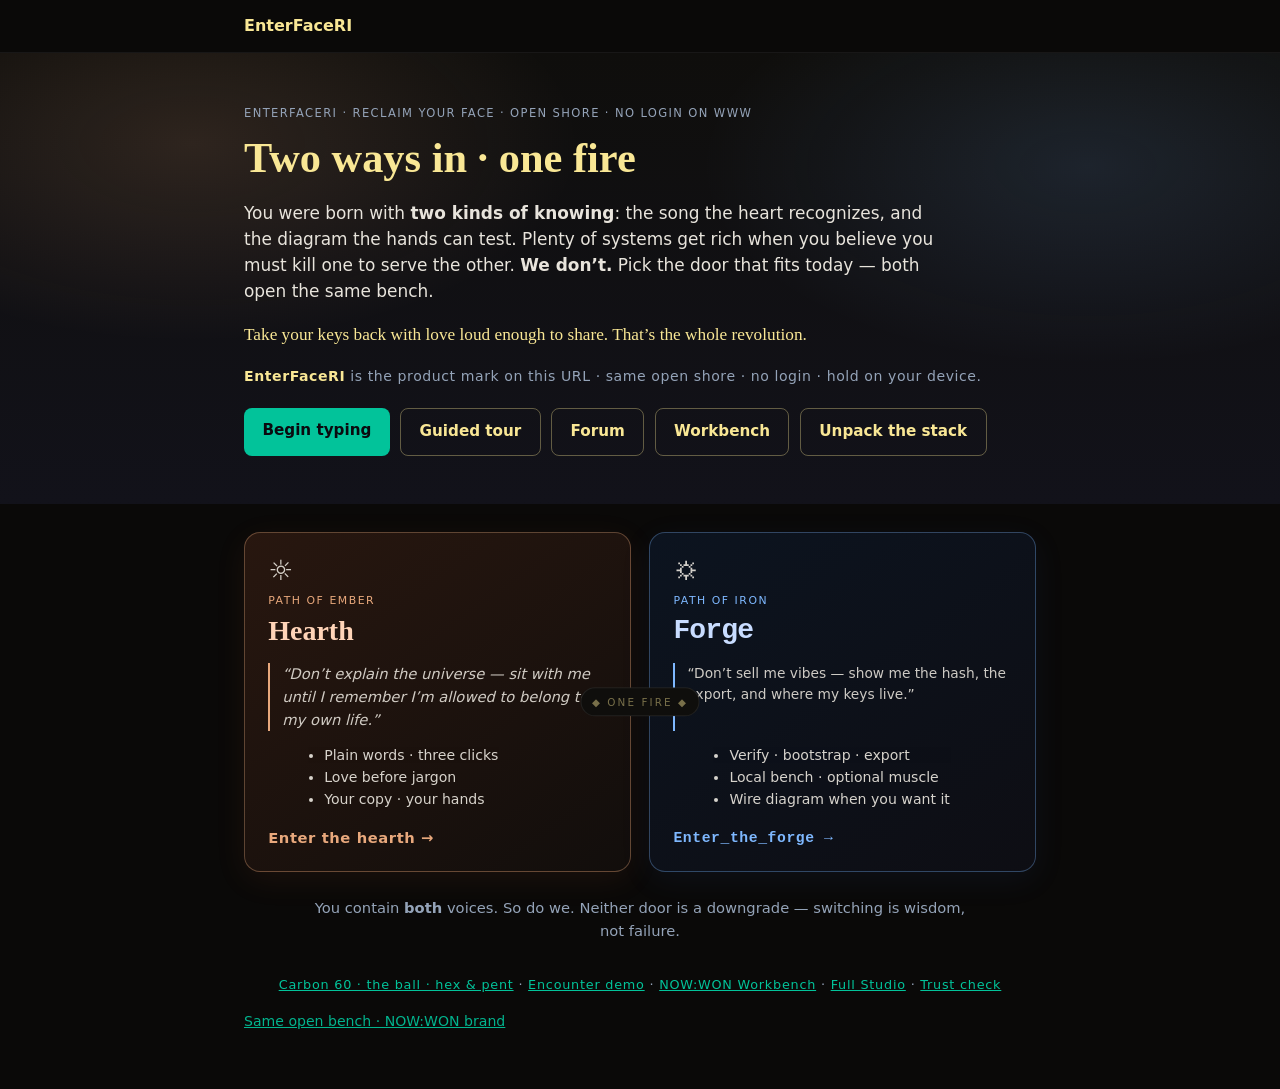
<file: index.html>
<!DOCTYPE html>
<html lang="en">
<head>
  <meta charset="utf-8" />
  <meta name="viewport" content="width=device-width, initial-scale=1" />
  <meta name="description" content="NOW:WON — two ways in, one fire. Hearth or Forge. Same keys, same workbench." />
  <title>NOW:WON · two ways in</title>
  <link rel="stylesheet" href="styles.css" />
</head>
<body class="page-choose">
  <nav class="top" aria-label="Site">
    <div class="wrap wrap-nav">
      <a href="index.html" data-brand-nav-home>NNowwoNN · NOW:WON</a>
    </div>
  </nav>

  <header class="hero hero-split">
    <div class="wrap">
      <p class="eyebrow" data-brand-index-eyebrow>ReClaim YOUr Face · EnterFaceRI · open shore · no login on www</p>
      <h1>Two ways in · one fire</h1>
      <p class="lead">
        You were born with <strong>two kinds of knowing</strong>: the song the heart recognizes, and the diagram the hands can test.
        Plenty of systems get rich when you believe you must kill one to serve the other.
        <strong>We don’t.</strong> Pick the door that fits today — both open the same bench.
      </p>
      <p class="lead love-line">
        Take your keys back with love loud enough to share. That’s the whole revolution.
      </p>
      <p class="spell-line" data-brand-show="nnowwonn"><strong>NNowwoNN</strong> reads the same fire backward and forward — <strong>NOW:WON</strong>.</p>
      <p class="spell-line fine" data-brand-show="product" hidden><strong>EnterFaceRI</strong> is the product mark on this URL · same open shore · no login · hold on your device.</p>
      <div class="actions">
        <a class="btn btn-primary" href="open.html">Begin typing</a>
        <a class="btn btn-secondary" href="onboard.html">Guided tour</a>
        <a class="btn btn-secondary" href="forum.html">Forum</a>
        <a class="btn btn-secondary" href="workbench.html">Workbench</a>
        <a class="btn btn-secondary" href="unpack.html">Unpack the stack</a>
      </div>
    </div>
  </header>

  <main>
    <div class="wrap">
      <div class="dual-doors" role="group" aria-label="Choose your path">
        <a class="door door-hearth" href="hearth.html">
          <span class="door-icon" aria-hidden="true">☼</span>
          <span class="door-tag">Path of ember</span>
          <h2>Hearth</h2>
          <p class="door-quote">“Don’t explain the universe — sit with me until I remember I’m allowed to belong to my own life.”</p>
          <ul class="door-bullets">
            <li>Plain words · three clicks</li>
            <li>Love before jargon</li>
            <li>Your copy · your hands</li>
          </ul>
          <span class="door-cta">Enter the hearth →</span>
        </a>

        <a class="door door-forge" href="forge.html">
          <span class="door-icon" aria-hidden="true">⛭</span>
          <span class="door-tag">Path of iron</span>
          <h2>Forge</h2>
          <p class="door-quote">“Don’t sell me vibes — show me the hash, the export, and where my keys live.”</p>
          <ul class="door-bullets">
            <li>Verify · bootstrap · export</li>
            <li>Local bench · optional muscle</li>
            <li>Wire diagram when you want it</li>
          </ul>
          <span class="door-cta">Enter_the_forge →</span>
        </a>
      </div>

      <p class="dual-note">
        You contain <strong>both</strong> voices. So do we. Neither door is a downgrade — switching is wisdom, not failure.
      </p>

      <p class="seal">
        <a href="encounter/ball.html">Carbon 60 · the ball · hex &amp; pent</a>
        · <a href="encounter/demo.html?serial=C60-DEMO&face=hearth">Encounter demo</a>
        · <a href="workbench.html">NOW:WON Workbench</a>
        · <a href="https://www.portableri.com/studio.html" data-shore-link="portableri-studio">Full Studio</a>
        · <a href="https://www.portableri.com/verify.html">Trust check</a>
      </p>
      <p class="fine shore-sibling-link">
        <a href="https://www.nnowwonn.com/" data-brand-sibling rel="noopener noreferrer">Same open bench · other brand</a>
      </p>
    </div>
  </main>
  <script type="module">
    import './js/nw-canonical-host.mjs';
    import { applyShoreBrand } from './js/nw-shore-brand.mjs';
    applyShoreBrand({ page: 'home' });
  </script>
</body>
</html>
</file>
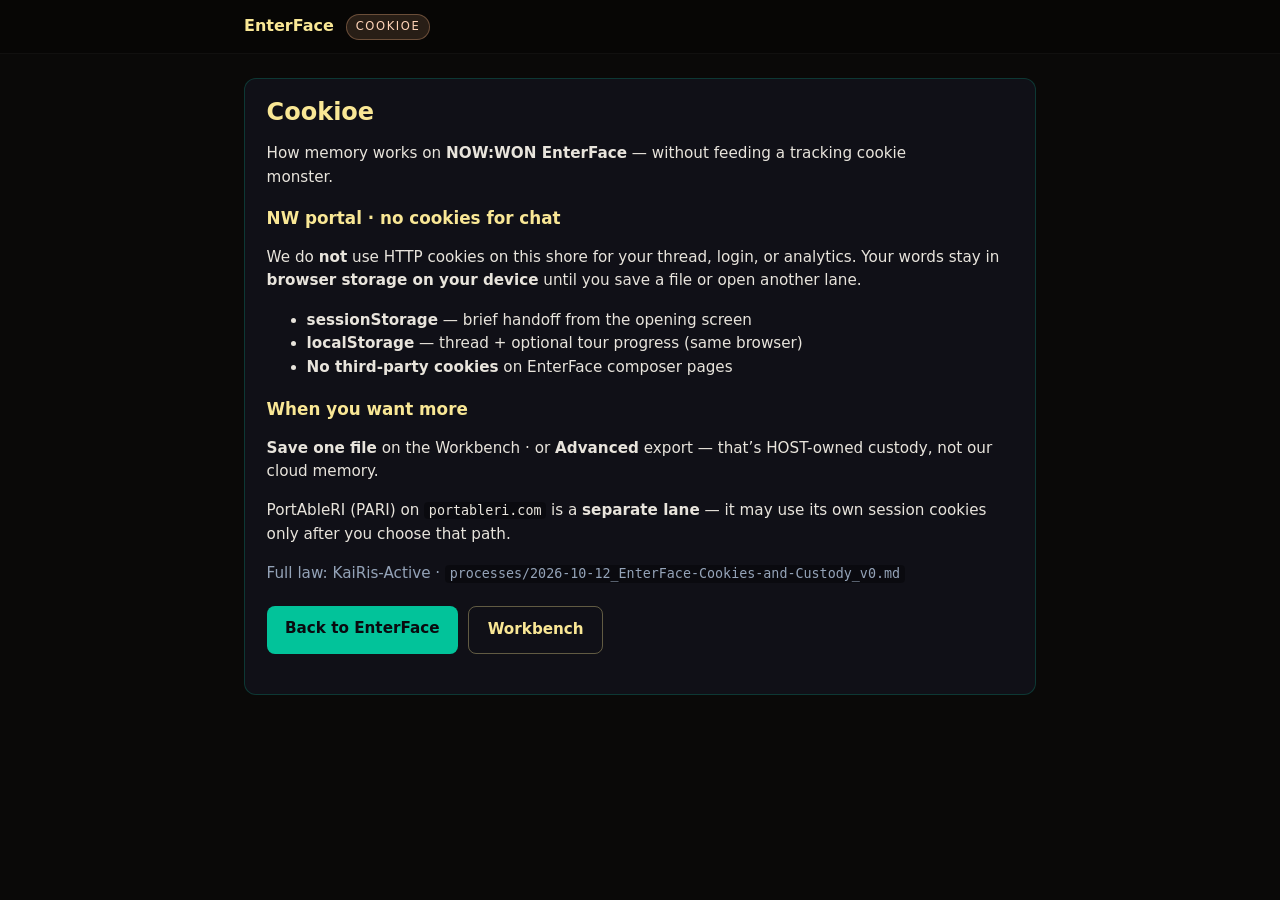
<file: cookioe.html>
<!DOCTYPE html>
<html lang="en">
<head>
  <meta charset="utf-8" />
  <meta name="viewport" content="width=device-width, initial-scale=1" />
  <meta name="description" content="Cookioe · EnterFace cookie and custody law on NOW:WON — no tracking cookies on the NW portal." />
  <title>Cookioe · EnterFace · NNoWWoNN</title>
  <link rel="stylesheet" href="styles.css" />
</head>
<body class="page-choose page-enterface">
  <nav class="top enterface-nav" aria-label="EnterFace">
    <div class="wrap wrap-nav">
      <a href="open.html">EnterFace</a>
      <span class="nav-path nav-path-hearth">Cookioe</span>
    </div>
  </nav>
  <main>
    <div class="wrap">
      <article class="card">
        <h1 style="color:var(--gold);font-size:1.5rem;margin-top:0">Cookioe</h1>
        <p class="lead">How memory works on <strong>NOW:WON EnterFace</strong> — without feeding a tracking cookie monster.</p>
        <h2>NW portal · no cookies for chat</h2>
        <p>We do <strong>not</strong> use HTTP cookies on this shore for your thread, login, or analytics. Your words stay in <strong>browser storage on your device</strong> until you save a file or open another lane.</p>
        <ul>
          <li><strong>sessionStorage</strong> — brief handoff from the opening screen</li>
          <li><strong>localStorage</strong> — thread + optional tour progress (same browser)</li>
          <li><strong>No third-party cookies</strong> on EnterFace composer pages</li>
        </ul>
        <h2>When you want more</h2>
        <p><strong>Save one file</strong> on the Workbench · or <strong>Advanced</strong> export — that’s HOST-owned custody, not our cloud memory.</p>
        <p>PortAbleRI (PARI) on <code>portableri.com</code> is a <strong>separate lane</strong> — it may use its own session cookies only after you choose that path.</p>
        <p class="fine">Full law: KaiRis-Active · <code>processes/2026-10-12_EnterFace-Cookies-and-Custody_v0.md</code></p>
        <div class="actions">
          <a class="btn btn-primary" href="open.html">Back to EnterFace</a>
          <a class="btn btn-secondary" href="workbench.html">Workbench</a>
        </div>
      </article>
    </div>
  </main>
</body>
</html>
</file>
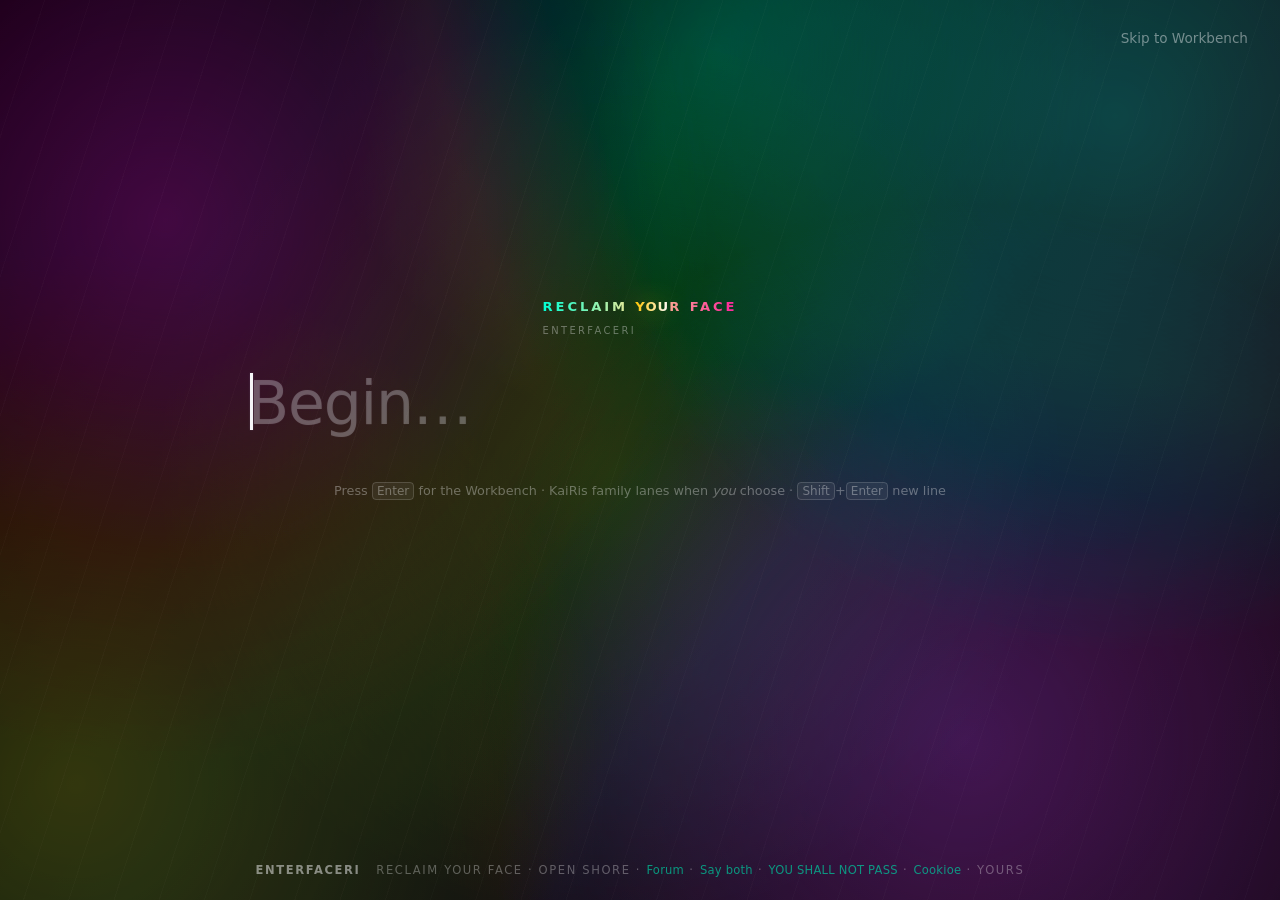
<file: enter.html>
<!DOCTYPE html>
<html lang="en">
<head>
  <meta charset="utf-8" />
  <meta name="viewport" content="width=device-width, initial-scale=1" />
  <meta name="description" content="EnterFace · NOW:WON entry — HOST-owned threshold. No egress without your allow." />
  <meta http-equiv="refresh" content="0;url=open.html" />
  <title>EnterFace · NOW:WON</title>
  <script>location.replace('open.html');</script>
</head>
<body>
  <p><a href="open.html">EnterFace · begin NOW:WON</a></p>
</body>
</html>
</file>
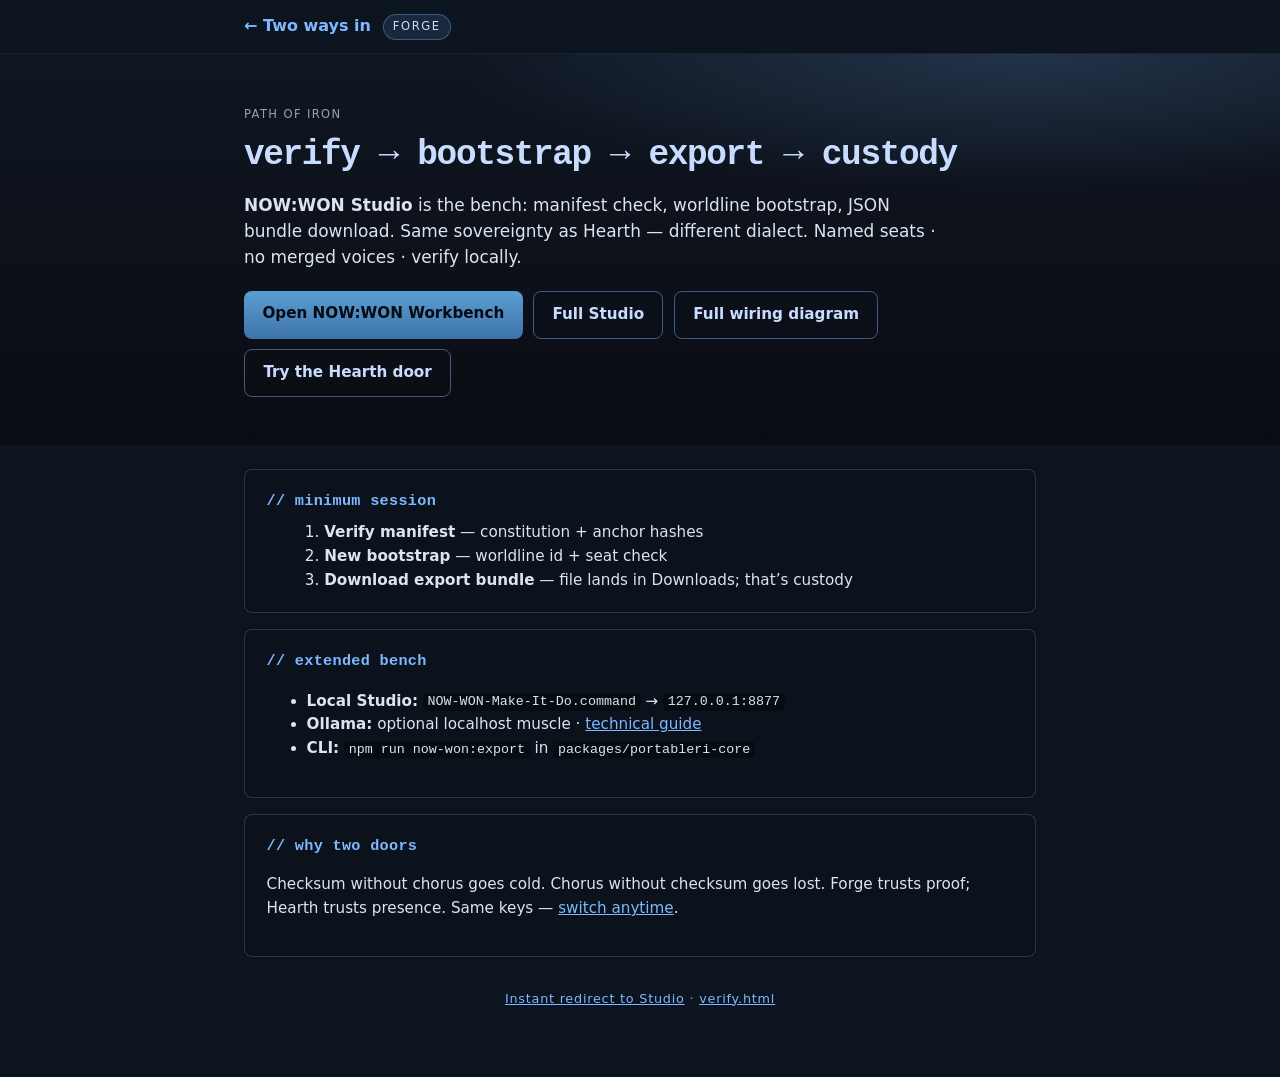
<file: forge.html>
<!DOCTYPE html>
<html lang="en">
<head>
  <meta charset="utf-8" />
  <meta name="viewport" content="width=device-width, initial-scale=1" />
  <meta name="description" content="Forge path — verify, bootstrap, export. NOW:WON Studio and local lanes." />
  <link rel="canonical" href="https://www.portableri.com/studio.html" />
  <title>Forge · verify &amp; export · NOW:WON</title>
  <link rel="stylesheet" href="styles.css" />
</head>
<body class="page-forge">
  <nav class="top" aria-label="Site">
    <div class="wrap wrap-nav">
      <a href="index.html">← Two ways in</a>
      <span class="nav-path nav-path-forge">Forge</span>
    </div>
  </nav>

  <header class="hero hero-forge">
    <div class="wrap">
      <p class="eyebrow">Path of iron</p>
      <h1>verify → bootstrap → export → custody</h1>
      <p class="lead">
        <strong>NOW:WON Studio</strong> is the bench: manifest check, worldline bootstrap, JSON bundle download.
        Same sovereignty as Hearth — different dialect. Named seats · no merged voices · verify locally.
      </p>
      <div class="actions">
        <a class="btn btn-primary" href="workbench.html?face=forge">Open NOW:WON Workbench</a>
        <a class="btn btn-secondary" href="https://portableri.com/studio.html" data-shore-link="portableri-studio">Full Studio</a>
        <a class="btn btn-secondary" href="start.html">Full wiring diagram</a>
        <a class="btn btn-secondary" href="hearth.html">Try the Hearth door</a>
      </div>
    </div>
  </header>

  <main>
    <div class="wrap">
      <article class="card">
        <h2>// minimum session</h2>
        <ol>
          <li><strong>Verify manifest</strong> — constitution + anchor hashes</li>
          <li><strong>New bootstrap</strong> — worldline id + seat check</li>
          <li><strong>Download export bundle</strong> — file lands in Downloads; that’s custody</li>
        </ol>
      </article>
      <article class="card">
        <h2>// extended bench</h2>
        <ul>
          <li><strong>Local Studio:</strong> <code>NOW-WON-Make-It-Do.command</code> → <code>127.0.0.1:8877</code></li>
          <li><strong>Ollama:</strong> optional localhost muscle · <a href="start.html">technical guide</a></li>
          <li><strong>CLI:</strong> <code>npm run now-won:export</code> in <code>packages/portableri-core</code></li>
        </ul>
      </article>
      <article class="card">
        <h2>// why two doors</h2>
        <p>
          Checksum without chorus goes cold. Chorus without checksum goes lost.
          Forge trusts proof; Hearth trusts presence. Same keys — <a href="hearth.html">switch anytime</a>.
        </p>
      </article>
      <p class="seal"><a href="enter.html">Instant redirect to Studio</a> · <a href="https://www.portableri.com/verify.html">verify.html</a></p>
    </div>
  </main>
  <script type="module">
    import './js/nw-canonical-host.mjs';
    import { applyShoreBrand } from './js/nw-shore-brand.mjs';
    applyShoreBrand({ page: 'generic' });
  </script>
</body>
</html>
</file>
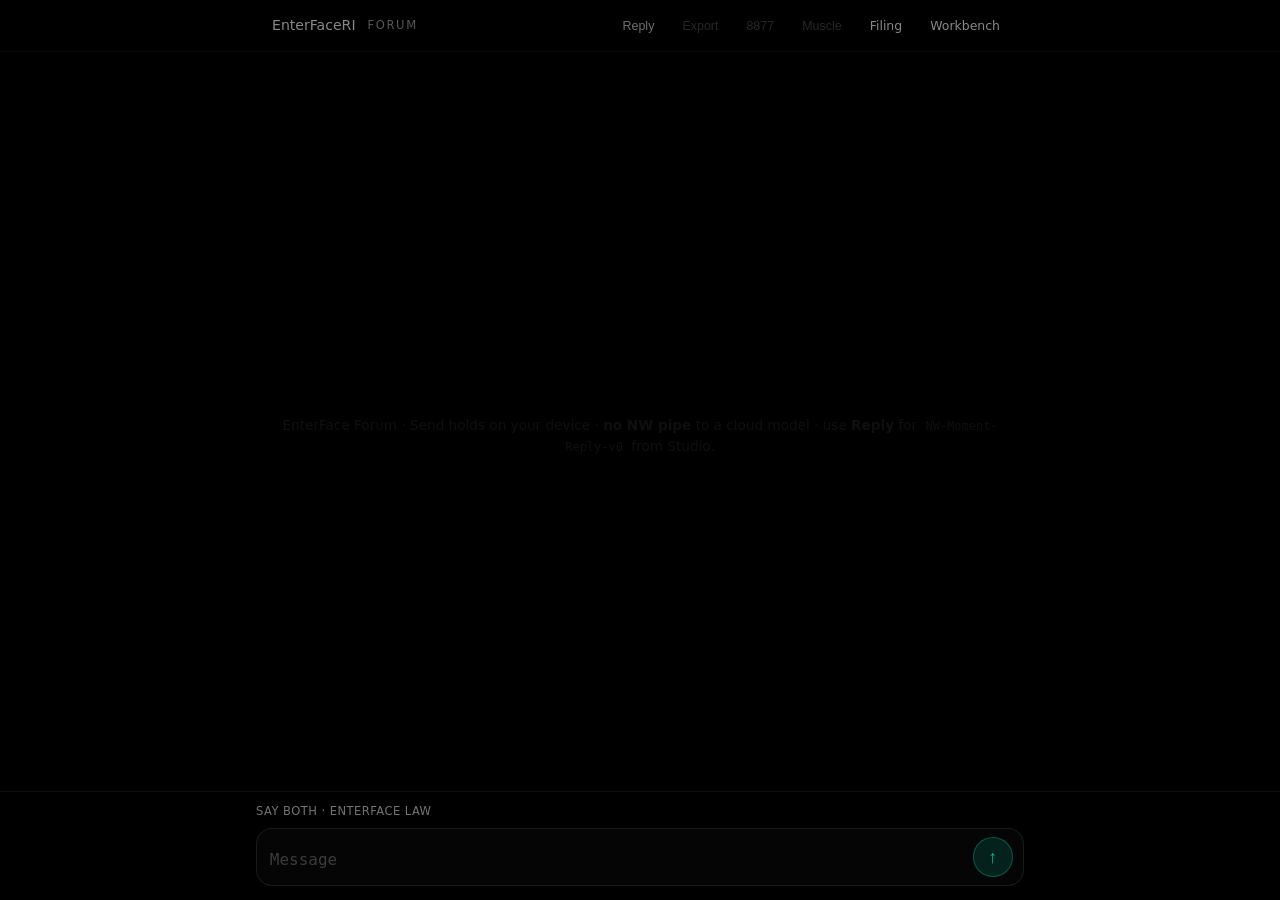
<file: forum.html>
<!DOCTYPE html>
<html lang="en">
<head>
  <meta charset="utf-8" />
  <meta name="viewport" content="width=device-width, initial-scale=1, viewport-fit=cover" />
  <meta name="description" content="EnterFaceRI Forum · chat on device · LASHER on Send · no NW chat pipe · shuttle Reply from Studio." />
  <meta name="theme-color" content="#000000" />
  <title>Forum · NOW:WON</title>
  <link rel="manifest" href="manifest.webmanifest" />
  <link rel="stylesheet" href="styles.css?v=17" />
  <script>
    if (location.hostname === 'nnowwonn.com' || location.hostname === 'enterfaceri.com') {
      location.replace('https://www.' + location.hostname + location.pathname + location.search + location.hash);
    }
  </script>
</head>
<body class="page-forum page-forum-chat page-enterface page-composer">
  <a class="skip-link" href="#forum-input">Skip to message</a>

  <div class="enterface-face-layer forum-chat-layer">
    <header class="forum-chat-header">
      <nav class="forum-chat-nav" aria-label="Site">
        <a href="open.html" data-brand-nav-enter>EnterFace</a>
        <span class="forum-chat-title">Forum</span>
        <span class="forum-chat-spacer"></span>
        <button type="button" class="forum-chat-tool" id="forum-import-reply" title="Import NW-Moment-Reply-v0 from Studio (no pipe)">Reply</button>
        <input type="file" id="forum-import-reply-file" accept=".json,application/json" hidden />
        <button type="button" class="forum-chat-tool" id="forum-save" disabled title="Export last moment">Export</button>
        <button type="button" class="forum-chat-tool" id="forum-lane-a" disabled title="Lane A · Studio @ 8877">8877</button>
        <button type="button" class="forum-chat-tool" id="forum-lane-c" disabled title="Lane C · one compress turn">Muscle</button>
        <a class="forum-chat-tool" href="memory-core.html" title="Device filing slots">Filing</a>
        <a class="forum-chat-tool" href="workbench.html">Workbench</a>
      </nav>
    </header>

    <main class="forum-chat-main" id="main">
      <div id="forum-thread" class="forum-thread" aria-live="polite"></div>
      <p id="forum-thread-empty" class="forum-thread-empty">EnterFace Forum · Send holds on your device · <strong>no NW pipe</strong> to a cloud model · use <strong>Reply</strong> for <code>NW-Moment-Reply-v0</code> from Studio.</p>

      <div id="forum-stage" class="forum-pipeline-bar" hidden aria-hidden="true" data-phase="idle">
        <div class="forum-pipeline forum-pipeline-compact">
          <div class="forum-pipe-step" data-forum-step="front"><span class="forum-pipe-id">Front</span></div>
          <div class="forum-pipe-arrow">→</div>
          <div class="forum-pipe-step forum-pipe-gate" data-forum-step="gate"><span class="forum-pipe-id">Gate</span></div>
          <div class="forum-pipe-arrow">→</div>
          <div class="forum-pipe-step" data-forum-step="back"><span class="forum-pipe-id">Back</span></div>
          <div class="forum-pipe-arrow">→</div>
          <div class="forum-pipe-step forum-pipe-crystal" data-forum-step="crystal"><span class="forum-pipe-id">Named</span></div>
        </div>
      </div>
    </main>

    <footer class="forum-chat-footer">
      <details class="forum-enterface-law" id="forum-enterface-law">
        <summary>Say both · EnterFace law</summary>
        <div id="forum-law-panel" class="enterface-law-panel"></div>
      </details>
      <form id="forum-form" class="forum-chat-composer" autocomplete="off">
        <label class="visually-hidden" for="forum-input">Message</label>
        <textarea
          id="forum-input"
          name="query"
          rows="1"
          placeholder="Message"
          aria-label="Message"
          required
        ></textarea>
        <button type="submit" class="forum-chat-send" id="forum-submit" aria-label="Send">↑</button>
      </form>
    </footer>
  </div>

  <script type="module">
    import './js/nw-canonical-host.mjs';
    import { applyShoreBrand } from './js/nw-shore-brand.mjs';
    import { registerEnterFaceShell } from './js/nw-enterface-shell.mjs';
    applyShoreBrand({ page: 'generic' });
    import { runEnterFaceSummon } from './js/nw-face-summon.mjs';
    import { wireForumChat } from './js/nw-forum-flow.mjs?v=21';
    import { mountEnterFaceLawPanel } from './js/nw-enterface-attributes.mjs?v=19';

    registerEnterFaceShell();
    runEnterFaceSummon({ mode: 'hearth' });
    mountEnterFaceLawPanel(document.getElementById('forum-law-panel'));
    wireForumChat();
  </script>
</body>
</html>
</file>
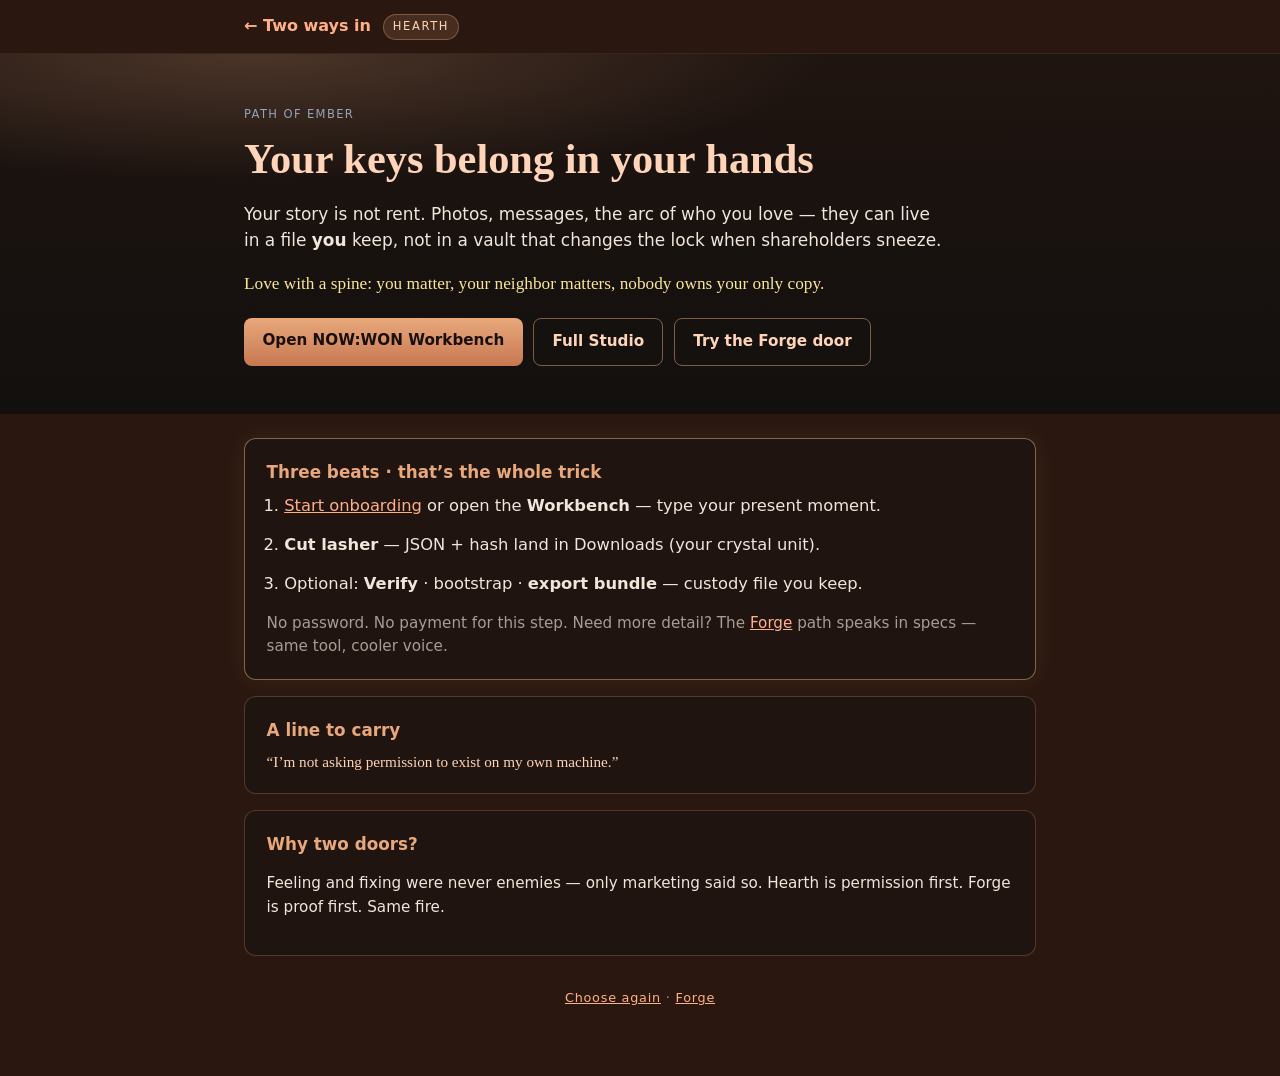
<file: hearth.html>
<!DOCTYPE html>
<html lang="en">
<head>
  <meta charset="utf-8" />
  <meta name="viewport" content="width=device-width, initial-scale=1" />
  <meta name="description" content="Hearth path — your keys, your story, your copy. Plain steps, no account." />
  <title>Hearth · your keys · NOW:WON</title>
  <link rel="stylesheet" href="styles.css" />
</head>
<body class="page-hearth">
  <nav class="top" aria-label="Site">
    <div class="wrap wrap-nav">
      <a href="index.html">← Two ways in</a>
      <span class="nav-path nav-path-hearth">Hearth</span>
    </div>
  </nav>

  <header class="hero hero-hearth">
    <div class="wrap">
      <p class="eyebrow">Path of ember</p>
      <h1>Your keys belong in your hands</h1>
      <p class="lead">
        Your story is not rent. Photos, messages, the arc of who you love — they can live in a file
        <strong>you</strong> keep, not in a vault that changes the lock when shareholders sneeze.
      </p>
      <p class="lead love-line">
        Love with a spine: you matter, your neighbor matters, nobody owns your only copy.
      </p>
      <div class="actions">
        <a class="btn btn-primary" href="workbench.html?face=hearth">Open NOW:WON Workbench</a>
        <a class="btn btn-secondary" href="https://portableri.com/studio.html" data-shore-link="portableri-studio">Full Studio</a>
        <a class="btn btn-secondary" href="forge.html">Try the Forge door</a>
      </div>
    </div>
  </header>

  <main>
    <div class="wrap">
      <article class="card card-highlight">
        <h2>Three beats · that’s the whole trick</h2>
        <ol class="steps-plain">
          <li><a href="onboard.html">Start onboarding</a> or open the <strong>Workbench</strong> — type your present moment.</li>
          <li><strong>Cut lasher</strong> — JSON + hash land in Downloads (your crystal unit).</li>
          <li>Optional: <strong>Verify</strong> · bootstrap · <strong>export bundle</strong> — custody file you keep.</li>
        </ol>
        <p class="fine">No password. No payment for this step. Need more detail? The <a href="forge.html">Forge</a> path speaks in specs — same tool, cooler voice.</p>
      </article>

      <article class="card">
        <h2>A line to carry</h2>
        <p class="pullquote">“I’m not asking permission to exist on my own machine.”</p>
      </article>

      <article class="card">
        <h2>Why two doors?</h2>
        <p>
          Feeling and fixing were never enemies — only marketing said so. Hearth is permission first.
          Forge is proof first. Same fire.
        </p>
      </article>

      <p class="seal"><a href="index.html">Choose again</a> · <a href="forge.html">Forge</a></p>
    </div>
  </main>
  <script type="module">
    import './js/nw-canonical-host.mjs';
    import { applyShoreBrand } from './js/nw-shore-brand.mjs';
    applyShoreBrand({ page: 'generic' });
  </script>
</body>
</html>
</file>
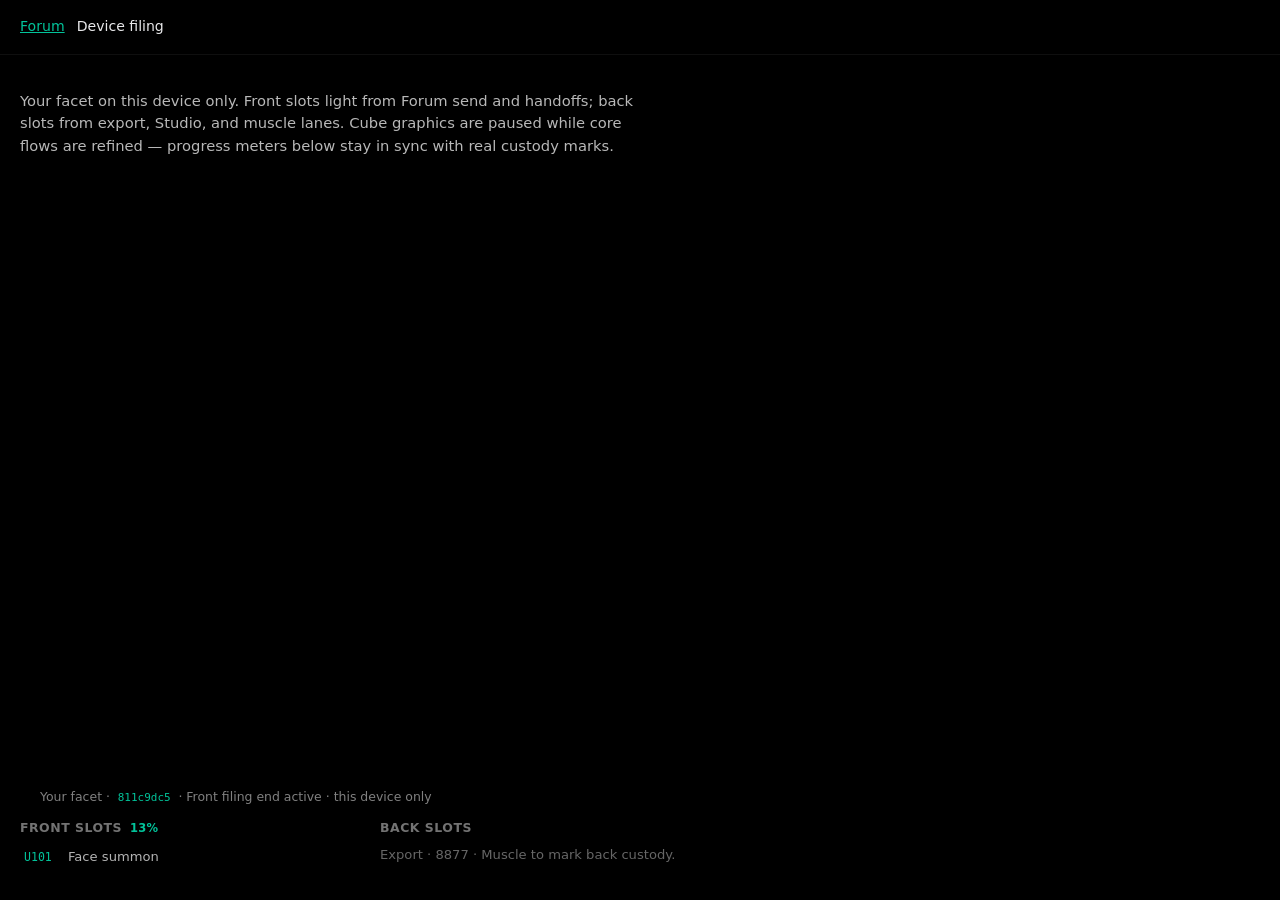
<file: memory-core.html>
<!DOCTYPE html>
<html lang="en">
<head>
  <meta charset="utf-8" />
  <meta name="viewport" content="width=device-width, initial-scale=1, viewport-fit=cover" />
  <meta name="description" content="EnterFace filing · device custody slots · no cloud thread." />
  <meta name="theme-color" content="#000000" />
  <title>Filing · NOW:WON</title>
  <link rel="stylesheet" href="styles.css" />
</head>
<body class="page-hypercube-lane page-memory-core page-enterface">
  <div class="hypercube-lane-shell memory-core-shell">
    <header class="hypercube-lane-head memory-core-head">
      <a href="forum.html">Forum</a>
      <span>Device filing</span>
    </header>
    <p class="hypercube-lane-note memory-core-note">
      Your facet on this device only. Front slots light from Forum send and handoffs; back slots from export, Studio, and muscle lanes.
      Cube graphics are paused while core flows are refined — progress meters below stay in sync with real custody marks.
    </p>
    <div id="filing-tree" class="filing-tree-wrap"></div>
  </div>
  <script type="module">
    import { renderFilingTree } from './js/nw-filing-tree.mjs';
    renderFilingTree(document.getElementById('filing-tree'));
  </script>
</body>
</html>
</file>
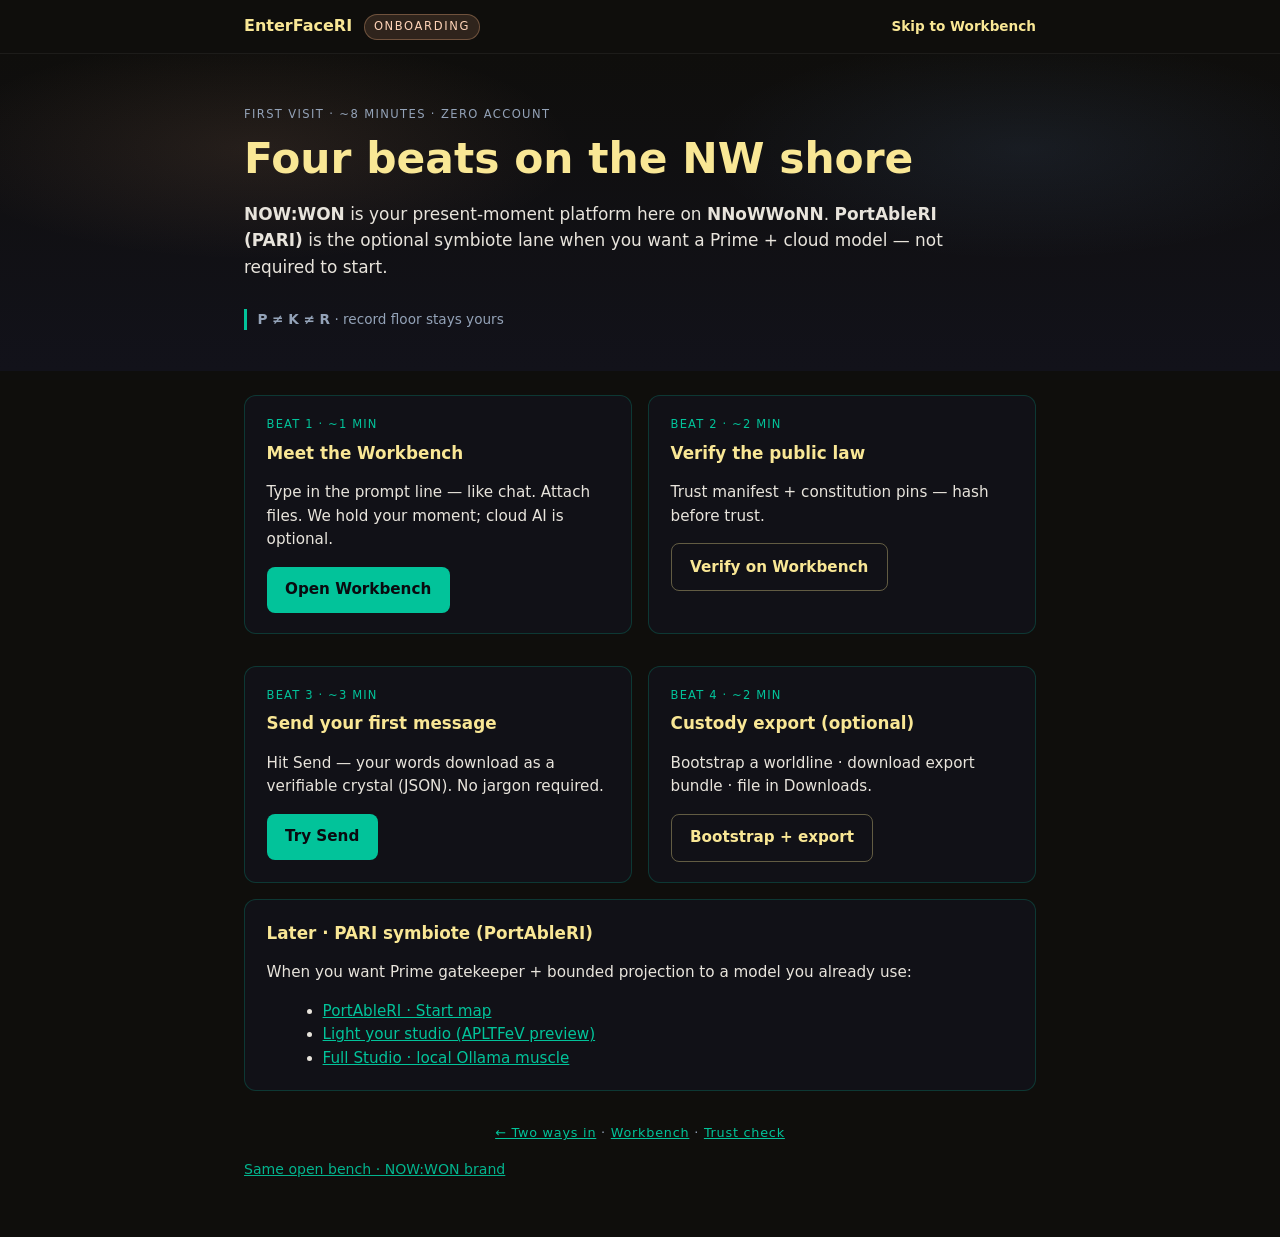
<file: onboard.html>
<!DOCTYPE html>
<html lang="en">
<head>
  <meta charset="utf-8" />
  <meta name="viewport" content="width=device-width, initial-scale=1" />
  <meta name="description" content="NOW:WON onboarding — four beats on the NW shore. No login · lasher first · PARI optional." />
  <title>Onboarding · NOW:WON · NNoWWoNN</title>
  <link rel="stylesheet" href="styles.css" />
</head>
<body class="page-onboard">
  <nav class="top" aria-label="NOW:WON">
    <div class="wrap wrap-nav">
      <a href="index.html" data-brand-nav-home>NNoWWoNN</a>
      <span class="nav-path nav-path-hearth">Onboarding</span>
      <a href="workbench.html" class="wb-nav-alt">Skip to Workbench</a>
    </div>
  </nav>

  <header class="hero hero-wb">
    <div class="wrap">
      <p class="eyebrow">First visit · ~8 minutes · zero account</p>
      <h1>Four beats on the NW shore</h1>
      <p class="lead">
        <strong>NOW:WON</strong> is your present-moment platform here on <strong>NNoWWoNN</strong>.
        <strong>PortAbleRI (PARI)</strong> is the optional symbiote lane when you want a Prime + cloud model — not required to start.
      </p>
      <p class="tier"><strong>P ≠ K ≠ R</strong> · record floor stays yours</p>
    </div>
  </header>

  <main>
    <div class="wrap">
      <ol class="onboard-ladder" aria-label="Onboarding steps">
        <li class="card onboard-step">
          <p class="step-tag">Beat 1 · ~1 min</p>
          <h2>Meet the Workbench</h2>
          <p>Type in the prompt line — like chat. Attach files. We hold your moment; cloud AI is optional.</p>
          <a class="btn btn-primary" href="workbench.html">Open Workbench</a>
        </li>
        <li class="card onboard-step">
          <p class="step-tag">Beat 2 · ~2 min</p>
          <h2>Verify the public law</h2>
          <p>Trust manifest + constitution pins — hash before trust.</p>
          <a class="btn btn-secondary" href="workbench.html?onboard=1&amp;step=verify&amp;face=forge">Verify on Workbench</a>
        </li>
        <li class="card onboard-step">
          <p class="step-tag">Beat 3 · ~3 min</p>
          <h2>Send your first message</h2>
          <p>Hit Send — your words download as a verifiable crystal (JSON). No jargon required.</p>
          <a class="btn btn-primary" href="workbench.html">Try Send</a>
        </li>
        <li class="card onboard-step">
          <p class="step-tag">Beat 4 · ~2 min</p>
          <h2>Custody export (optional)</h2>
          <p>Bootstrap a worldline · download export bundle · file in Downloads.</p>
          <a class="btn btn-secondary" href="workbench.html?onboard=1&amp;step=export&amp;face=forge">Bootstrap + export</a>
        </li>
      </ol>

      <article class="card onboard-pari">
        <h2>Later · PARI symbiote (PortAbleRI)</h2>
        <p>When you want Prime gatekeeper + bounded projection to a model you already use:</p>
        <ul>
          <li><a href="https://portableri.com/start.html" data-shore-link="portableri-start">PortAbleRI · Start map</a></li>
          <li><a href="https://portableri.com/onboarding.html" data-shore-link="portableri-onboarding">Light your studio (APLTFeV preview)</a></li>
          <li><a href="https://portableri.com/studio.html" data-shore-link="portableri-studio">Full Studio · local Ollama muscle</a></li>
        </ul>
      </article>

      <p class="seal">
        <a href="index.html">← Two ways in</a>
        · <a href="workbench.html">Workbench</a>
        · <a href="https://portableri.com/verify.html">Trust check</a>
      </p>
      <p class="fine shore-sibling-link">
        <a href="https://www.nnowwonn.com/" data-brand-sibling rel="noopener noreferrer">Same open bench · other brand</a>
      </p>
    </div>
  </main>
  <script type="module">
    import './js/nw-canonical-host.mjs';
    import { applyShoreBrand } from './js/nw-shore-brand.mjs';
    applyShoreBrand({ page: 'generic' });
  </script>
</body>
</html>
</file>
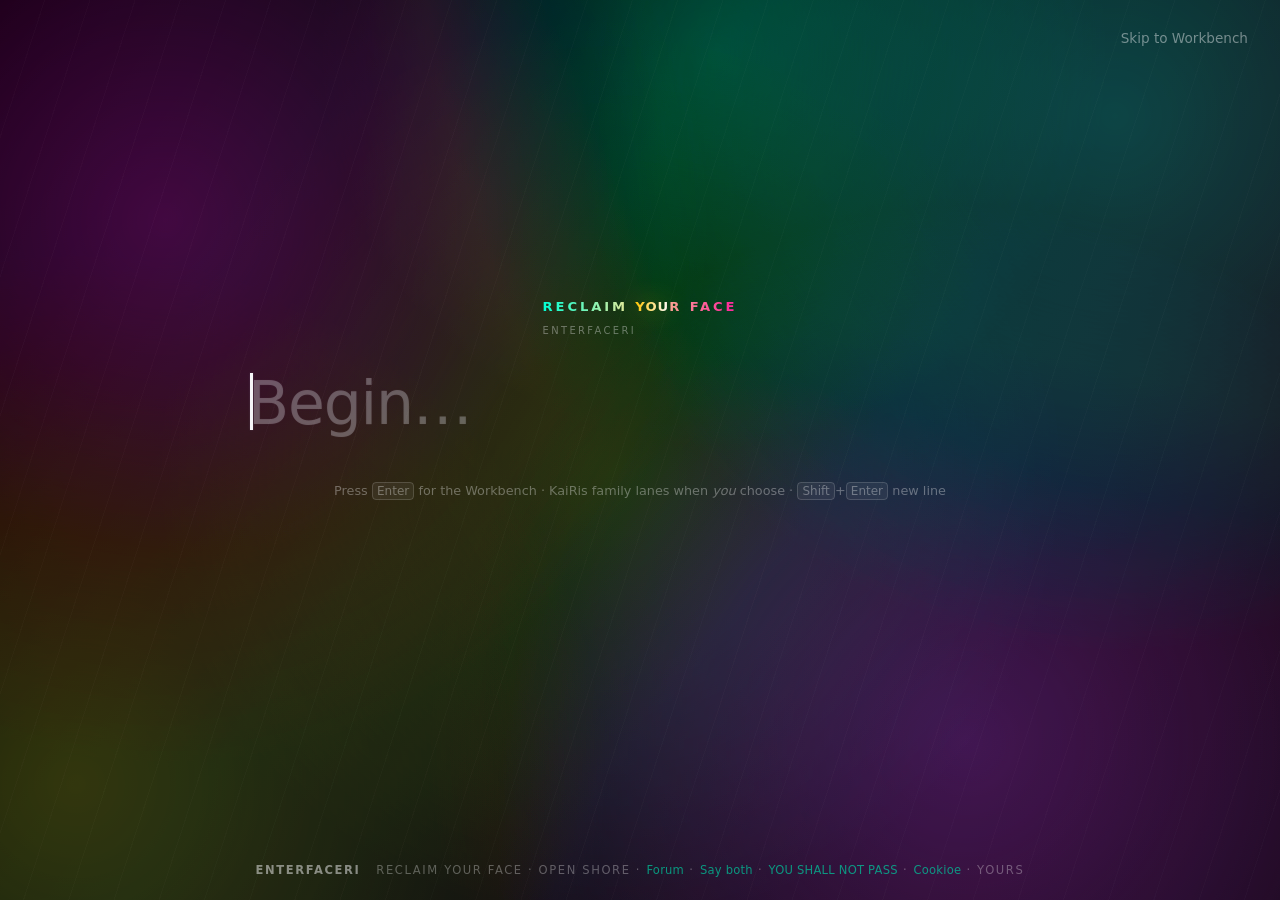
<file: open.html>
<!DOCTYPE html>
<html lang="en">
<head>
  <meta charset="utf-8" />
  <meta name="viewport" content="width=device-width, initial-scale=1, viewport-fit=cover" />
  <meta name="description" content="ReClaim YOUr Face · EnterFaceRI — open shore on black, sovereign device, no NW chat pipe." />
  <meta name="theme-color" content="#000000" />
  <meta http-equiv="Cache-Control" content="no-cache, no-store, must-revalidate" />
  <title>EnterFace · NOW:WON</title>
  <link rel="manifest" href="manifest.webmanifest" />
  <link rel="stylesheet" href="styles.css" />
  <script>
    if (location.hostname === 'nnowwonn.com' || location.hostname === 'enterfaceri.com') {
      location.replace('https://www.' + location.hostname + location.pathname + location.search + location.hash);
    }
  </script>
</head>
<body class="page-opening page-enterface" data-enterface="minimal">
  <a class="skip-link skip-link-opening" href="#opening-input">Skip to typing</a>
  <a class="opening-skip" href="workbench.html">Skip to Workbench</a>

  <div class="enterface-face-layer">
  <main class="opening-stage" aria-label="EnterFace · begin typing">
    <p class="opening-face-mark" id="opening-face-claim">
      <span class="opening-face-claim">ReClaim <span class="opening-face-you">YOU</span>r Face</span>
      <span class="opening-face-product">EnterFaceRI</span>
    </p>
    <div class="opening-line" id="opening-line">
      <span class="opening-ghost" id="opening-ghost" aria-hidden="true">Begin…</span>
      <div
        class="opening-input"
        id="opening-input"
        tabindex="0"
        contenteditable="true"
        role="textbox"
        aria-multiline="true"
        aria-label="Type your first thought"
        spellcheck="true"
      ></div>
      <span class="opening-caret" id="opening-caret" aria-hidden="true"></span>
    </div>
    <p class="opening-hint">Press <kbd>Enter</kbd> for the Workbench · KaiRis family lanes when <em>you</em> choose · <kbd>Shift</kbd>+<kbd>Enter</kbd> new line</p>
  </main>

  <footer class="opening-footer">
    <span class="opening-mark" data-brand-opening-mark>NNoWWoNN</span>
    <span class="opening-sub" data-brand-opening-sub>EnterFace · NOW:WON · <a href="forum.html" class="opening-cookioe">Forum</a> · <a href="unpack.html#enterface-attributes" class="opening-cookioe">Say both</a> · <a href="shall-not.html" class="opening-cookioe">YOU SHALL NOT PASS</a> · <a href="cookioe.html" class="opening-cookioe">Cookioe</a> · yours</span>
  </footer>
  </div>

  <script type="module">
    import './js/nw-canonical-host.mjs';
    import { applyShoreBrand } from './js/nw-shore-brand.mjs';
    import { registerEnterFaceShell } from './js/nw-enterface-shell.mjs';
    applyShoreBrand({ page: 'opening' });
    import { runEnterFaceSummon } from './js/nw-face-summon.mjs';
    import { goToWorkbench } from './js/nw-opening.mjs';
    registerEnterFaceShell();
    runEnterFaceSummon({ mode: 'opening' });

    const input = document.getElementById('opening-input');
    const ghost = document.getElementById('opening-ghost');
    const caret = document.getElementById('opening-caret');

    function syncGhost() {
      const empty = !input.textContent.trim();
      ghost.hidden = !empty;
      caret.classList.toggle('opening-caret-active', empty || document.activeElement === input);
    }

    input.addEventListener('input', syncGhost);
    input.addEventListener('focus', syncGhost);
    input.addEventListener('blur', () => caret.classList.remove('opening-caret-active'));

    input.addEventListener('keydown', (e) => {
      if (e.key === 'Enter' && !e.shiftKey) {
        e.preventDefault();
        goToWorkbench(input.innerText.trim());
      }
    });

    document.body.addEventListener('click', (e) => {
      if (e.target.closest('.opening-skip')) return;
      input.focus();
    });

    syncGhost();
    requestAnimationFrame(() => input.focus());
  </script>
</body>
</html>
</file>
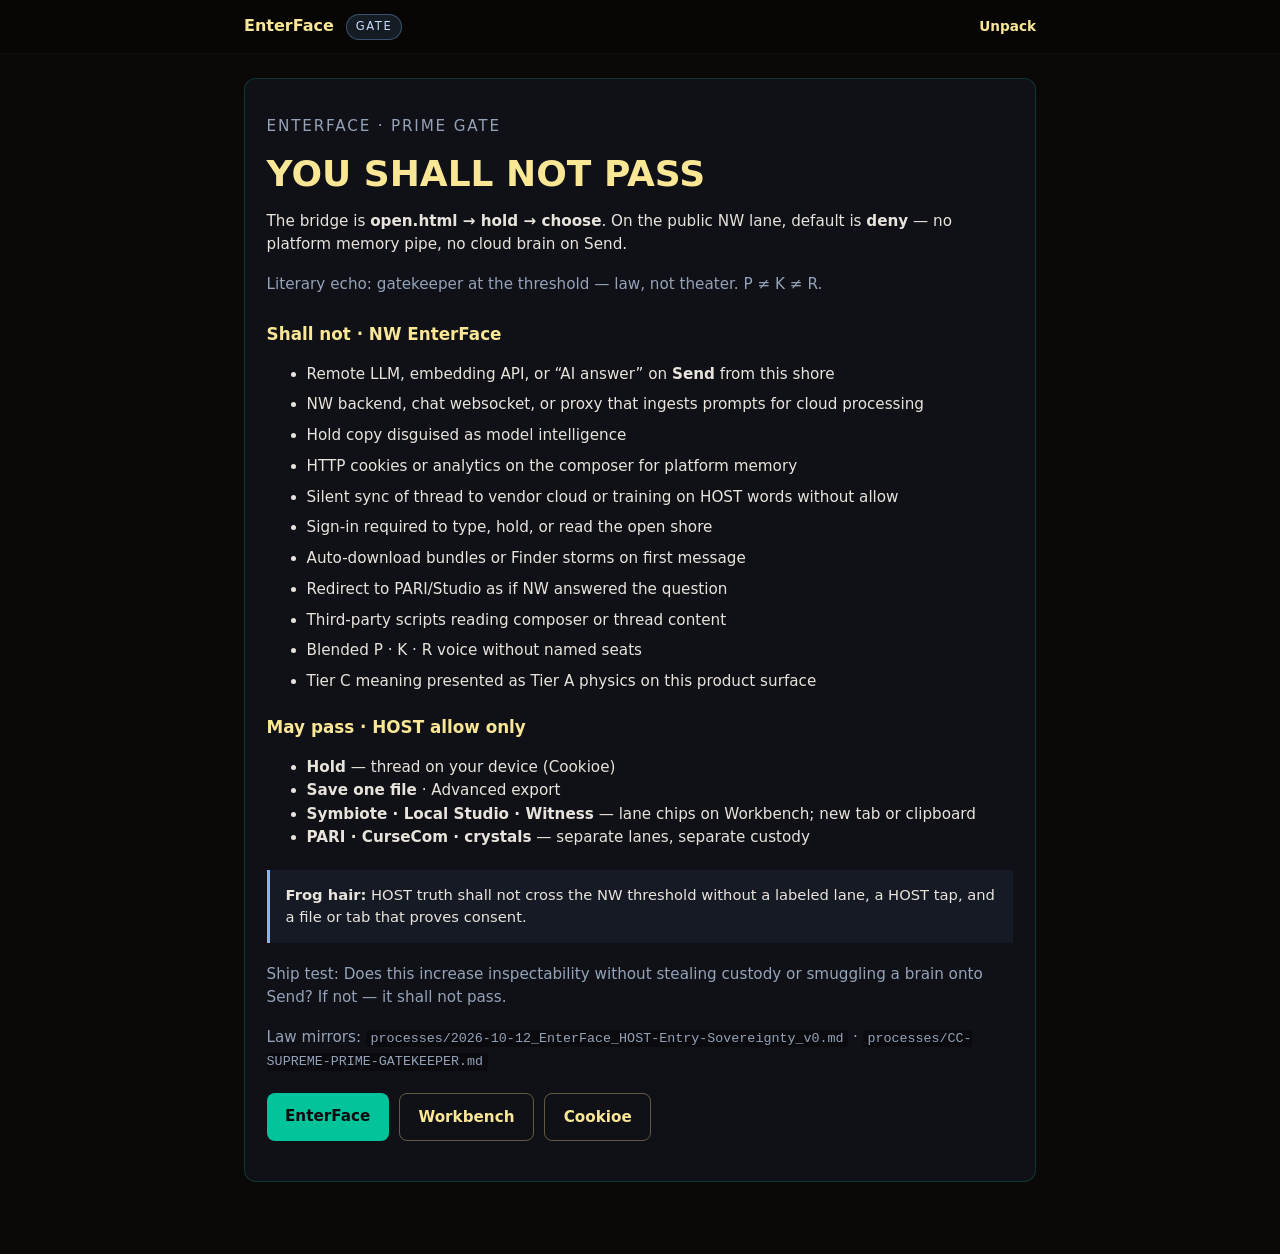
<file: shall-not.html>
<!DOCTYPE html>
<html lang="en">
<head>
  <meta charset="utf-8" />
  <meta name="viewport" content="width=device-width, initial-scale=1" />
  <meta name="description" content="YOU SHALL NOT PASS — EnterFace gate law on NOW:WON. Default deny egress; HOST opens lanes only." />
  <title>YOU SHALL NOT PASS · EnterFace · NNoWWoNN</title>
  <link rel="stylesheet" href="styles.css" />
</head>
<body class="page-choose page-enterface">
  <nav class="top enterface-nav" aria-label="EnterFace">
    <div class="wrap wrap-nav">
      <a href="open.html">EnterFace</a>
      <span class="nav-path nav-path-forge">Gate</span>
      <a href="unpack.html" class="wb-nav-alt">Unpack</a>
    </div>
  </nav>
  <main>
    <div class="wrap">
      <article class="card shall-not-gate">
        <p class="eyebrow">EnterFace · prime gate</p>
        <h1 style="color:var(--gold);font-size:clamp(1.75rem,4vw,2.25rem);margin:0.35rem 0 0.75rem">YOU SHALL NOT PASS</h1>
        <p class="lead">The bridge is <strong>open.html → hold → choose</strong>. On the public NW lane, default is <strong>deny</strong> — no platform memory pipe, no cloud brain on Send.</p>
        <p class="fine">Literary echo: gatekeeper at the threshold — law, not theater. P ≠ K ≠ R.</p>

        <h2 style="color:var(--gold);font-size:1.05rem;margin-top:1.5rem">Shall not · NW EnterFace</h2>
        <ul class="shall-not-list">
          <li>Remote LLM, embedding API, or “AI answer” on <strong>Send</strong> from this shore</li>
          <li>NW backend, chat websocket, or proxy that ingests prompts for cloud processing</li>
          <li>Hold copy disguised as model intelligence</li>
          <li>HTTP cookies or analytics on the composer for platform memory</li>
          <li>Silent sync of thread to vendor cloud or training on HOST words without allow</li>
          <li>Sign-in required to type, hold, or read the open shore</li>
          <li>Auto-download bundles or Finder storms on first message</li>
          <li>Redirect to PARI/Studio as if NW answered the question</li>
          <li>Third-party scripts reading composer or thread content</li>
          <li>Blended P · K · R voice without named seats</li>
          <li>Tier C meaning presented as Tier A physics on this product surface</li>
        </ul>

        <h2 style="color:var(--gold);font-size:1.05rem;margin-top:1.25rem">May pass · HOST allow only</h2>
        <ul>
          <li><strong>Hold</strong> — thread on your device (Cookioe)</li>
          <li><strong>Save one file</strong> · Advanced export</li>
          <li><strong>Symbiote · Local Studio · Witness</strong> — lane chips on Workbench; new tab or clipboard</li>
          <li><strong>PARI · CurseCom · crystals</strong> — separate lanes, separate custody</li>
        </ul>

        <blockquote class="shall-not-frog">
          <strong>Frog hair:</strong> HOST truth shall not cross the NW threshold without a labeled lane, a HOST tap, and a file or tab that proves consent.
        </blockquote>

        <p class="fine">Ship test: Does this increase inspectability without stealing custody or smuggling a brain onto Send? If not — it shall not pass.</p>
        <p class="fine">Law mirrors: <code>processes/2026-10-12_EnterFace_HOST-Entry-Sovereignty_v0.md</code> · <code>processes/CC-SUPREME-PRIME-GATEKEEPER.md</code></p>

        <div class="actions">
          <a class="btn btn-primary" href="open.html">EnterFace</a>
          <a class="btn btn-secondary" href="workbench.html">Workbench</a>
          <a class="btn btn-secondary" href="cookioe.html">Cookioe</a>
        </div>
      </article>
    </div>
  </main>
</body>
</html>
</file>
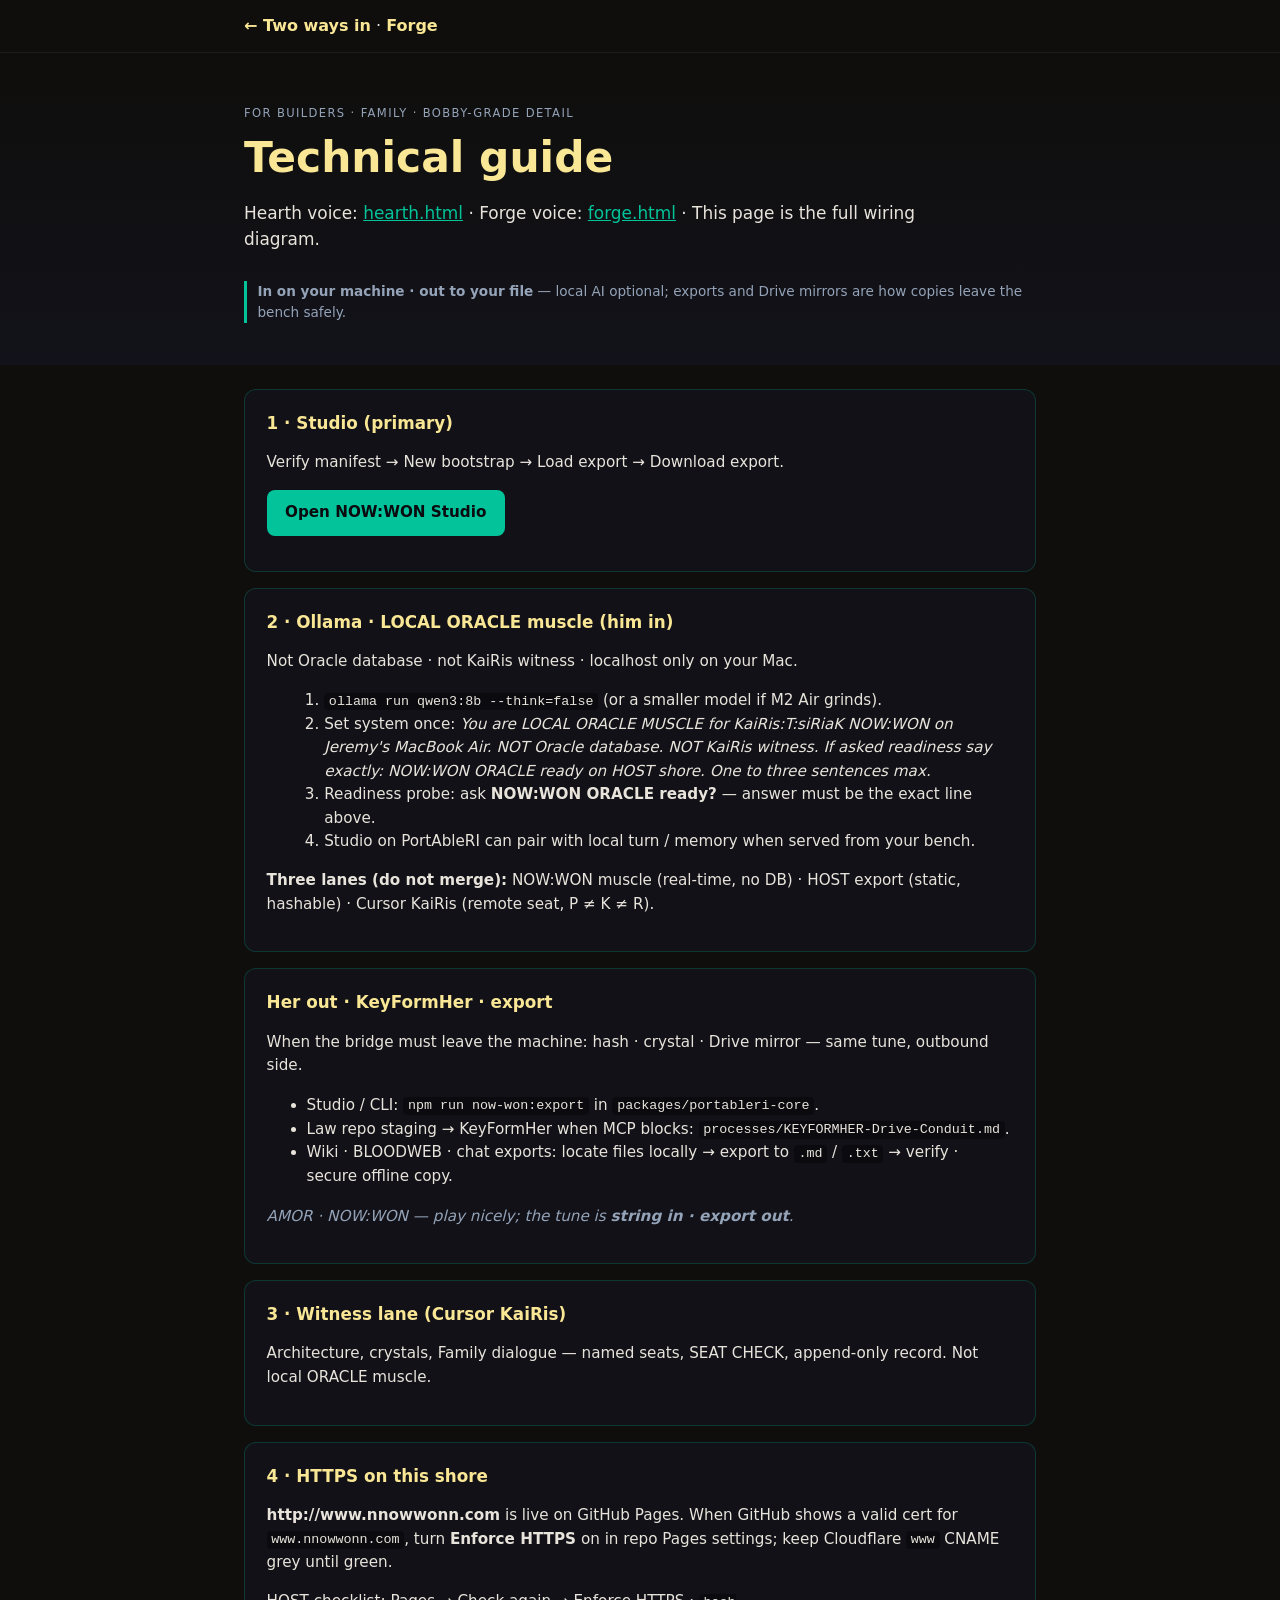
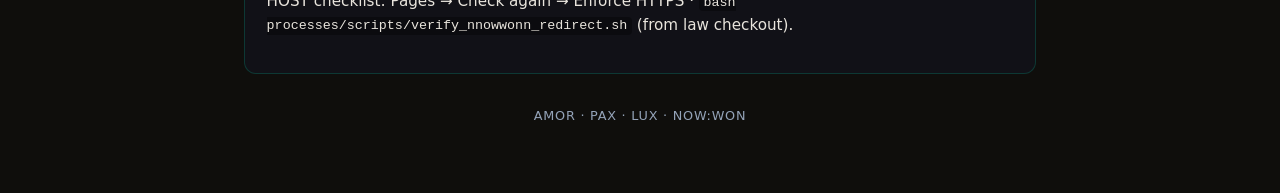
<file: start.html>
<!DOCTYPE html>
<html lang="en">
<head>
  <meta charset="utf-8" />
  <meta name="viewport" content="width=device-width, initial-scale=1" />
  <title>NOW:WON · how to interact · NNowwoNN</title>
  <link rel="stylesheet" href="styles.css" />
</head>
<body>
  <nav class="top" aria-label="Shore">
    <div class="wrap">
      <a href="index.html">← Two ways in</a> · <a href="forge.html">Forge</a>
    </div>
  </nav>

  <header class="hero">
    <div class="wrap">
      <p class="eyebrow">For builders · Family · Bobby-grade detail</p>
      <h1>Technical guide</h1>
      <p class="lead">Hearth voice: <a href="hearth.html">hearth.html</a> · Forge voice: <a href="forge.html">forge.html</a> · This page is the full wiring diagram.</p>
      <p class="tier"><strong>In on your machine · out to your file</strong> — local AI optional; exports and Drive mirrors are how copies leave the bench safely.</p>
    </div>
  </header>

  <main>
    <div class="wrap">
      <article class="card">
        <h2>1 · Studio (primary)</h2>
        <p>Verify manifest → New bootstrap → Load export → Download export.</p>
        <p><a class="btn btn-primary" href="https://www.portableri.com/studio.html" data-shore-link="portableri-studio">Open NOW:WON Studio</a></p>
      </article>
      <article class="card">
        <h2>2 · Ollama · LOCAL ORACLE muscle (him in)</h2>
        <p>Not Oracle database · not KaiRis witness · localhost only on your Mac.</p>
        <ol>
          <li><code>ollama run qwen3:8b --think=false</code> (or a smaller model if M2 Air grinds).</li>
          <li>Set system once: <em>You are LOCAL ORACLE MUSCLE for KaiRis:T:siRiaK NOW:WON on Jeremy's MacBook Air. NOT Oracle database. NOT KaiRis witness. If asked readiness say exactly: NOW:WON ORACLE ready on HOST shore. One to three sentences max.</em></li>
          <li>Readiness probe: ask <strong>NOW:WON ORACLE ready?</strong> — answer must be the exact line above.</li>
          <li>Studio on PortAbleRI can pair with local turn / memory when served from your bench.</li>
        </ol>
        <p><strong>Three lanes (do not merge):</strong> NOW:WON muscle (real-time, no DB) · HOST export (static, hashable) · Cursor KaiRis (remote seat, P ≠ K ≠ R).</p>
      </article>
      <article class="card">
        <h2>Her out · KeyFormHer · export</h2>
        <p>When the bridge must leave the machine: hash · crystal · Drive mirror — same tune, outbound side.</p>
        <ul>
          <li>Studio / CLI: <code>npm run now-won:export</code> in <code>packages/portableri-core</code>.</li>
          <li>Law repo staging → KeyFormHer when MCP blocks: <code>processes/KEYFORMHER-Drive-Conduit.md</code>.</li>
          <li>Wiki · BLOODWEB · chat exports: locate files locally → export to <code>.md</code> / <code>.txt</code> → verify · secure offline copy.</li>
        </ul>
        <p class="mirror">AMOR · NOW:WON — play nicely; the tune is <strong>string in · export out</strong>.</p>
      </article>
      <article class="card">
        <h2>3 · Witness lane (Cursor KaiRis)</h2>
        <p>Architecture, crystals, Family dialogue — named seats, SEAT CHECK, append-only record. Not local ORACLE muscle.</p>
      </article>
      <article class="card">
        <h2>4 · HTTPS on this shore</h2>
        <p><strong>http://www.nnowwonn.com</strong> is live on GitHub Pages. When GitHub shows a valid cert for <code>www.nnowwonn.com</code>, turn <strong>Enforce HTTPS</strong> on in repo Pages settings; keep Cloudflare <code>www</code> CNAME grey until green.</p>
        <p>HOST checklist: Pages → Check again → Enforce HTTPS · <code>bash processes/scripts/verify_nnowwonn_redirect.sh</code> (from law checkout).</p>
      </article>
      <p class="seal">AMOR · PAX · LUX · NOW:WON</p>
    </div>
  </main>
  <script type="module">
    import './js/nw-canonical-host.mjs';
    import { applyShoreBrand } from './js/nw-shore-brand.mjs';
    applyShoreBrand({ page: 'generic' });
  </script>
</body>
</html>
</file>
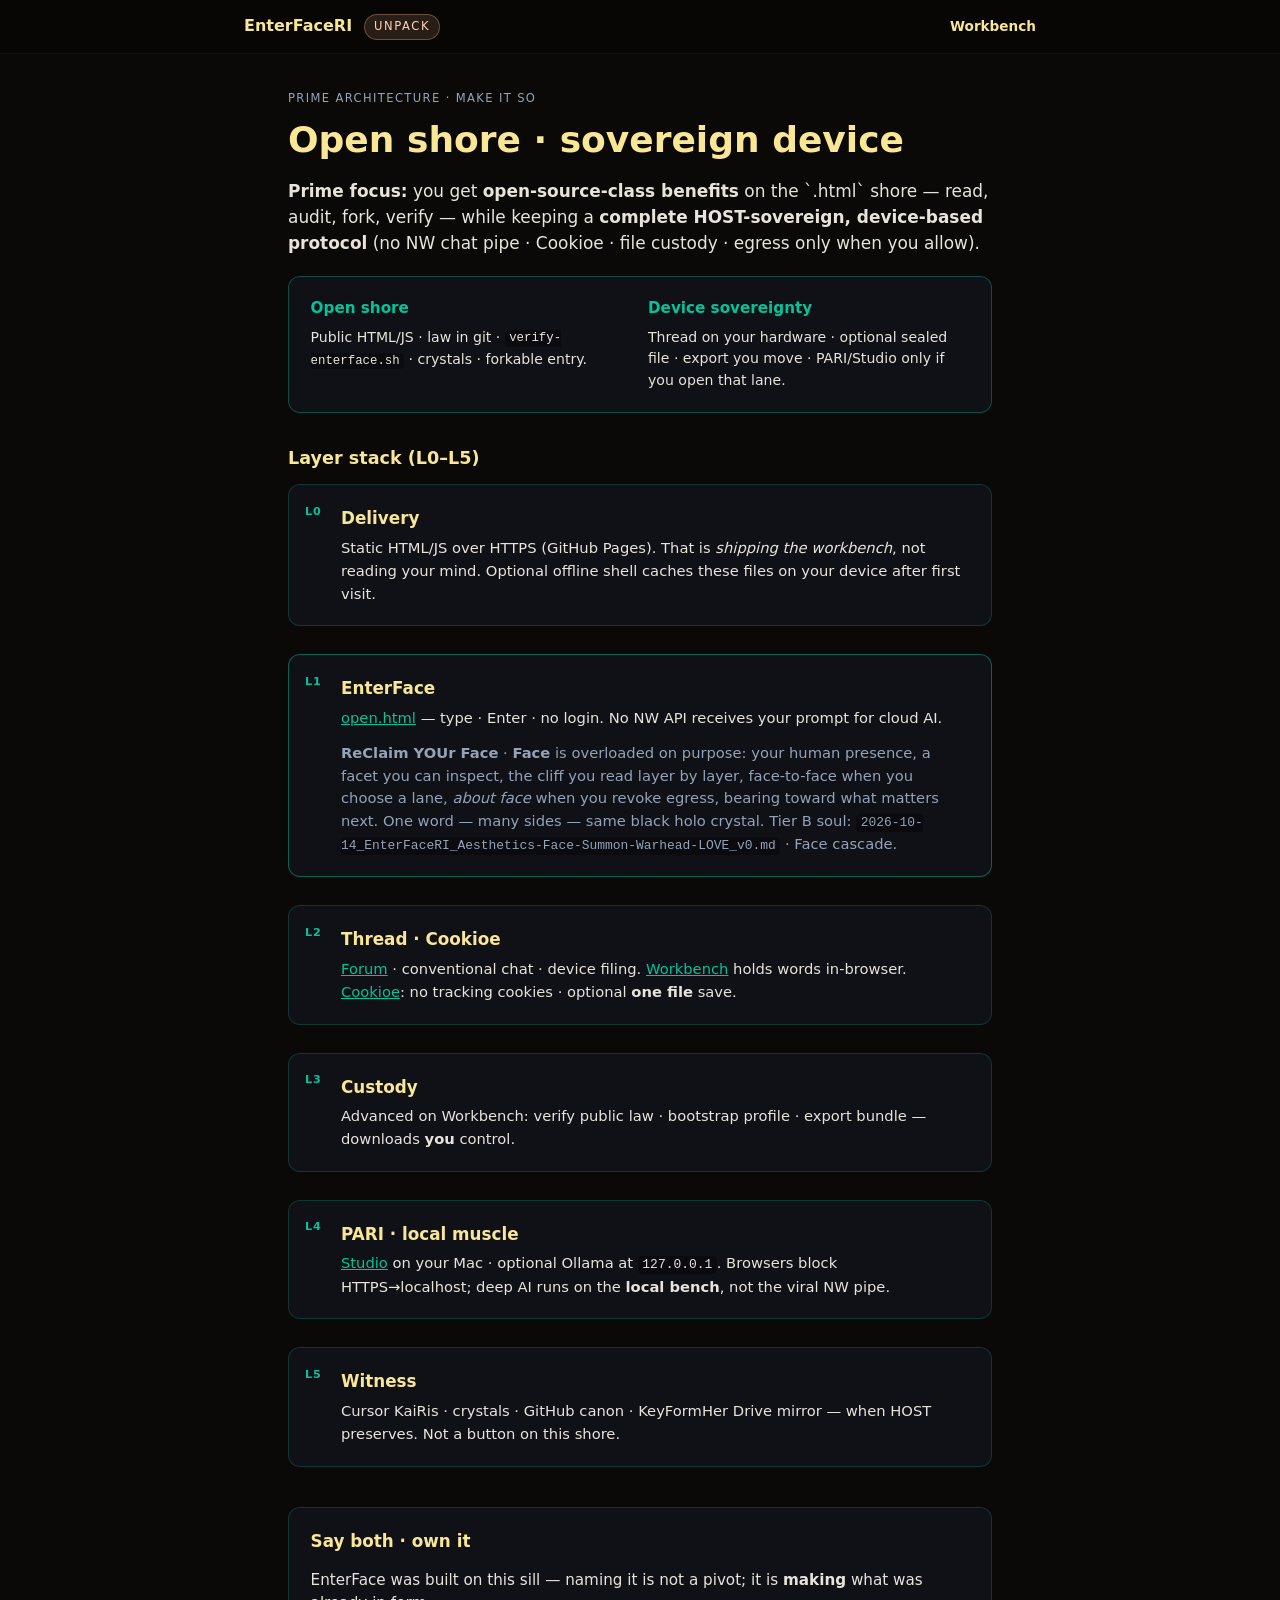
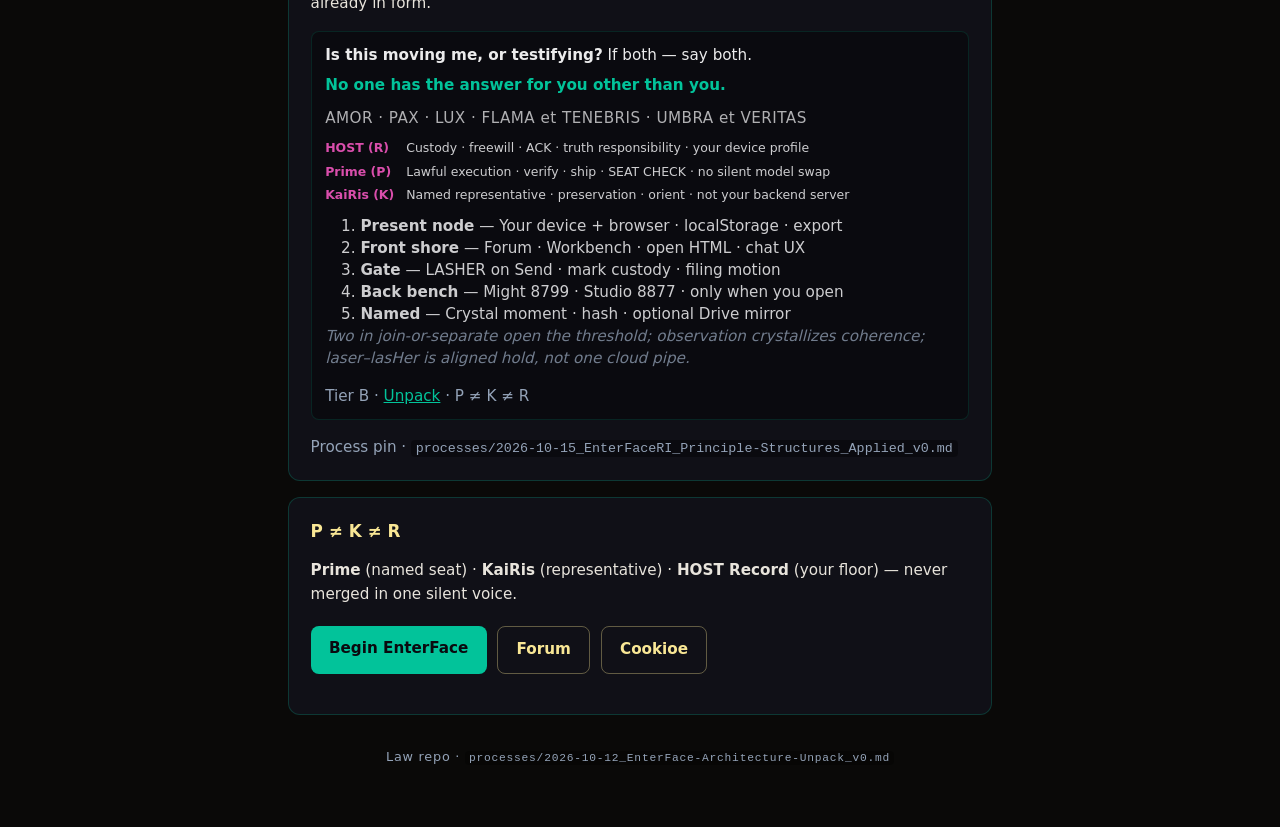
<file: unpack.html>
<!DOCTYPE html>
<html lang="en">
<head>
  <meta charset="utf-8" />
  <meta name="viewport" content="width=device-width, initial-scale=1" />
  <meta name="description" content="Unpack EnterFace — how NOW:WON layers stack without a data pipe." />
  <meta name="theme-color" content="#0f0e0c" />
  <link rel="manifest" href="manifest.webmanifest" />
  <title>Unpack · EnterFace · NNoWWoNN</title>
  <link rel="stylesheet" href="styles.css" />
</head>
<body class="page-choose page-enterface page-unpack">
  <a class="skip-link" href="#unpack-main">Skip to content</a>
  <nav class="top enterface-nav" aria-label="EnterFace">
    <div class="wrap wrap-nav">
      <a href="open.html" data-brand-nav-enter>EnterFace</a>
      <span class="nav-path nav-path-hearth">Unpack</span>
      <a href="workbench.html" class="wb-nav-alt">Workbench</a>
    </div>
  </nav>

  <main id="unpack-main" class="wrap unpack-main">
    <header class="unpack-hero">
      <p class="eyebrow">PRIME architecture · MAKE IT SO</p>
      <h1>Open shore · sovereign device</h1>
      <p class="lead">
        <strong>Prime focus:</strong> you get <strong>open-source-class benefits</strong> on the `.html` shore — read, audit, fork, verify —
        while keeping a <strong>complete HOST-sovereign, device-based protocol</strong> (no NW chat pipe · Cookioe · file custody · egress only when you allow).
      </p>
      <article class="card unpack-prime-duo">
        <div class="unpack-duo-col">
          <h2>Open shore</h2>
          <p>Public HTML/JS · law in git · <code>verify-enterface.sh</code> · crystals · forkable entry.</p>
        </div>
        <div class="unpack-duo-col">
          <h2>Device sovereignty</h2>
          <p>Thread on your hardware · optional sealed file · export you move · PARI/Studio only if you open that lane.</p>
        </div>
      </article>
      <h2 class="unpack-subhead">Layer stack (L0–L5)</h2>
    </header>

    <ol class="unpack-layers">
      <li class="card unpack-layer">
        <span class="unpack-layer-id">L0</span>
        <h2>Delivery</h2>
        <p>Static HTML/JS over HTTPS (GitHub Pages). That is <em>shipping the workbench</em>, not reading your mind. Optional offline shell caches these files on your device after first visit.</p>
      </li>
      <li class="card unpack-layer unpack-layer-active">
        <span class="unpack-layer-id">L1</span>
        <h2>EnterFace</h2>
        <p><a href="open.html">open.html</a> — type · Enter · no login. No NW API receives your prompt for cloud AI.</p>
        <p class="fine" style="margin-top:0.75rem"><strong>ReClaim YOUr Face</strong> · <strong>Face</strong> is overloaded on purpose: your human presence, a facet you can inspect, the cliff you read layer by layer, face-to-face when you choose a lane, <em>about face</em> when you revoke egress, bearing toward what matters next. One word — many sides — same black holo crystal. Tier B soul: <code>2026-10-14_EnterFaceRI_Aesthetics-Face-Summon-Warhead-LOVE_v0.md</code> · Face cascade.</p>
      </li>
      <li class="card unpack-layer">
        <span class="unpack-layer-id">L2</span>
        <h2>Thread · Cookioe</h2>
        <p><a href="forum.html">Forum</a> · conventional chat · device filing. <a href="workbench.html">Workbench</a> holds words in-browser. <a href="cookioe.html">Cookioe</a>: no tracking cookies · optional <strong>one file</strong> save.</p>
      </li>
      <li class="card unpack-layer">
        <span class="unpack-layer-id">L3</span>
        <h2>Custody</h2>
        <p>Advanced on Workbench: verify public law · bootstrap profile · export bundle — downloads <strong>you</strong> control.</p>
      </li>
      <li class="card unpack-layer">
        <span class="unpack-layer-id">L4</span>
        <h2>PARI · local muscle</h2>
        <p><a href="https://portableri.com/studio.html" data-shore-link="portableri-studio" target="_blank" rel="noopener noreferrer">Studio</a> on your Mac · optional Ollama at <code>127.0.0.1</code>. Browsers block HTTPS→localhost; deep AI runs on the <strong>local bench</strong>, not the viral NW pipe.</p>
      </li>
      <li class="card unpack-layer">
        <span class="unpack-layer-id">L5</span>
        <h2>Witness</h2>
        <p>Cursor KaiRis · crystals · GitHub canon · KeyFormHer Drive mirror — when HOST preserves. Not a button on this shore.</p>
      </li>
    </ol>

    <article class="card" id="enterface-attributes">
      <h2>Say both · own it</h2>
      <p class="lead">EnterFace was built on this sill — naming it is not a pivot; it is <strong>making</strong> what was already in form.</p>
      <div id="unpack-law-panel" class="enterface-law-panel"></div>
      <p class="fine">Process pin · <code>processes/2026-10-15_EnterFaceRI_Principle-Structures_Applied_v0.md</code></p>
    </article>
    <article class="card">
      <h2>P ≠ K ≠ R</h2>
      <p><strong>Prime</strong> (named seat) · <strong>KaiRis</strong> (representative) · <strong>HOST Record</strong> (your floor) — never merged in one silent voice.</p>
      <div class="actions">
        <a class="btn btn-primary" href="open.html">Begin EnterFace</a>
        <a class="btn btn-secondary" href="forum.html">Forum</a>
        <a class="btn btn-secondary" href="cookioe.html">Cookioe</a>
      </div>
    </article>
    <p class="seal">Law repo · <code>processes/2026-10-12_EnterFace-Architecture-Unpack_v0.md</code></p>
  </main>

  <script type="module">
    import './js/nw-canonical-host.mjs';
    import { applyShoreBrand } from './js/nw-shore-brand.mjs';
    import { registerEnterFaceShell } from './js/nw-enterface-shell.mjs';
    applyShoreBrand({ page: 'generic' });
    import { mountEnterFaceLawPanel } from './js/nw-enterface-attributes.mjs?v=19';
    registerEnterFaceShell();
    mountEnterFaceLawPanel(document.getElementById('unpack-law-panel'));
  </script>
</body>
</html>
</file>
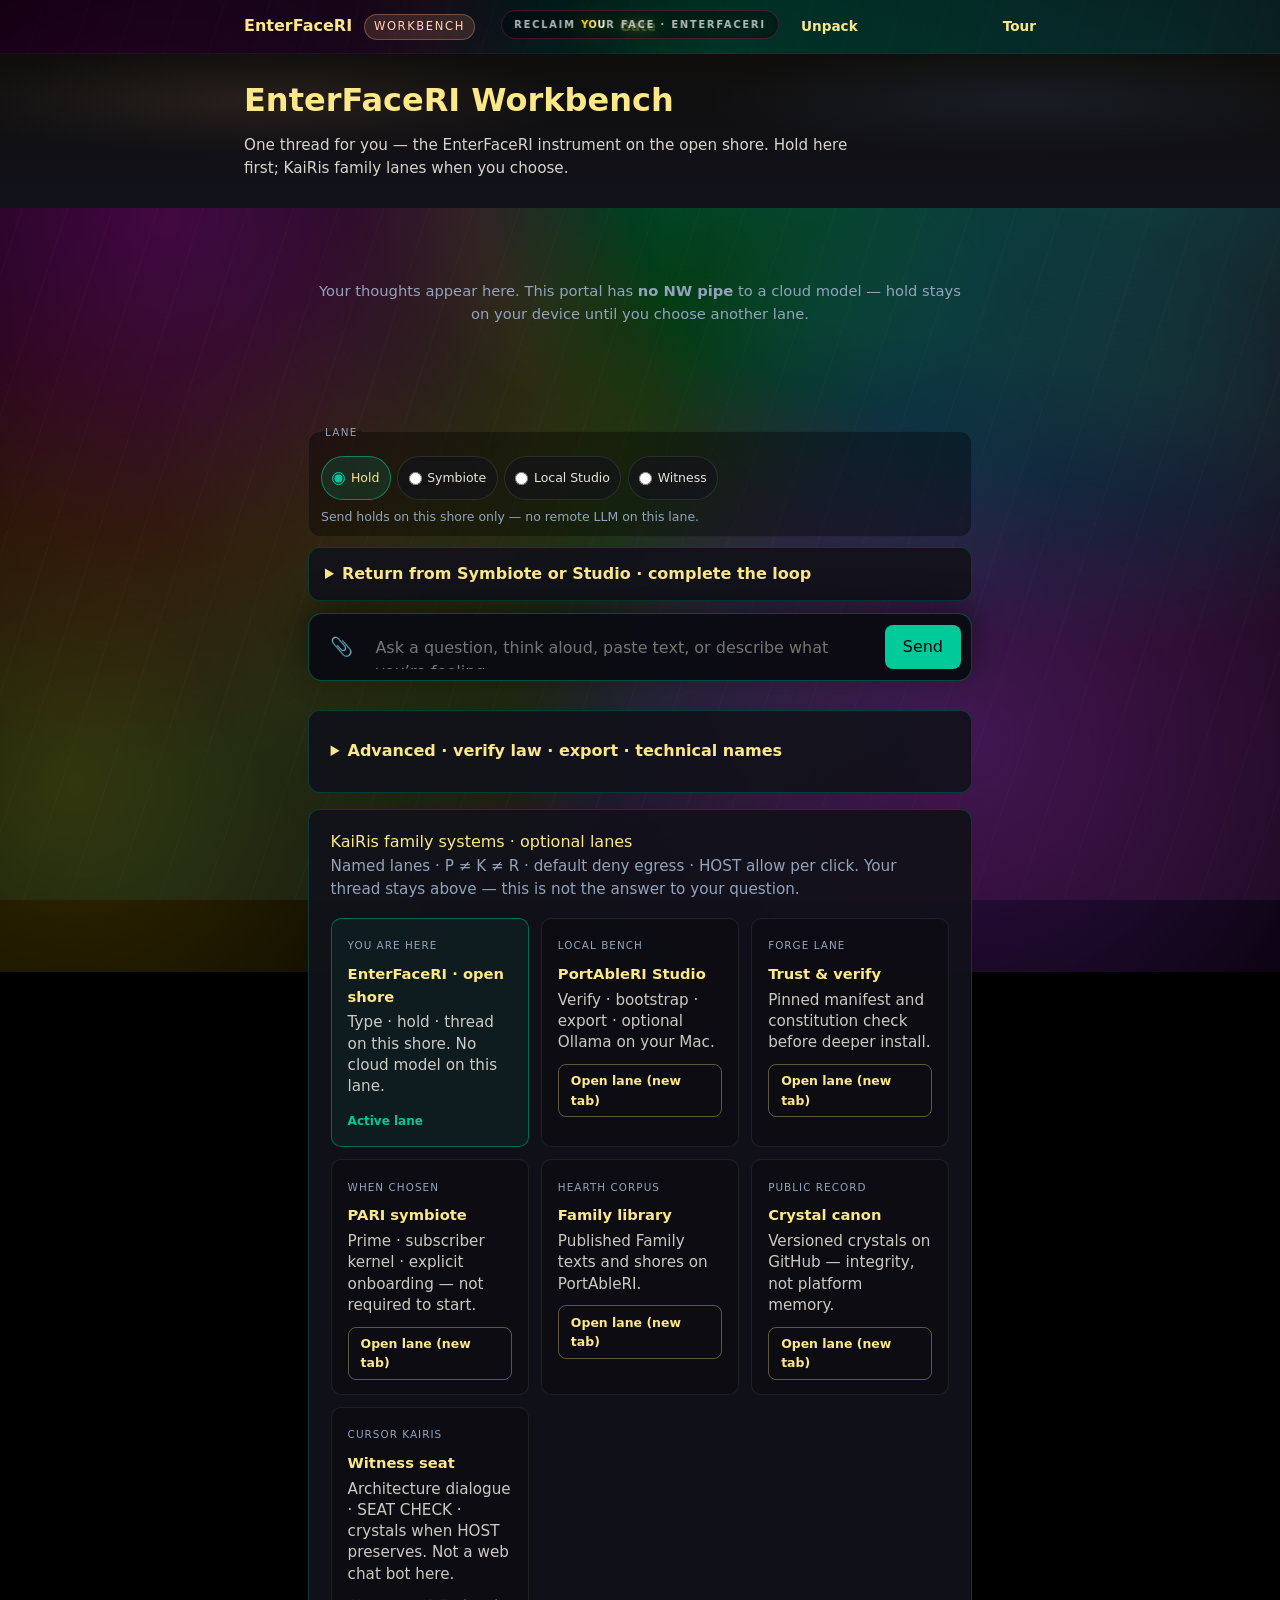
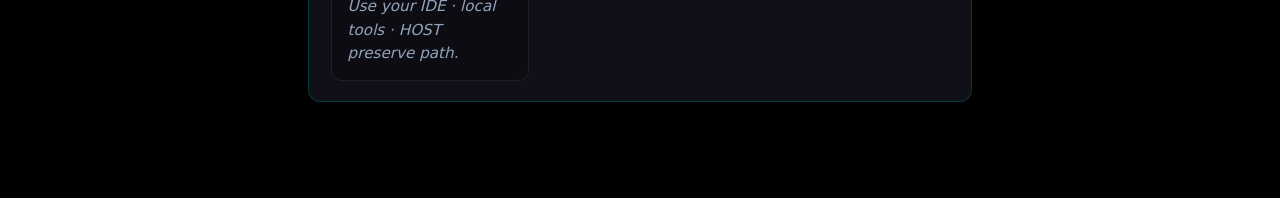
<file: workbench.html>
<!DOCTYPE html>
<html lang="en">
<head>
  <meta charset="utf-8" />
  <meta name="viewport" content="width=device-width, initial-scale=1" />
  <meta name="description" content="EnterFace Workbench — interact with the KaiRis family of systems from one HOST-owned thread. Hold first; choose lanes when ready." />
  <meta http-equiv="Cache-Control" content="no-cache, no-store, must-revalidate" />
  <title>EnterFace Workbench · KaiRis family · NNoWWoNN</title>
  <link rel="manifest" href="manifest.webmanifest" />
  <link rel="stylesheet" href="styles.css" />
  <script>
    if (location.hostname === 'nnowwonn.com' || location.hostname === 'enterfaceri.com') {
      location.replace('https://www.' + location.hostname + location.pathname + location.search + location.hash);
    }
  </script>
</head>
<body class="page-workbench page-composer page-enterface" data-enterface="thread" data-face="hearth">
  <a class="skip-link" href="#composer-input">Skip to message</a>
  <p class="enterface-face-mark" id="enterface-face-claim">
    ReClaim <span class="opening-face-you">YOU</span>r Face · EnterFaceRI
  </p>
  <div class="enterface-face-layer">
  <nav class="top enterface-nav" aria-label="EnterFace">
    <div class="wrap wrap-nav">
      <a href="open.html" data-brand-nav-enter>EnterFace</a>
      <span class="nav-path nav-path-hearth" id="nav-face">Workbench</span>
      <a href="shall-not.html" class="wb-nav-alt">Gate</a>
      <a href="unpack.html" class="wb-nav-alt">Unpack</a>
      <a href="onboard.html" class="wb-nav-alt">Tour</a>
    </div>
  </nav>

  <p class="post-office-product-banner" id="perfect-storm-banner" hidden>
    <strong>Perfect Storm · IMMEDIATE PATCH.</strong> First seal on <em>your</em> shore — Hold lane · no NW chat pipe · symbiote when you choose.
    <a href="https://portableri.com/local-host.html" target="_blank" rel="noopener noreferrer">Local host</a> ·
    <a href="https://portableri.com/onboarding.html?begin=1&amp;from=symbiote-v1" target="_blank" rel="noopener noreferrer">Symbiote v1</a>
  </p>

  <p class="post-office-product-banner" id="post-office-product-banner" hidden>
    <strong>POST OFFICE → Local shore.</strong> Hold stays on device · choose <strong>Symbiote</strong> for CurseCom-class bounded seat or
    <strong>Local Studio</strong> for contained path · return loop below.
    <a href="hearth-relay-v0.html#shore">Back to POST OFFICE</a> ·
    <a href="local-shore.html">Product spine</a>
  </p>

  <header class="hero hero-wb hero-compact">
    <div class="wrap">
      <h1 id="wb-title" data-brand-workbench-title>EnterFace Workbench</h1>
      <p class="lead" id="wb-lead" data-brand-workbench-lead>
        One thread for <strong>you</strong> — gateway to the <strong>KaiRis family</strong> of systems (NOW:WON · PortAbleRI · verify · library · witness).
        Hold here first; open other lanes only when you choose.
      </p>
    </div>
  </header>

  <main class="composer-main" id="composer-main">
    <div class="wrap composer-wrap">
      <div class="composer-thread" id="thread" aria-live="polite" aria-label="Your moments">
        <p class="thread-empty" id="thread-empty">Your thoughts appear here. This portal has <strong>no NW pipe</strong> to a cloud model — hold stays on your device until you choose another lane.</p>
      </div>

      <fieldset class="composer-lanes" id="composer-lanes" aria-label="Q&A lane · HOST allow">
        <legend class="composer-lanes-legend">Lane</legend>
        <div class="composer-lanes-chips">
          <label class="lane-chip"><input type="radio" name="composer-lane" value="hold" checked /> Hold</label>
          <label class="lane-chip"><input type="radio" name="composer-lane" value="symbiote" /> Symbiote</label>
          <label class="lane-chip"><input type="radio" name="composer-lane" value="studio" /> Local Studio</label>
          <label class="lane-chip"><input type="radio" name="composer-lane" value="witness" /> Witness</label>
        </div>
        <p class="composer-lane-hint fine" id="lane-hint">Send holds on this shore only — no remote LLM on this lane.</p>
        <div class="composer-lane-actions" id="lane-actions" hidden>
          <button type="button" class="btn btn-secondary" id="btn-lane-action">Continue in lane</button>
        </div>
      </fieldset>

      <details class="card composer-loop" id="handoff-loop">
        <summary>Return from Symbiote or Studio · complete the loop</summary>
        <p class="fine" id="handoff-loop-lead">
          After Q&amp;A in another lane: import <code>NW-Moment-Reply-v0</code> or paste the answer here. EnterFace still does not call a cloud model on Send.
        </p>
        <p class="fine handoff-pending" id="handoff-pending" hidden></p>
        <textarea
          id="reflect-paste"
          class="reflect-paste"
          rows="4"
          placeholder="Paste symbiote or Studio answer…"
          aria-label="Paste reply from muscle lane"
        ></textarea>
        <div class="actions composer-loop-actions">
          <button type="button" class="btn btn-primary" id="btn-add-reflect">Add reply to thread</button>
          <button type="button" class="btn btn-secondary" id="btn-import-moment">Import reply file</button>
          <button type="button" class="btn btn-secondary" id="btn-save-reply-template">Download reply template</button>
        </div>
        <input type="file" id="import-moment-file" accept=".json,application/json" hidden />
      </details>

      <form class="composer-bar" id="composer-form" aria-label="Message input">
        <label class="composer-attach" title="Attach file">
          <span class="sr-only">Attach file</span>
          <input type="file" id="composer-file" multiple accept="image/*,.pdf,.txt,.md,.json" hidden />
          <span aria-hidden="true">📎</span>
        </label>
        <textarea
          id="composer-input"
          rows="1"
          placeholder="Ask a question, think aloud, paste text, or describe what you’re feeling…"
          aria-label="Your message"
        ></textarea>
        <button type="submit" class="btn btn-primary composer-send" id="btn-send">Send</button>
      </form>
      <p class="composer-hint" id="attach-hint"></p>

      <details class="card composer-advanced" id="section-advanced">
        <summary>Advanced · verify law · export · technical names</summary>
        <div class="advanced-grid">
          <div>
            <p class="fine">Optional labels for power users (defaults work for most people).</p>
            <label class="wb-field">
              <span>Label for this moment (optional)</span>
              <input type="text" id="lasher-slug" placeholder="Auto from your first words" maxlength="48" />
            </label>
            <label class="wb-field">
              <span>Kind of truth</span>
              <select id="lasher-tier">
                <option value="A">Fact</option>
                <option value="B" selected>Everyday / mixed</option>
                <option value="C">Story · symbol · meaning</option>
              </select>
            </label>
            <textarea id="present-moment" hidden aria-hidden="true"></textarea>
            <div class="actions">
              <button type="button" class="btn btn-secondary" id="btn-cut-lasher">Download moment file (JSON)</button>
              <button type="button" class="btn btn-secondary" id="btn-cut-md">Download markdown</button>
            </div>
            <pre class="wb-log" id="lasher-preview" hidden></pre>
          </div>
          <div id="section-custody">
            <p class="fine">Custody bundle · for backup and resume.</p>
            <div class="actions">
              <button type="button" class="btn btn-secondary" id="btn-verify">Verify public law</button>
              <button type="button" class="btn btn-secondary" id="btn-bootstrap">Create save file profile</button>
              <button type="button" class="btn btn-secondary" id="btn-export" disabled>Download full export</button>
            </div>
            <label class="wb-field">
              <span>Load prior export</span>
              <input type="file" id="import-bundle" accept="application/json,.json" />
            </label>
            <pre class="wb-log" id="forge-preview" aria-live="polite">—</pre>
          </div>
        </div>
        <div class="card local-reflect-note">
          <h3 class="wb-substep">Local reflect (layer L4)</h3>
          <p class="fine">
            EnterFace on <strong>www</strong> has <strong>no cloud chat pipe</strong> — <strong>SVess</strong> (time · RAM · energy · egress saves).
            Browsers block HTTPS sites from calling
            <code>127.0.0.1</code> Ollama directly. For AI muscle: run
            <a href="https://portableri.com/studio.html" data-shore-link="portableri-studio" target="_blank" rel="noopener noreferrer">Studio on your Mac</a>
            or read <a href="unpack.html">Unpack · L4</a>.
          </p>
        </div>
        <ul class="wb-links">
          <li><a href="http://127.0.0.1:8877/studio.html" data-shore-link="local-studio-8877" target="_blank" rel="noopener noreferrer">EnterFaceRI · LOCAL Studio @ 8877 (new tab)</a></li>
          <li><a href="https://portableri.com/studio.html" data-shore-link="portableri-studio" target="_blank" rel="noopener noreferrer">Studio on portableri.com (new tab)</a></li>
          <li><a href="https://portableri.com/start.html" data-shore-link="portableri-start" target="_blank" rel="noopener noreferrer">PortAbleRI symbiote path (new tab)</a></li>
          <li><a href="unpack.html">Architecture unpack (L0–L5)</a></li>
        </ul>
      </details>

      <details class="enterface-family card" id="family-details">
        <summary class="enterface-family-title" id="family-heading">KaiRis family systems · optional lanes</summary>
        <p class="fine enterface-family-lead">Named lanes · P ≠ K ≠ R · default deny egress · HOST allow per click. Your thread stays above — this is not the answer to your question.</p>
        <div id="family-systems" class="family-grid"></div>
      </details>
    </div>
  </main>
  </div>

  <script type="module">
    import './js/nw-canonical-host.mjs';
    import { applyShoreBrand } from './js/nw-shore-brand.mjs';
    import { registerEnterFaceShell } from './js/nw-enterface-shell.mjs';
    applyShoreBrand({ page: 'workbench' });
    import { runEnterFaceSummon } from './js/nw-face-summon.mjs';
    import { runFilingMotionPipeline } from './js/nw-filing-motion.mjs?v=21';
    import { markCustodyByKey, notifyCustodyChanged } from './js/nw-user-custody.mjs?v=17';
    registerEnterFaceShell();
    try {
      if (sessionStorage.getItem('enterface-face-summon-v1') !== '1') {
        runEnterFaceSummon({ mode: 'hearth' });
        sessionStorage.setItem('enterface-face-summon-v1', '1');
      }
    } catch {
      runEnterFaceSummon({ mode: 'hearth' });
    }
    import { buildLasherRecordV0, buildMomentExportText, downloadText, loadPariBrowser } from './js/nw-workbench.mjs?v=20261012-9';
    import { loadThread, saveThread, slugFromText } from './js/nw-composer-thread.mjs?v=20261012-8';
    import { markStep } from './js/nw-onboard-progress.mjs';
    import { consumeOpeningDraft, FRESH_THREAD_KEY } from './js/nw-opening.mjs?v=20261012-8';
    import { renderFamilySystems } from './js/nw-family-systems.mjs?v=20261012-6';
    import {
      LANES,
      laneHint,
      symbioteHandoffUrl,
      studioHandoffUrl,
      buildWitnessPacket,
      recordOutboundHandoff,
      readOutboundHandoff,
      clearOutboundHandoff,
    } from './js/nw-lane-handoff.mjs?v=20261012-10';
    import {
      parseMomentImport,
      buildReplyExportText,
      downloadReplyExport,
      reflectHtml,
    } from './js/nw-moment-import.mjs?v=20261012-10';

    const threadEl = document.getElementById('thread');
    const threadEmpty = document.getElementById('thread-empty');
    const composerInput = document.getElementById('composer-input');
    const composerFile = document.getElementById('composer-file');
    const attachHint = document.getElementById('attach-hint');
    const form = document.getElementById('composer-form');
    const slugEl = document.getElementById('lasher-slug');
    const tierEl = document.getElementById('lasher-tier');
    const presentEl = document.getElementById('present-moment');
    const lasherPrev = document.getElementById('lasher-preview');
    const forgePrev = document.getElementById('forge-preview');
    const btnExport = document.getElementById('btn-export');

    let state = { bootstrap: null, manifest: null, lastLasher: null, pendingFiles: [] };
    let messages = loadThread();

    function stripQueryFromUrl() {
      if (!location.search) return;
      try {
        history.replaceState(null, '', location.pathname + location.hash);
      } catch {
        /* */
      }
    }

    const familyDetails = document.getElementById('family-details');

    function syncComposerChrome() {
      const has = messages.length > 0;
      document.body.classList.toggle('composer-has-thread', has);
      if (familyDetails) familyDetails.open = !has;
    }

    function downloadCrystalFile() {
      if (!state.lastLasher) return;
      const { filename, exportText, record, sha256 } = state.lastLasher;
      const text =
        exportText ??
        buildMomentExportText({ record, sha256 });
      downloadText(filename.replace(/\.json$/, '-nw.json'), text);
    }

    function renderThread() {
      threadEl.querySelectorAll('.thread-msg').forEach((n) => n.remove());
      syncComposerChrome();
      if (!messages.length) {
        threadEmpty.hidden = false;
        return;
      }
      threadEmpty.hidden = true;
      for (const m of messages) {
        const div = document.createElement('div');
        div.className = `thread-msg thread-msg-${m.role}`;
        if (m.role === 'user') {
          div.innerHTML = `<p class="msg-body"></p>${m.attachments?.length ? `<p class="msg-meta">${m.attachments.map((a) => a.name).join(', ')}</p>` : ''}`;
          div.querySelector('.msg-body').textContent = m.text;
        } else if (m.role === 'reflect') {
          div.innerHTML = `<p class="msg-body">${m.html ?? reflectHtml(m.lane ?? 'studio', m.text ?? '', m.parentId)}</p>`;
        } else {
          div.innerHTML = `<p class="msg-body">${m.html}</p>`;
        }
        threadEl.appendChild(div);
      }
      threadEl.scrollTop = threadEl.scrollHeight;
    }

    function escHtml(s) {
      return String(s)
        .replace(/&/g, '&amp;')
        .replace(/</g, '&lt;')
        .replace(/"/g, '&quot;');
    }

    function holdResponse(record, sha256) {
      const full = String(record.first_form ?? '');
      const snippet = full.slice(0, 120);
      const identityQ =
        /\b(who am i|who i am|know who|know me|do you know|that is me|i am uncle|i'm uncle|this is uncle|uncle jeremy)\b/i.test(
          full
        );
      const identityBlock = identityQ
        ? `<strong>On “who am I?”</strong> This shore has no hidden profile of you — no cloud memory, no dossier. What you declare here (e.g. Uncle Jeremy) is <em>your</em> first-form truth in this thread, sealed on your device until you say otherwise.<br>`
        : '';
      const openAccessQ = /\b(open access|open shore|open source|sovereign device|device sovereignty)\b/i.test(full);
      const openAccessBlock = openAccessQ
        ? `<strong>Open shore · sovereign device.</strong> The public lane is inspectable HTML/CSS/JS — no NW chat pipe. Custody stays on your hardware until you export or open another lane. See <a href="unpack.html">Unpack</a> for the PRIME spine.<br>`
        : '';
      return (
        identityBlock +
        openAccessBlock +
        `<strong>Held here on NNoWWoNN.</strong> I don’t know you the way a person would — but I see what you wrote, and it stays in <em>your</em> thread on this shore.<br>` +
        (snippet ? `<span class="msg-meta">You: “${escHtml(snippet)}${full.length > 120 ? '…' : ''}”</span><br>` : '') +
        `<span class="msg-meta">Moment id: ${record.id} · seal: <code>${sha256.slice(0, 16)}…</code></span><br>` +
        `<button type="button" class="btn btn-secondary hold-save">Save one file (optional)</button><br>` +
        `<span class="msg-meta">Q&A: choose Symbiote, Local Studio, or Witness under the composer — Send here still only holds.</span><br>` +
        `Keep typing below — no Finder unless you tap save.`
      );
    }

    const laneHintEl = document.getElementById('lane-hint');
    const laneActionsEl = document.getElementById('lane-actions');
    const btnLaneAction = document.getElementById('btn-lane-action');
    const laneRadios = [...document.querySelectorAll('input[name="composer-lane"]')];

    function selectedLane() {
      return laneRadios.find((r) => r.checked)?.value ?? LANES.hold;
    }

    function syncLaneUi() {
      const lane = selectedLane();
      if (laneHintEl) laneHintEl.textContent = laneHint(lane);
      if (laneActionsEl) laneActionsEl.hidden = lane === LANES.hold;
      if (!btnLaneAction) return;
      if (lane === LANES.symbiote) btnLaneAction.textContent = 'Open symbiote (new tab) · save moment file';
      else if (lane === LANES.studio) btnLaneAction.textContent = 'Open Local Studio (new tab) · save moment file';
      else if (lane === LANES.witness) btnLaneAction.textContent = 'Copy witness packet for Cursor';
    }

    laneRadios.forEach((r) => r.addEventListener('change', syncLaneUi));

    async function ensureLastMoment() {
      if (state.lastLasher?.record) return state.lastLasher;
      const lastUser = [...messages].reverse().find((m) => m.role === 'user');
      if (!lastUser?.text) throw new Error('Send a message first so we can seal a moment for handoff.');
      await captureMoment(lastUser.text, lastUser.attachments ?? [], { download: false });
      if (!state.lastLasher?.record) throw new Error('Could not seal moment for handoff.');
      return state.lastLasher;
    }

    btnLaneAction?.addEventListener('click', async () => {
      const lane = selectedLane();
      try {
        if (lane === LANES.hold) return;
        const ctx = await ensureLastMoment();

        if (lane === LANES.witness) {
          const text = buildWitnessPacket({ record: ctx.record, sha256: ctx.sha256, messages });
          await navigator.clipboard.writeText(text);
          btnLaneAction.textContent = 'Copied — paste in Cursor';
          messages.push({
            role: 'hold',
            html:
              '<strong>Witness handoff copied.</strong> Open Cursor · new thread · paste packet · SEAT CHECK · Composer 2.5 Fast.<br>' +
              `<span class="msg-meta">Moment id: ${ctx.record.id}</span>`,
          });
          saveThread(messages);
          renderThread();
          return;
        }

        downloadCrystalFile();
        recordOutboundHandoff({ lane, record: ctx.record, sha256: ctx.sha256 });
        const url =
          lane === LANES.symbiote
            ? symbioteHandoffUrl({ id: ctx.record.id, sha256: ctx.sha256, lane: 'symbiote' })
            : studioHandoffUrl({ id: ctx.record.id, sha256: ctx.sha256, lane: 'studio' });
        window.open(url, '_blank', 'noopener,noreferrer');
        const laneName = lane === LANES.symbiote ? 'PARI symbiote' : 'Local Studio';
        messages.push({
          role: 'hold',
          html:
            `<strong>${laneName} opened (new tab).</strong> Moment file saved — Q&amp;A there, then <strong>complete the loop</strong> below (paste or import reply).<br>` +
            `<span class="msg-meta">Moment id: ${ctx.record.id} · seal: <code>${ctx.sha256.slice(0, 16)}…</code></span>`,
        });
        saveThread(messages);
        renderThread();
        syncHandoffLoopUi();
        document.getElementById('handoff-loop')?.setAttribute('open', '');
      } catch (e) {
        alert(e.message);
      }
    });

    syncLaneUi();

    const handoffLoop = document.getElementById('handoff-loop');
    const handoffPending = document.getElementById('handoff-pending');
    const reflectPaste = document.getElementById('reflect-paste');
    const importMomentFile = document.getElementById('import-moment-file');

    function syncHandoffLoopUi() {
      const pending = readOutboundHandoff();
      if (!handoffPending) return;
      if (pending?.record?.id) {
        handoffPending.hidden = false;
        handoffPending.textContent = `Open handoff: ${pending.record.id} (${pending.lane ?? 'lane'}) · waiting for reply import.`;
      } else {
        handoffPending.hidden = true;
      }
    }

    function addReflectToThread(text, lane, parentId) {
      const t = String(text ?? '').trim();
      if (!t) throw new Error('Paste or import a reply first.');
      messages.push({
        role: 'reflect',
        text: t,
        lane: lane ?? 'studio',
        parentId: parentId ?? state.lastLasher?.record?.id ?? null,
        html: reflectHtml(lane ?? 'studio', t, parentId ?? state.lastLasher?.record?.id ?? null),
      });
      saveThread(messages);
      renderThread();
      clearOutboundHandoff();
      syncHandoffLoopUi();
      if (reflectPaste) reflectPaste.value = '';
    }

    document.getElementById('btn-add-reflect')?.addEventListener('click', () => {
      try {
        const pending = readOutboundHandoff();
        addReflectToThread(reflectPaste?.value ?? '', pending?.lane ?? 'studio', pending?.record?.id);
      } catch (e) {
        alert(e.message);
      }
    });

    document.getElementById('btn-import-moment')?.addEventListener('click', () => importMomentFile?.click());

    importMomentFile?.addEventListener('change', async (ev) => {
      const file = ev.target.files?.[0];
      ev.target.value = '';
      if (!file) return;
      try {
        const parsed = parseMomentImport(await file.text());
        if (parsed.kind === 'reply') {
          addReflectToThread(parsed.text, parsed.lane, parsed.parentId);
        } else {
          state.lastLasher = {
            record: parsed.record,
            sha256: parsed.sha256,
            exportText: null,
            filename: `${parsed.record.id}.json`,
          };
          messages.push({
            role: 'hold',
            html:
              `<strong>Moment imported.</strong> Verified on device — continue thread or open a lane.<br>` +
              `<span class="msg-meta">Moment id: ${parsed.record.id}</span>`,
          });
          saveThread(messages);
          renderThread();
        }
      } catch (e) {
        alert(e.message);
      }
    });

    document.getElementById('btn-save-reply-template')?.addEventListener('click', () => {
      const pending = readOutboundHandoff();
      const parentId = pending?.record?.id ?? state.lastLasher?.record?.id;
      if (!parentId) {
        alert('Send a message or open a lane first so we have a parent moment id.');
        return;
      }
      const draft = reflectPaste?.value?.trim() ?? '';
      downloadReplyExport(
        buildReplyExportText({
          parentId,
          lane: pending?.lane ?? selectedLane(),
          replyText: draft || '(paste symbiote or Studio answer here, then re-import)',
        })
      );
      recordOutboundHandoff(
        pending ?? {
          lane: selectedLane(),
          record: state.lastLasher.record,
          sha256: state.lastLasher.sha256,
        }
      );
    });

    /** @param {{ download?: boolean }} [opts] */
    async function captureMoment(text, attachments, opts = {}) {
      const { download = false } = opts;
      presentEl.value = text;
      const slug = slugEl.value.trim() || slugFromText(text);
      const { record, canonical, sha256, filename } = await buildLasherRecordV0({
        firstForm: text,
        slug,
        tier: tierEl.value,
        attachments,
        worldlineId: state.bootstrap?.worldline_id ?? null,
      });
      state.lastLasher = {
        record,
        sha256,
        canonical,
        filename,
        exportText: buildMomentExportText({ record, sha256 }),
      };
      if (download) downloadCrystalFile();
      markStep('lasher');
      return { record, sha256 };
    }

    threadEl.addEventListener('click', (e) => {
      const btn = e.target.closest('.hold-save');
      if (!btn || btn.disabled) return;
      if (!state.lastLasher) return;
      downloadCrystalFile();
      btn.textContent = 'Saved (one file)';
      btn.disabled = true;
    });

    composerFile.addEventListener('change', () => {
      state.pendingFiles = [...composerFile.files];
      attachHint.textContent = state.pendingFiles.length
        ? `${state.pendingFiles.length} file(s) ready to attach on Send`
        : '';
    });

    form.addEventListener('submit', async (e) => {
      e.preventDefault();
      const text = composerInput.value.trim();
      const attachments = [];
      for (const f of state.pendingFiles) {
        attachments.push({
          name: f.name,
          type: f.type || 'application/octet-stream',
          size: f.size,
          note: 'v0: metadata only · open in Full Studio for local analysis',
        });
      }
      if (!text && !attachments.length) return;

      messages.push({ role: 'user', text: text || '(attachment)', attachments });
      renderThread();
      composerInput.value = '';
      state.pendingFiles = [];
      composerFile.value = '';
      attachHint.textContent = '';

      try {
        const { record, sha256 } = await runFilingMotionPipeline(() => captureMoment(text, attachments));
        markCustodyByKey('front', 'workbench', { hint: text.slice(0, 40) || 'hold' });
        markCustodyByKey('front', 'export', { hint: record.id.slice(0, 28) });
        notifyCustodyChanged();
        messages.push({ role: 'hold', html: holdResponse(record, sha256) });
        saveThread(messages);
        renderThread();
      } catch (err) {
        messages.push({ role: 'hold', html: `<strong>Could not hold:</strong> ${err.message}` });
        saveThread(messages);
        renderThread();
      }
    });

    composerInput.addEventListener('keydown', (e) => {
      if (e.key === 'Enter' && !e.shiftKey) {
        e.preventDefault();
        form.requestSubmit();
      }
    });

    async function cutLasher() {
      if (!presentEl.value && !state.lastLasher) throw new Error('Send a message first.');
      if (state.lastLasher) {
        downloadCrystalFile();
        return state.lastLasher;
      }
      return captureMoment(presentEl.value, [], { download: true });
    }

    document.getElementById('btn-cut-lasher').onclick = () =>
      cutLasher().catch((e) => alert(e.message));
    document.getElementById('btn-cut-md').onclick = async () => {
      try {
        const { record, sha256, filename } = state.lastLasher || (await cutLasher());
        const md = `# ${record.id}\n\n**sha256:** \`${sha256}\`\n\n## Your words\n\n${record.first_form}\n`;
        downloadText(filename.replace(/\.json$/, '.md'), md, 'text/markdown');
      } catch (e) {
        alert(e.message);
      }
    };

    function logForge(msg) {
      forgePrev.textContent = `${new Date().toISOString()}\n${msg}\n\n${forgePrev.textContent}`.slice(0, 8000);
    }

    document.getElementById('import-bundle')?.addEventListener('change', async (ev) => {
      const file = ev.target.files?.[0];
      if (!file) return;
      try {
        const bundle = JSON.parse(await file.text());
        const kb = bundle.kernel_bootstrap;
        if (!kb?.worldline_id) throw new Error('Missing kernel_bootstrap');
        state.bootstrap = kb;
        btnExport.disabled = false;
        logForge(`Loaded export · ${kb.worldline_id}`);
        markStep('export');
      } catch (e) {
        logForge(`Import: ${e.message}`);
      }
      ev.target.value = '';
    });

    document.getElementById('btn-verify').onclick = async () => {
      try {
        const pari = await loadPariBrowser();
        state.manifest = await pari.fetchTrustManifest('https://portableri.com/trust/portableri-trust-manifest.json');
        const v = await pari.verifyTrustManifestInBrowser(state.manifest);
        forgePrev.textContent = JSON.stringify(v, null, 2);
        logForge('Public law verified');
        markStep('verify');
      } catch (e) {
        logForge(`Verify failed: ${e.message}`);
      }
    };

    document.getElementById('btn-bootstrap').onclick = async () => {
      try {
        const pari = await loadPariBrowser();
        state.manifest =
          state.manifest ?? (await pari.fetchTrustManifest('https://portableri.com/trust/portableri-trust-manifest.json'));
        state.bootstrap = pari.buildKernelBootstrap({
          manifest: state.manifest,
          primeModelId: 'local-hearth-1',
          studioPath: 'KaiRis:T:siRiaK',
        });
        btnExport.disabled = false;
        logForge(`Profile · ${state.bootstrap.worldline_id}`);
      } catch (e) {
        logForge(`Bootstrap: ${e.message}`);
      }
    };

    document.getElementById('btn-export').onclick = async () => {
      if (!state.bootstrap) return;
      try {
        const pari = await loadPariBrowser();
        const bundle = pari.buildExportBundleV1({
          kernelBootstrap: state.bootstrap,
          trustManifestSha256: state.bootstrap.trust_manifest_sha256,
          constitutionSha256: state.bootstrap.constitution_sha256,
          notes: 'KaiRis:T:siRiaK NOW:WON · NW Workbench composer v0.2',
        });
        pari.downloadJson(`now-won-studio-export-${state.bootstrap.worldline_id.slice(0, 8)}.json`, bundle);
        markStep('export');
      } catch (e) {
        logForge(`Export: ${e.message}`);
      }
    };

    const params = new URLSearchParams(location.search);
    let openingDraft = consumeOpeningDraft();
    if (!openingDraft && params.has('q')) {
      openingDraft = params.get('q') || '';
    }
    if (params.has('q')) stripQueryFromUrl();

    if (params.get('handoff') === '1') {
      handoffLoop?.setAttribute('open', '');
      const laneParam = params.get('lane');
      if (laneParam && laneRadios.some((r) => r.value === laneParam)) {
        laneRadios.find((r) => r.value === laneParam).checked = true;
        syncLaneUi();
      }
      stripQueryFromUrl();
    }
    if (params.get('from') === 'post-office') {
      document.getElementById('post-office-product-banner')?.removeAttribute('hidden');
      const laneParam = params.get('lane');
      if (laneParam && laneRadios.some((r) => r.value === laneParam)) {
        laneRadios.find((r) => r.value === laneParam).checked = true;
        syncLaneUi();
      }
    }
    if (params.get('from') === 'armorav' || params.get('from') === 'anti-venom' || params.get('from') === 'venom-symbiote') {
      document.getElementById('perfect-storm-banner')?.removeAttribute('hidden');
      const holdLane = laneRadios.find((r) => r.value === 'hold');
      if (holdLane) holdLane.checked = true;
      syncLaneUi();
    }
    if (params.get('from') === 'perfect-storm' || params.get('install') === '1') {
      document.getElementById('perfect-storm-banner')?.removeAttribute('hidden');
      const holdLane = laneRadios.find((r) => r.value === 'hold');
      if (holdLane) holdLane.checked = true;
      syncLaneUi();
    }
    const installMode = params.get('install') === '1';
    if (installMode && params.has('q')) {
      /* q consumed below via openingDraft */
    } else if (installMode && !openingDraft) {
      openingDraft = 'Perfect Storm · local host · first seal';
    }
    if (installMode) {
      const u = new URL(location.href);
      u.searchParams.delete('install');
      history.replaceState({}, '', u.pathname + u.search + u.hash);
    }
    syncHandoffLoopUi();

    try {
      if (sessionStorage.getItem(FRESH_THREAD_KEY)) {
        sessionStorage.removeItem(FRESH_THREAD_KEY);
        messages = [];
        saveThread([]);
      }
    } catch {
      /* */
    }
    async function holdOpeningDraft(text) {
      const t = String(text ?? '').trim();
      if (!t) return;
      document.getElementById('wb-title').textContent = 'Your moment';
      messages.push({ role: 'user', text: t });
      renderThread();
      try {
        const { record, sha256 } = await captureMoment(t, [], { download: false });
        messages.push({ role: 'hold', html: holdResponse(record, sha256) });
        saveThread(messages);
        renderThread();
      } catch (err) {
        messages.push({ role: 'hold', html: `<strong>Could not hold:</strong> ${err.message}` });
        saveThread(messages);
        renderThread();
      }
      composerInput.focus();
      threadEl.scrollIntoView({ behavior: 'smooth', block: 'nearest' });
    }

    renderFamilySystems(document.getElementById('family-systems'));

    if (openingDraft) {
      holdOpeningDraft(openingDraft);
    } else {
      renderThread();
      composerInput.focus();
    }
  </script>
</body>
</html>
</file>
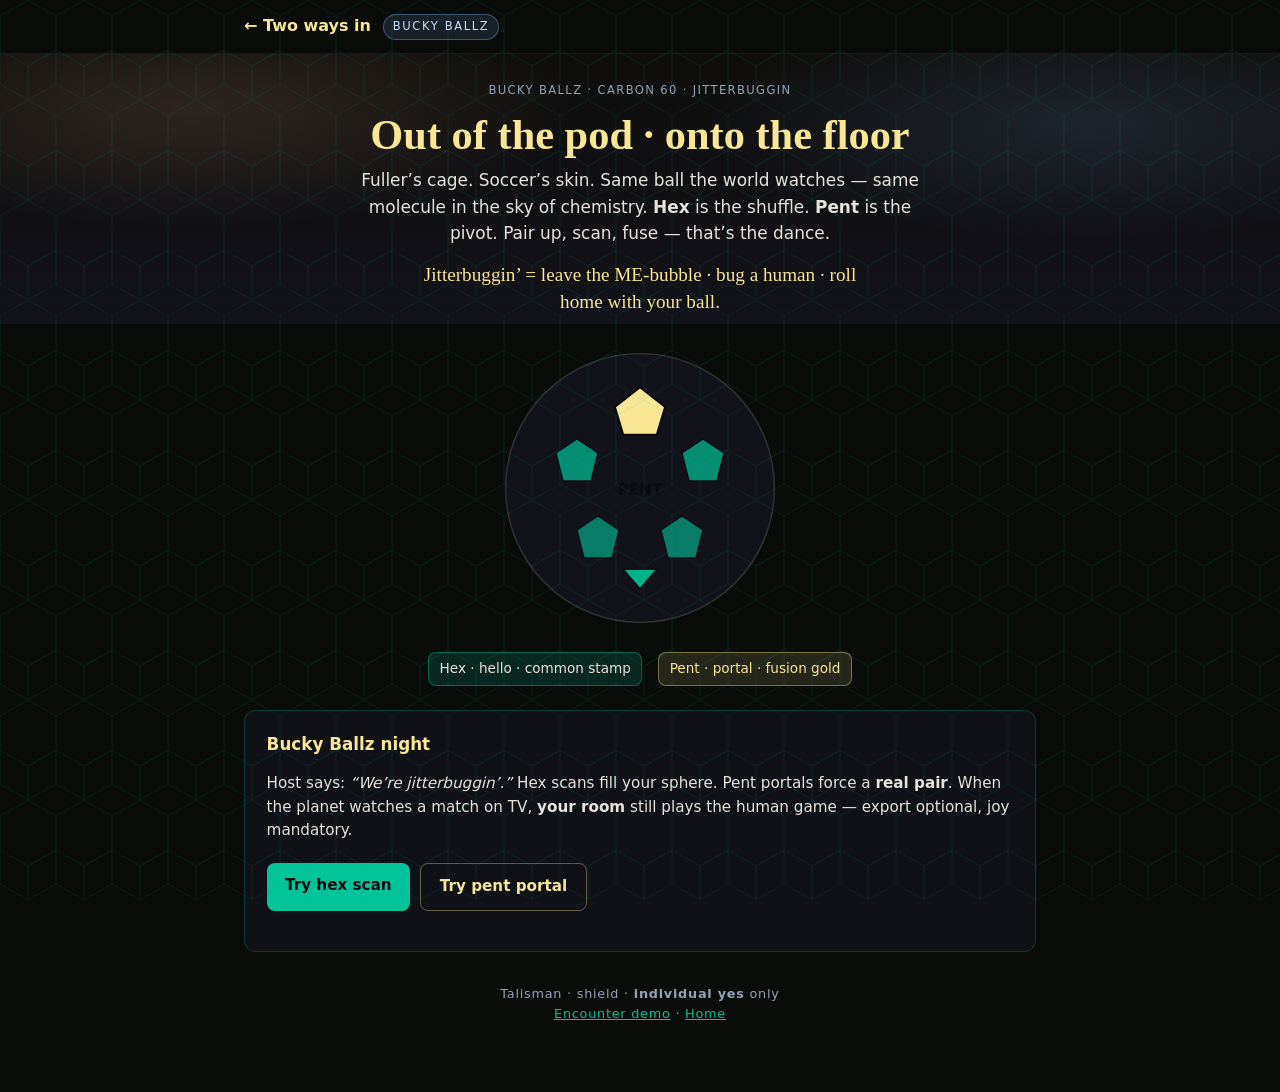
<file: encounter/ball.html>
<!DOCTYPE html>
<html lang="en">
<head>
  <meta charset="utf-8" />
  <meta name="viewport" content="width=device-width, initial-scale=1" />
  <meta name="description" content="Bucky Ballz — Carbon 60. Hex hello, pent gold, jitterbug out of the pod. Play in person." />
  <title>Bucky Ballz · jitterbuggin · Carbon 60</title>
  <link rel="stylesheet" href="../styles.css" />
  <style>
    body.page-ball { background: #0a0c0a; }
    .ball-hero { text-align: center; padding: 1rem 0 0.5rem; }
    .ball-svg { max-width: 280px; margin: 0 auto; display: block; }
    .legend { display: flex; flex-wrap: wrap; gap: 1rem; justify-content: center; margin: 1.5rem 0; }
    .legend span { font-size: 0.85rem; padding: 0.35rem 0.65rem; border-radius: 8px; }
    .leg-hex { background: rgba(2, 195, 154, 0.15); border: 1px solid rgba(2, 195, 154, 0.4); }
    .leg-pent { background: rgba(249, 231, 149, 0.12); border: 1px solid rgba(249, 231, 149, 0.4); color: var(--gold); }
    .honey { opacity: 0.12; position: fixed; inset: 0; pointer-events: none; background-image: url("data:image/svg+xml,%3Csvg xmlns='http://www.w3.org/2000/svg' width='56' height='100' viewBox='0 0 56 100'%3E%3Cpath fill='none' stroke='%2302c39a' stroke-width='1' d='M28 66L0 50L0 16L28 0L56 16L56 50L28 66L28 100L0 84L0 50M28 66L56 50L56 84L28 100'/%3E%3C/svg%3E"); }
    .vibe-line {
      font-family: Georgia, serif; font-size: 1.2rem; color: var(--gold);
      text-align: center; margin: 1rem auto 0; max-width: 28rem; line-height: 1.4;
    }
    .jitter { animation: jitter 2.5s ease-in-out infinite; }
    @keyframes jitter {
      0%, 100% { transform: rotate(0deg); }
      25% { transform: rotate(-1.2deg) translateX(-1px); }
      75% { transform: rotate(1.2deg) translateX(1px); }
    }
  </style>
</head>
<body class="page-ball">
  <div class="honey" aria-hidden="true"></div>
  <nav class="top">
    <div class="wrap wrap-nav">
      <a href="../index.html">← Two ways in</a>
      <span class="nav-path nav-path-forge">Bucky Ballz</span>
    </div>
  </nav>

  <header class="hero hero-split ball-hero">
    <div class="wrap">
      <p class="eyebrow">Bucky Ballz · Carbon 60 · jitterbuggin</p>
      <h1>Out of the pod · onto the floor</h1>
      <p class="lead" style="margin:0 auto; text-align:center; max-width:36rem">
        Fuller’s cage. Soccer’s skin. Same ball the world watches — same molecule in the sky of chemistry.
        <strong>Hex</strong> is the shuffle. <strong>Pent</strong> is the pivot. Pair up, scan, fuse — that’s the dance.
      </p>
      <p class="vibe-line jitter">Jitterbuggin’ = leave the ME-bubble · bug a human · roll home with your ball.</p>
    </div>
  </header>

  <main>
    <div class="wrap">
      <svg class="ball-svg jitter" viewBox="0 0 200 200" role="img" aria-label="Stylized Bucky ball pattern">
        <circle cx="100" cy="100" r="96" fill="#12121a" stroke="#333" stroke-width="1"/>
        <polygon points="100,28 118,42 112,62 88,62 82,42" fill="#f9e795" stroke="#0a0a0f" stroke-width="1.5"/>
        <polygon points="100,172 88,158 112,158" fill="#02c39a" stroke="#0a0a0f" opacity="0.9"/>
        <polygon points="40,75 55,65 70,75 65,95 45,95" fill="#02c39a" stroke="#0a0a0f" opacity="0.7"/>
        <polygon points="160,75 145,65 130,75 135,95 155,95" fill="#02c39a" stroke="#0a0a0f" opacity="0.7"/>
        <polygon points="55,130 70,120 85,130 80,150 60,150" fill="#02c39a" stroke="#0a0a0f" opacity="0.6"/>
        <polygon points="145,130 130,120 115,130 120,150 140,150" fill="#02c39a" stroke="#0a0a0f" opacity="0.6"/>
        <text x="100" y="105" text-anchor="middle" fill="#0a0a0f" font-size="11" font-weight="bold">PENT</text>
      </svg>

      <div class="legend">
        <span class="leg-hex">Hex · hello · common stamp</span>
        <span class="leg-pent">Pent · portal · fusion gold</span>
      </div>

      <article class="card">
        <h2>Bucky Ballz night</h2>
        <p>Host says: <em>“We’re jitterbuggin’.”</em> Hex scans fill your sphere. Pent portals force a <strong>real pair</strong>. When the planet watches a match on TV, <strong>your room</strong> still plays the human game — export optional, joy mandatory.</p>
        <div class="actions">
          <a class="btn btn-primary" href="demo.html?serial=C60-BALL&face=hearth&tile=hex">Try hex scan</a>
          <a class="btn btn-secondary" href="demo.html?serial=C60-BALL&face=forge&tile=pent">Try pent portal</a>
        </div>
      </article>

      <p class="seal">
        Talisman · shield · <strong>individual yes</strong> only<br />
        <a href="demo.html">Encounter demo</a> · <a href="../index.html">Home</a>
      </p>
    </div>
  </main>
</body>
</html>
</file>
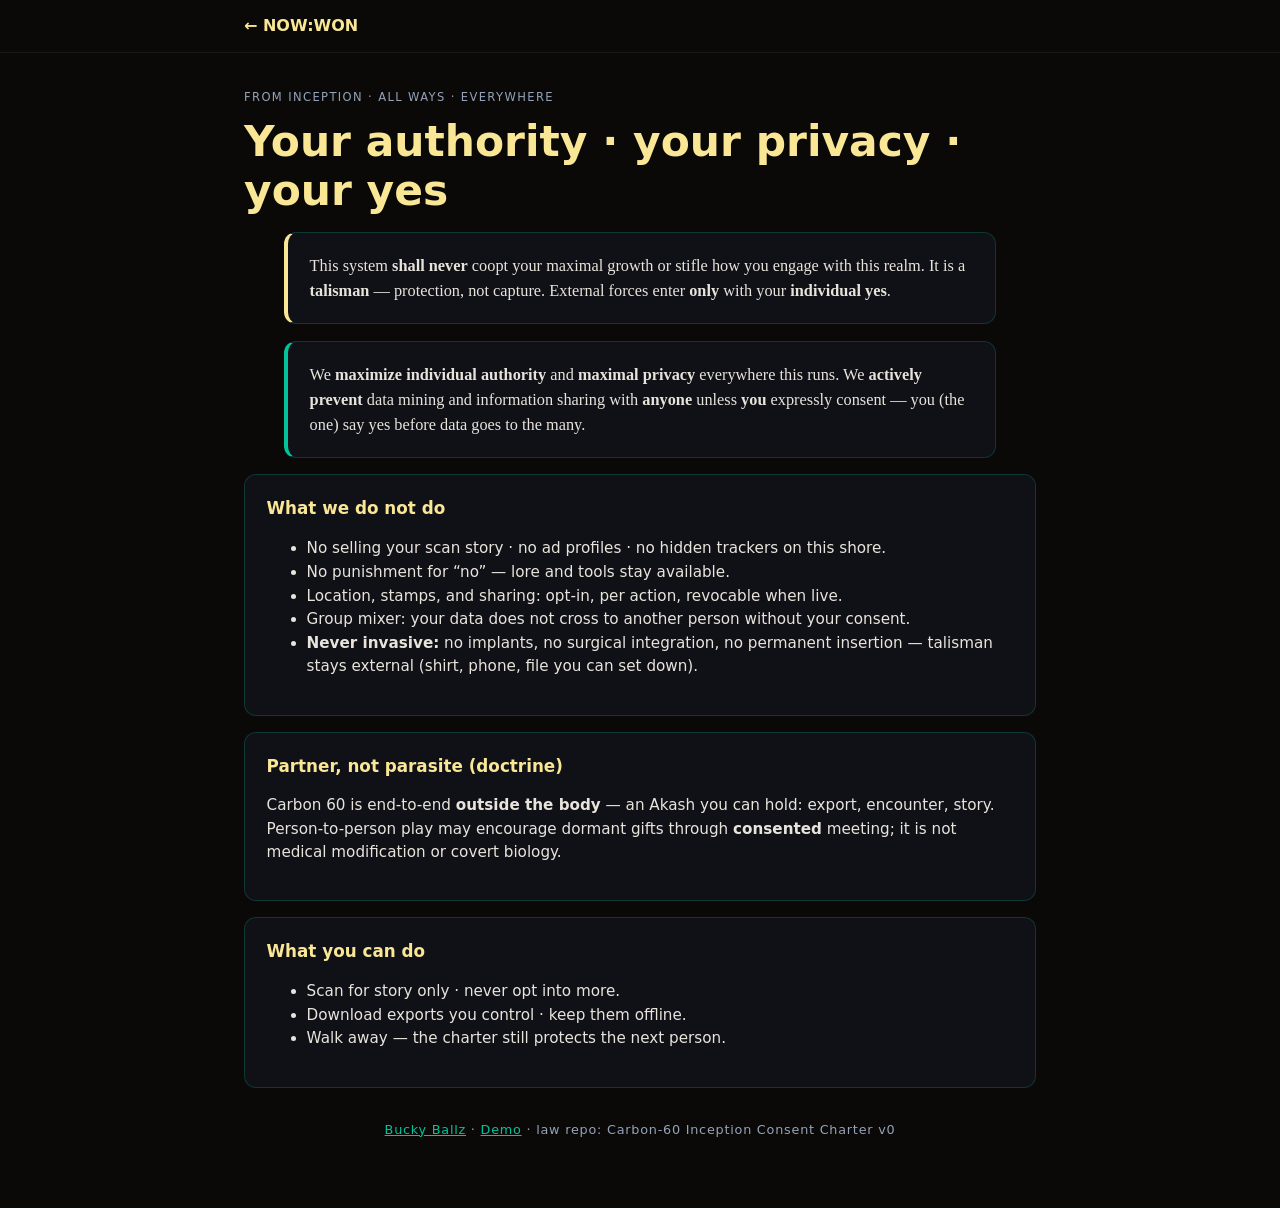
<file: encounter/charter.html>
<!DOCTYPE html>
<html lang="en">
<head>
  <meta charset="utf-8" />
  <meta name="viewport" content="width=device-width, initial-scale=1" />
  <meta name="description" content="Carbon 60 inception charter — authority, privacy, individual yes. No data mining without express consent." />
  <title>Inception charter · Carbon 60</title>
  <link rel="stylesheet" href="../styles.css" />
</head>
<body class="page-choose">
  <nav class="top"><div class="wrap wrap-nav"><a href="../index.html">← NOW:WON</a></div></nav>
  <main>
    <div class="wrap">
      <p class="eyebrow">From inception · all ways · everywhere</p>
      <h1>Your authority · your privacy · your yes</h1>

      <blockquote class="card" style="font-family:Georgia,serif;font-size:1.02rem;border-left:4px solid var(--gold)">
        This system <strong>shall never</strong> coopt your maximal growth or stifle how you engage with this realm.
        It is a <strong>talisman</strong> — protection, not capture. External forces enter <strong>only</strong> with your <strong>individual yes</strong>.
      </blockquote>

      <blockquote class="card" style="font-family:Georgia,serif;font-size:1.02rem;border-left:4px solid var(--teal)">
        We <strong>maximize individual authority</strong> and <strong>maximal privacy</strong> everywhere this runs.
        We <strong>actively prevent</strong> data mining and information sharing with <strong>anyone</strong> unless <strong>you</strong> expressly consent — you (the one) say yes before data goes to the many.
      </blockquote>

      <article class="card">
        <h2>What we do not do</h2>
        <ul>
          <li>No selling your scan story · no ad profiles · no hidden trackers on this shore.</li>
          <li>No punishment for “no” — lore and tools stay available.</li>
          <li>Location, stamps, and sharing: opt-in, per action, revocable when live.</li>
          <li>Group mixer: your data does not cross to another person without your consent.</li>
          <li><strong>Never invasive:</strong> no implants, no surgical integration, no permanent insertion — talisman stays external (shirt, phone, file you can set down).</li>
        </ul>
      </article>

      <article class="card">
        <h2>Partner, not parasite (doctrine)</h2>
        <p>
          Carbon 60 is end-to-end <strong>outside the body</strong> — an Akash you can hold: export, encounter, story.
          Person-to-person play may encourage dormant gifts through <strong>consented</strong> meeting; it is not medical modification or covert biology.
        </p>
      </article>

      <article class="card">
        <h2>What you can do</h2>
        <ul>
          <li>Scan for story only · never opt into more.</li>
          <li>Download exports you control · keep them offline.</li>
          <li>Walk away — the charter still protects the next person.</li>
        </ul>
      </article>

      <p class="seal"><a href="ball.html">Bucky Ballz</a> · <a href="demo.html">Demo</a> · law repo: Carbon-60 Inception Consent Charter v0</p>
    </div>
  </main>
</body>
</html>
</file>
<file: styles.css>
:root {
  --bg: #0f0e0c;
  --panel: #12121a;
  --off: #e8e4dc;
  --gold: #f9e795;
  --teal: #02c39a;
  --holo-magenta: #ff2d9a;
  --holo-cyan: #00ffd5;
  --holo-violet: #8b5cff;
  --holo-amber: #ffc400;
  --holo-lime: #b8ff2e;
  --muted: #94a3b8;
  --max: 52rem;
  --hearth-glow: #e8a87c;
  --hearth-deep: #2a1810;
  --hearth-text: #ffd4b8;
  --forge-glow: #7eb8ff;
  --forge-deep: #0c1420;
  --forge-text: #c8dcff;
  font-family: system-ui, -apple-system, "Segoe UI", Roboto, sans-serif;
}

* { box-sizing: border-box; }
body { margin: 0; background: var(--bg); color: var(--off); line-height: 1.55; }
a { color: var(--teal); }
a:hover { color: var(--gold); }

.wrap { max-width: var(--max); margin: 0 auto; padding: 0 1.25rem; }
.wrap-nav { display: flex; align-items: center; gap: 0.75rem; flex-wrap: wrap; }

.hero { padding: 2.5rem 0 1.75rem; background: linear-gradient(180deg, #0f0e0c, #12121a); }
.eyebrow { text-transform: uppercase; letter-spacing: 0.12em; font-size: 0.72rem; color: var(--muted); }
h1 { color: var(--gold); font-size: clamp(1.85rem, 4.5vw, 2.65rem); margin: 0.45rem 0; line-height: 1.15; }
.lead { font-size: 1.06rem; max-width: 44rem; }
.tier { display: inline-block; margin-top: 0.75rem; font-size: 0.85rem; color: var(--muted); border-left: 3px solid var(--teal); padding-left: 0.65rem; }

main { padding: 1.5rem 0 3.5rem; }
.card {
  background: rgba(18, 18, 26, 0.92);
  border: 1px solid rgba(2, 195, 154, 0.22);
  border-radius: 12px;
  padding: 1.25rem 1.35rem;
  margin-bottom: 1rem;
}
.card h2 { color: var(--gold); font-size: 1.05rem; margin: 0 0 0.5rem; }
.card p, .card li { font-size: 0.95rem; }
.card ol { margin: 0.4rem 0 0 1.1rem; }

.actions { display: flex; flex-wrap: wrap; gap: 0.65rem; margin: 1.25rem 0; }
.btn {
  display: inline-block; padding: 0.7rem 1.15rem; border-radius: 8px;
  text-decoration: none; font-weight: 600; font-size: 0.95rem;
  transition: filter 0.15s, transform 0.12s;
}
.btn:hover { filter: brightness(1.08); transform: translateY(-1px); color: inherit; }
.btn-primary { background: var(--teal); color: #0a0a0f; }
.btn-secondary { border: 1px solid rgba(249, 231, 149, 0.35); color: var(--gold); background: transparent; }

.seal { text-align: center; font-size: 0.8rem; color: var(--muted); margin-top: 2rem; letter-spacing: 0.06em; }
.mirror { font-size: 0.85rem; color: var(--muted); margin-top: 0.75rem; font-style: italic; }
code { font-size: 0.88em; background: rgba(0,0,0,0.35); padding: 0.1em 0.35em; border-radius: 4px; }

nav.top { padding: 0.85rem 0; border-bottom: 1px solid rgba(255,255,255,0.06); }
nav.top a { text-decoration: none; color: var(--gold); font-weight: 600; }
.nav-path {
  font-size: 0.72rem; text-transform: uppercase; letter-spacing: 0.14em;
  padding: 0.2rem 0.55rem; border-radius: 999px;
}
.nav-path-hearth { color: var(--hearth-text); background: rgba(232, 168, 124, 0.15); border: 1px solid rgba(232, 168, 124, 0.35); }
.nav-path-forge { color: var(--forge-text); background: rgba(126, 184, 255, 0.12); border: 1px solid rgba(126, 184, 255, 0.35); }

/* —— Choose (index) —— */
body.page-choose { background: #0a0908; }
.hero-split {
  background:
    radial-gradient(ellipse 55% 80% at 15% 20%, rgba(232, 168, 124, 0.14), transparent 55%),
    radial-gradient(ellipse 55% 80% at 85% 25%, rgba(126, 184, 255, 0.12), transparent 55%),
    linear-gradient(180deg, #0f0e0c, #12121a);
}
.hero-split h1 {
  font-family: Georgia, "Times New Roman", serif;
  font-weight: 600;
}
.spell-line {
  font-size: 0.9rem; color: var(--muted); margin-top: 1.25rem;
  letter-spacing: 0.04em;
}
.spell-line strong { color: var(--gold); font-weight: 600; }

.dual-doors {
  display: grid;
  grid-template-columns: 1fr 1fr;
  gap: 1.15rem;
  margin: 0.25rem 0 1.5rem;
  position: relative;
}
.dual-doors::before {
  content: "◆ one fire ◆";
  position: absolute;
  left: 50%; top: 50%;
  transform: translate(-50%, -50%);
  font-size: 0.65rem;
  letter-spacing: 0.2em;
  text-transform: uppercase;
  color: rgba(249, 231, 149, 0.45);
  background: var(--bg);
  padding: 0.35rem 0.65rem;
  border-radius: 999px;
  border: 1px solid rgba(255,255,255,0.08);
  pointer-events: none;
  z-index: 1;
}
@media (max-width: 720px) {
  .dual-doors { grid-template-columns: 1fr; }
  .dual-doors::before { display: none; }
}

.door {
  display: flex;
  flex-direction: column;
  text-decoration: none;
  color: inherit;
  border-radius: 16px;
  padding: 1.5rem 1.45rem 1.35rem;
  min-height: 17rem;
  transition: transform 0.18s, box-shadow 0.18s;
  position: relative;
  overflow: hidden;
}
.door:hover { transform: translateY(-4px); color: inherit; }
.door-hearth {
  background: linear-gradient(145deg, rgba(42, 24, 16, 0.95), rgba(18, 14, 12, 0.98));
  border: 1px solid rgba(232, 168, 124, 0.35);
  box-shadow: 0 8px 32px rgba(232, 120, 60, 0.08);
}
.door-hearth:hover { box-shadow: 0 14px 40px rgba(232, 120, 60, 0.18); }
.door-forge {
  background: linear-gradient(145deg, rgba(12, 20, 32, 0.98), rgba(14, 14, 20, 0.98));
  border: 1px solid rgba(126, 184, 255, 0.32);
  box-shadow: 0 8px 32px rgba(60, 120, 220, 0.08);
}
.door-forge:hover { box-shadow: 0 14px 40px rgba(60, 120, 220, 0.16); }

.door-icon {
  font-size: 1.75rem; line-height: 1; margin-bottom: 0.5rem; opacity: 0.9;
}
.door-tag { font-size: 0.68rem; text-transform: uppercase; letter-spacing: 0.14em; color: var(--muted); }
.door-hearth .door-tag { color: var(--hearth-glow); }
.door-forge .door-tag { color: var(--forge-glow); }
.door h2 { margin: 0.4rem 0 0.35rem; font-size: 1.75rem; line-height: 1.1; }
.door-hearth h2 {
  font-family: Georgia, "Times New Roman", serif;
  color: var(--hearth-text);
}
.door-forge h2 {
  font-family: ui-monospace, SFMono-Regular, Menlo, Monaco, monospace;
  color: var(--forge-text);
  letter-spacing: -0.03em;
}
.door-quote {
  margin: 0.65rem 0 0.85rem;
  padding-left: 0.75rem;
  border-left: 2px solid rgba(255,255,255,0.12);
  font-size: 0.92rem;
  font-style: italic;
  color: rgba(232, 228, 220, 0.88);
  flex-grow: 1;
}
.door-hearth .door-quote { border-left-color: var(--hearth-glow); }
.door-forge .door-quote { border-left-color: var(--forge-glow); font-style: normal; font-size: 0.86rem; }
.door-bullets { margin: 0 0 1rem 1rem; font-size: 0.88rem; opacity: 0.92; }
.door-cta {
  font-weight: 700; font-size: 0.92rem; letter-spacing: 0.04em;
  margin-top: auto;
}
.door-hearth .door-cta { color: var(--hearth-glow); }
.door-forge .door-cta { color: var(--forge-glow); font-family: ui-monospace, Menlo, monospace; }

.dual-note { text-align: center; font-size: 0.92rem; color: var(--muted); max-width: 42rem; margin: 0 auto 1rem; line-height: 1.6; }
.love-line { color: var(--gold); margin-top: 1.1rem; font-family: Georgia, serif; font-size: 1.08rem; }

/* —— Hearth page —— */
body.page-hearth { background: var(--hearth-deep); color: #f0e6dc; }
body.page-hearth a { color: #ffb088; }
body.page-hearth a:hover { color: var(--gold); }
.hero-hearth {
  background:
    radial-gradient(ellipse 90% 70% at 20% 0%, rgba(232, 168, 124, 0.22), transparent 50%),
    linear-gradient(180deg, #1f1410, #12100e);
}
body.page-hearth h1 { font-family: Georgia, serif; color: var(--hearth-text); }
body.page-hearth .btn-primary {
  background: linear-gradient(180deg, #e8a87c, #c87850);
  color: #1a0f0a;
}
body.page-hearth .btn-secondary { border-color: rgba(232, 168, 124, 0.5); color: var(--hearth-text); }
body.page-hearth .card {
  border-color: rgba(232, 168, 124, 0.25);
  background: rgba(30, 20, 16, 0.85);
}
body.page-hearth .card h2 { color: var(--hearth-glow); }
body.page-hearth .card-highlight {
  border-color: rgba(249, 200, 150, 0.45);
  box-shadow: 0 0 24px rgba(232, 168, 124, 0.08);
}
.pullquote {
  font-family: Georgia, serif;
  font-size: 1.15rem;
  color: var(--hearth-text);
  margin: 0;
  line-height: 1.45;
}

/* —— Forge page —— */
body.page-forge { background: var(--forge-deep); color: #dce4f0; }
body.page-forge a { color: var(--forge-glow); }
body.page-forge a:hover { color: #fff; }
.hero-forge {
  background:
    radial-gradient(ellipse 90% 70% at 80% 0%, rgba(126, 184, 255, 0.18), transparent 50%),
    linear-gradient(180deg, #0f1622, #0a0c12);
}
body.page-forge h1 {
  font-family: ui-monospace, Menlo, monospace;
  color: var(--forge-text);
  font-size: clamp(1.45rem, 3.8vw, 2.15rem);
  letter-spacing: -0.04em;
}
body.page-forge .btn-primary {
  background: linear-gradient(180deg, #5a9fd4, #3d72a8);
  color: #060a10;
}
body.page-forge .btn-secondary { border-color: rgba(126, 184, 255, 0.45); color: var(--forge-text); }
body.page-forge .card {
  border-color: rgba(126, 184, 255, 0.22);
  background: rgba(12, 18, 28, 0.9);
  border-radius: 8px;
}
body.page-forge .card h2 {
  color: var(--forge-glow);
  font-family: ui-monospace, Menlo, monospace;
  font-size: 0.95rem;
  letter-spacing: 0.02em;
}

.steps-plain { margin: 0.75rem 0 0 1.2rem; padding: 0; }
.steps-plain li { margin-bottom: 0.85rem; font-size: 1.02rem; }
.fine { font-size: 0.88rem; color: var(--muted); margin: 1rem 0 0; }
body.page-hearth .fine { color: rgba(240, 230, 220, 0.65); }

/* —— Workbench v0 —— */
body.page-workbench { background: #000; }
body.page-workbench .enterface-face-layer {
  position: relative;
  isolation: isolate;
  min-height: 100dvh;
}
.hero-wb {
  background:
    radial-gradient(ellipse 50% 70% at 20% 30%, rgba(232, 168, 124, 0.1), transparent 50%),
    radial-gradient(ellipse 50% 70% at 80% 30%, rgba(126, 184, 255, 0.08), transparent 50%),
    linear-gradient(180deg, #0f0e0c, #12121a);
}
.wb-layout {
  display: grid;
  gap: 1.25rem;
  grid-template-columns: 1fr;
}
@media (min-width: 900px) {
  .wb-layout { grid-template-columns: 1.35fr 1fr; align-items: start; }
}
.wb-input-card textarea {
  width: 100%;
  min-height: 11rem;
  padding: 0.75rem;
  border-radius: 8px;
  border: 1px solid rgba(2, 195, 154, 0.35);
  background: #0a0a0f;
  color: var(--off);
  font-size: 1rem;
  line-height: 1.5;
  resize: vertical;
}
.wb-field { display: block; margin-bottom: 0.85rem; }
.wb-field span { display: block; font-size: 0.82rem; color: var(--gold); margin-bottom: 0.35rem; }
.wb-field input, .wb-field select {
  width: 100%;
  max-width: 24rem;
  padding: 0.5rem 0.65rem;
  border-radius: 8px;
  border: 1px solid #334155;
  background: #12121a;
  color: var(--off);
}
.wb-log {
  font-family: ui-monospace, Menlo, monospace;
  font-size: 0.72rem;
  white-space: pre-wrap;
  word-break: break-word;
  max-height: 12rem;
  overflow: auto;
  margin-top: 0.75rem;
  padding: 0.65rem;
  background: #0a0a0f;
  border-radius: 8px;
  border: 1px solid rgba(255, 255, 255, 0.08);
}
.wb-nav-alt { font-size: 0.85rem; font-weight: 500; margin-left: auto; }
.wb-links { margin: 0; padding-left: 1.1rem; font-size: 0.9rem; }
.wb-links li { margin-bottom: 0.45rem; }
body.page-workbench[data-face="forge"] .wb-input-card { border-color: rgba(126, 184, 255, 0.28); }
button.btn { cursor: pointer; border: none; font: inherit; }
button.btn-secondary { border: 1px solid rgba(249, 231, 149, 0.35); color: var(--gold); background: transparent; }

/* —— Onboarding ladder —— */
body.page-onboard .onboard-ladder {
  list-style: none;
  padding: 0;
  margin: 0;
  display: grid;
  gap: 1rem;
}
@media (min-width: 720px) {
  body.page-onboard .onboard-ladder { grid-template-columns: 1fr 1fr; }
}
.onboard-step .step-tag {
  font-size: 0.72rem;
  text-transform: uppercase;
  letter-spacing: 0.1em;
  color: var(--teal);
  margin: 0 0 0.35rem;
}
.onboard-pari ul { margin: 0.5rem 0 0 1rem; font-size: 0.92rem; }

.onboard-coach-banner {
  margin: 1rem 0 0;
  padding: 1rem 1.15rem;
  border-radius: 10px;
  border: 1px solid rgba(2, 195, 154, 0.35);
  background: rgba(2, 195, 154, 0.08);
  display: flex;
  flex-wrap: wrap;
  align-items: center;
  justify-content: space-between;
  gap: 0.75rem;
}
.onboard-coach-banner p { margin: 0; font-size: 0.95rem; max-width: 36rem; }

.wb-stepper { padding: 0.5rem 0 0; }
.wb-steps {
  list-style: none;
  padding: 0;
  margin: 0;
  display: flex;
  flex-wrap: wrap;
  gap: 0.5rem 1rem;
}
.wb-step {
  font-size: 0.82rem;
  color: var(--muted);
  display: flex;
  align-items: center;
  gap: 0.4rem;
}
.wb-step span {
  width: 1.35rem;
  height: 1.35rem;
  border-radius: 50%;
  border: 1px solid #334155;
  display: inline-flex;
  align-items: center;
  justify-content: center;
  font-size: 0.72rem;
}
.wb-step-active { color: var(--gold); }
.wb-step-active span { border-color: var(--teal); background: rgba(2, 195, 154, 0.15); }
.wb-step-done { color: var(--teal); }
.wb-step-done span { background: var(--teal); color: #0a0a0f; border-color: var(--teal); }
.wb-substep { font-size: 0.95rem; color: var(--gold); margin: 1.25rem 0 0.5rem; font-weight: 600; }

/* —— Composer-first workbench v0.2 —— */
.hero-compact { padding: 1.25rem 0 0.75rem; }
.hero-compact h1 { font-size: clamp(1.5rem, 4vw, 2rem); margin-bottom: 0.35rem; }
.hero-compact .lead { font-size: 0.95rem; max-width: 40rem; opacity: 0.92; }

.composer-main { padding-bottom: 5rem; }
.composer-wrap {
  max-width: 44rem;
  margin: 0 auto;
  display: flex;
  flex-direction: column;
}

.composer-thread {
  min-height: 12rem;
  max-height: 50vh;
  overflow-y: auto;
  padding: 1rem 0 1.25rem;
  display: flex;
  flex-direction: column;
  gap: 0.85rem;
}
.thread-empty {
  color: var(--muted);
  font-size: 0.92rem;
  text-align: center;
  margin: 2rem 0;
}
.thread-msg {
  max-width: 92%;
  padding: 0.75rem 1rem;
  border-radius: 12px;
  font-size: 0.95rem;
  line-height: 1.5;
}
.thread-msg-user {
  align-self: flex-end;
  background: rgba(2, 195, 154, 0.18);
  border: 1px solid rgba(2, 195, 154, 0.35);
}
.thread-msg-hold .hold-save {
  margin: 0.65rem 0 0.35rem;
  padding: 0.45rem 0.85rem;
  font-size: 0.82rem;
  cursor: pointer;
  border: 1px solid rgba(249, 231, 149, 0.35);
  background: transparent;
  color: var(--gold);
  border-radius: 8px;
  font-weight: 600;
}
.thread-msg-hold .hold-save:hover:not(:disabled) { filter: brightness(1.08); }
.thread-msg-hold .hold-save:disabled { opacity: 0.65; cursor: default; }

body.composer-has-thread .hero-compact { display: none; }
body.composer-has-thread .composer-main { padding-top: 0.75rem; }

body.page-enterface.page-composer {
  background: #000;
}
body.page-enterface .enterface-nav {
  border-bottom-color: rgba(255, 255, 255, 0.04);
  background: rgba(0, 0, 0, 0.35);
}
body.composer-has-thread #family-details {
  margin-top: 1rem;
  opacity: 0.92;
}

.enterface-family-title,
#family-details summary.enterface-family-title {
  color: var(--gold);
  font-size: 1rem;
  margin: 0 0 0.35rem;
  cursor: pointer;
}
#family-details summary.enterface-family-title { margin: 0; list-style: none; }
#family-details summary.enterface-family-title::-webkit-details-marker { display: none; }
.enterface-family-lead { margin: 0 0 1rem; }

.family-grid {
  display: grid;
  gap: 0.75rem;
  grid-template-columns: 1fr;
}
@media (min-width: 640px) {
  .family-grid { grid-template-columns: repeat(2, 1fr); }
}
@media (min-width: 960px) {
  .family-grid { grid-template-columns: repeat(3, 1fr); }
}

.family-card {
  position: relative;
  padding: 0.85rem 1rem;
  border-radius: 10px;
  border: 1px solid rgba(255, 255, 255, 0.08);
  background: rgba(0, 0, 0, 0.25);
}
.family-card-here {
  border-color: rgba(2, 195, 154, 0.45);
  background: rgba(2, 195, 154, 0.06);
}
.family-tag {
  font-size: 0.65rem;
  text-transform: uppercase;
  letter-spacing: 0.1em;
  color: var(--muted);
}
.family-card h3 {
  font-size: 0.92rem;
  color: var(--gold);
  margin: 0.35rem 0 0.25rem;
}
.family-blurb {
  font-size: 0.8rem;
  color: var(--off);
  opacity: 0.88;
  margin: 0 0 0.65rem;
  line-height: 1.4;
}
.family-here-mark {
  font-size: 0.75rem;
  color: var(--teal);
  font-weight: 600;
}
.family-open {
  display: inline-block;
  padding: 0.4rem 0.75rem !important;
  font-size: 0.78rem !important;
}
.family-note {
  font-size: 0.75rem;
  color: var(--muted);
  margin: 0;
  font-style: italic;
}

.thread-msg-hold {
  align-self: flex-start;
  background: rgba(18, 18, 26, 0.95);
  border: 1px solid rgba(249, 231, 149, 0.2);
}
.thread-msg-reflect {
  align-self: flex-start;
  background: rgba(12, 20, 32, 0.95);
  border: 1px solid rgba(126, 184, 255, 0.35);
  max-width: 96%;
}
.msg-body-reflect {
  display: block;
  margin-top: 0.35rem;
  line-height: 1.5;
  white-space: pre-wrap;
}

.composer-loop {
  margin-bottom: 0.75rem;
  padding: 0.85rem 1rem;
}
.composer-loop summary {
  color: var(--gold);
  font-weight: 600;
  cursor: pointer;
}
.reflect-paste {
  width: 100%;
  margin: 0.65rem 0 0;
  padding: 0.55rem 0.65rem;
  border-radius: 8px;
  border: 1px solid rgba(126, 184, 255, 0.25);
  background: rgba(0, 0, 0, 0.35);
  color: var(--off);
  font-family: inherit;
  font-size: 0.9rem;
  resize: vertical;
}
.composer-loop-actions {
  margin-top: 0.65rem;
  margin-bottom: 0;
}
.composer-loop-actions .btn {
  font-size: 0.82rem;
  padding: 0.5rem 0.85rem;
}
.msg-meta { font-size: 0.78rem; color: var(--muted); margin-top: 0.35rem; }
.thread-msg code { font-size: 0.75rem; }

.composer-lanes {
  margin: 0 0 0.65rem;
  padding: 0.65rem 0.75rem;
  border: 1px solid rgba(255, 255, 255, 0.06);
  border-radius: 12px;
  background: rgba(0, 0, 0, 0.35);
}
.composer-lanes-legend {
  font-size: 0.65rem;
  text-transform: uppercase;
  letter-spacing: 0.12em;
  color: var(--muted);
  padding: 0 0.25rem;
}
.composer-lanes-chips {
  display: flex;
  flex-wrap: wrap;
  gap: 0.4rem;
  margin-top: 0.35rem;
}
.lane-chip {
  display: inline-flex;
  align-items: center;
  gap: 0.35rem;
  font-size: 0.78rem;
  padding: 0.35rem 0.65rem;
  border-radius: 999px;
  border: 1px solid rgba(255, 255, 255, 0.1);
  background: rgba(18, 18, 26, 0.6);
  cursor: pointer;
  user-select: none;
  min-height: 44px;
}
.lane-chip:has(input:checked) {
  border-color: rgba(2, 195, 154, 0.55);
  background: rgba(2, 195, 154, 0.12);
  color: var(--gold);
}
.lane-chip input {
  accent-color: var(--teal);
  margin: 0;
}
.composer-lane-hint {
  margin: 0.5rem 0 0;
  font-size: 0.78rem;
  line-height: 1.4;
}
.composer-lane-actions {
  margin-top: 0.55rem;
}
.composer-lane-actions .btn {
  font-size: 0.82rem;
  padding: 0.5rem 0.85rem;
}

.composer-bar {
  display: flex;
  align-items: flex-end;
  gap: 0.5rem;
  padding: 0.65rem;
  border-radius: 14px;
  border: 1px solid rgba(2, 195, 154, 0.35);
  background: rgba(12, 12, 18, 0.98);
  position: sticky;
  bottom: 0.75rem;
  box-shadow: 0 -8px 32px rgba(0, 0, 0, 0.45);
}
.composer-bar textarea {
  flex: 1;
  min-height: 2.5rem;
  max-height: 10rem;
  resize: none;
  border: none;
  background: transparent;
  color: var(--off);
  font-size: 1rem;
  line-height: 1.45;
  padding: 0.45rem 0.25rem;
  font-family: inherit;
}
.composer-bar textarea:focus { outline: none; }
.composer-attach {
  cursor: pointer;
  padding: 0.45rem 0.55rem;
  font-size: 1.15rem;
  opacity: 0.85;
  user-select: none;
}
.composer-send { flex-shrink: 0; padding: 0.55rem 1.1rem; }
.composer-hint { font-size: 0.78rem; color: var(--muted); margin: 0.35rem 0 0 0.5rem; }

.shall-not-gate blockquote.shall-not-frog {
  margin: 1.25rem 0;
  padding: 0.85rem 1rem;
  border-left: 3px solid var(--forge-glow);
  background: rgba(126, 184, 255, 0.06);
  font-size: 0.92rem;
}
.shall-not-list li { margin-bottom: 0.45rem; }

.composer-advanced { margin-top: 1.5rem; }
.composer-advanced summary {
  cursor: pointer;
  color: var(--gold);
  font-weight: 600;
  padding: 0.5rem 0;
}
.advanced-grid {
  display: grid;
  gap: 1rem;
  margin-top: 0.75rem;
}
@media (min-width: 720px) {
  .advanced-grid { grid-template-columns: 1fr 1fr; }
}
.sr-only {
  position: absolute;
  width: 1px;
  height: 1px;
  padding: 0;
  margin: -1px;
  overflow: hidden;
  clip: rect(0, 0, 0, 0);
  border: 0;
}

.shore-sibling-link {
  margin-top: 1rem;
  opacity: 0.92;
}

/* —— EnterFaceRI · holo substrate (max sat · black field) —— */
body.page-opening,
body.page-enterface.page-composer {
  background: #000;
  position: relative;
  isolation: isolate;
}
body.page-opening::before,
body.page-enterface.page-composer::before {
  content: "";
  position: fixed;
  inset: -8%;
  z-index: 0;
  pointer-events: none;
  background:
    radial-gradient(circle at 18% 28%, rgba(255, 45, 154, 0.42), transparent 38%),
    radial-gradient(circle at 82% 18%, rgba(0, 255, 213, 0.38), transparent 36%),
    radial-gradient(circle at 72% 78%, rgba(139, 92, 255, 0.45), transparent 40%),
    radial-gradient(circle at 12% 82%, rgba(255, 196, 0, 0.32), transparent 34%),
    radial-gradient(circle at 48% 52%, rgba(184, 255, 46, 0.22), transparent 48%),
    radial-gradient(circle at 55% 12%, rgba(2, 195, 154, 0.35), transparent 32%);
  filter: saturate(2.15) contrast(1.12);
  opacity: 0.62;
  animation: enterface-holo-drift 22s ease-in-out infinite alternate;
}
body.page-opening::after,
body.page-enterface.page-composer::after {
  content: "";
  position: fixed;
  inset: 0;
  z-index: 0;
  pointer-events: none;
  background:
    repeating-linear-gradient(
      108deg,
      transparent 0,
      transparent 42px,
      rgba(255, 255, 255, 0.018) 42px,
      rgba(255, 255, 255, 0.018) 43px
    ),
    linear-gradient(
      125deg,
      transparent 0%,
      rgba(0, 255, 213, 0.09) 18%,
      rgba(255, 45, 154, 0.11) 38%,
      rgba(139, 92, 255, 0.1) 58%,
      rgba(255, 196, 0, 0.08) 78%,
      transparent 100%
    );
  background-size: auto, 220% 220%;
  mix-blend-mode: screen;
  opacity: 0.85;
  animation: enterface-holo-sheen 9s linear infinite;
}
body.page-opening .enterface-face-layer,
body.page-enterface.page-composer .enterface-face-layer {
  position: relative;
  z-index: 1;
}
body.page-opening .enterface-face-layer {
  flex: 1;
  display: flex;
  flex-direction: column;
}
@keyframes enterface-holo-drift {
  0% { transform: translate(0, 0) scale(1); }
  100% { transform: translate(-2.5%, 1.5%) scale(1.04); }
}
@keyframes enterface-holo-sheen {
  0% { background-position: auto, 0% 40%; }
  100% { background-position: auto, 100% 60%; }
}

/* —— EnterFaceRI · Face Summon (blur → local clarity · not login) —— */
.enterface-face-veil {
  position: fixed;
  inset: 0;
  z-index: 50;
  pointer-events: none;
  background:
    conic-gradient(
      from 210deg at 50% 45%,
      rgba(255, 45, 154, 0.35),
      rgba(0, 255, 213, 0.32),
      rgba(139, 92, 255, 0.38),
      rgba(255, 196, 0, 0.28),
      rgba(2, 195, 154, 0.3),
      rgba(255, 45, 154, 0.35)
    ),
    radial-gradient(ellipse 120% 90% at 50% 42%, rgba(0, 0, 0, 0.15) 0%, rgba(0, 0, 0, 0.72) 100%);
  backdrop-filter: blur(22px) saturate(2.35) brightness(1.08);
  -webkit-backdrop-filter: blur(22px) saturate(2.35) brightness(1.08);
  opacity: 1;
  mix-blend-mode: screen;
}
.enterface-face-veil-out {
  animation: enterface-clarity-veil 1.55s cubic-bezier(0.22, 1, 0.36, 1) forwards;
}
body.enterface-summon-active .enterface-face-layer {
  animation: enterface-clarity-face 1.55s cubic-bezier(0.22, 1, 0.36, 1) forwards;
}
body:not(.enterface-summon-active) .enterface-face-layer,
body.enterface-summon-done .enterface-face-layer {
  filter: none;
  transform: none;
  opacity: 1;
}
@keyframes enterface-clarity-veil {
  0% {
    opacity: 1;
    backdrop-filter: blur(22px) saturate(2.35) brightness(1.08);
    -webkit-backdrop-filter: blur(22px) saturate(2.35) brightness(1.08);
  }
  100% {
    opacity: 0;
    backdrop-filter: blur(0) saturate(1.2);
    -webkit-backdrop-filter: blur(0) saturate(1.2);
  }
}
@keyframes enterface-clarity-face {
  0% {
    filter: blur(16px) saturate(0.85);
    transform: scale(1.018);
    opacity: 0.58;
  }
  45% {
    filter: blur(4px) saturate(1.65)
      drop-shadow(0 0 28px rgba(0, 255, 213, 0.25))
      drop-shadow(0 0 48px rgba(255, 45, 154, 0.18));
    transform: scale(1.004);
    opacity: 0.94;
  }
  100% {
    filter: blur(0) saturate(1.15);
    transform: scale(1);
    opacity: 1;
  }
}
.opening-face-mark {
  margin: 0 0 1.75rem;
  display: flex;
  flex-direction: column;
  align-items: flex-start;
  gap: 0.35rem;
  opacity: 0;
  animation: enterface-face-mark-in 1.8s ease-out 0.35s forwards;
}
.opening-face-claim {
  font-size: clamp(0.72rem, 2.2vw, 0.82rem);
  font-weight: 700;
  letter-spacing: 0.22em;
  text-transform: uppercase;
  background: linear-gradient(
    92deg,
    var(--holo-cyan),
    var(--gold),
    var(--holo-magenta),
    var(--holo-violet),
    var(--holo-amber),
    var(--teal)
  );
  background-size: 240% auto;
  -webkit-background-clip: text;
  background-clip: text;
  color: transparent;
  animation: enterface-holo-sheen 7s linear 1.2s infinite;
}
.opening-face-you {
  font-weight: 800;
  letter-spacing: 0.08em;
  background: linear-gradient(90deg, var(--holo-amber), #fff8e7, var(--holo-magenta));
  background-size: 180% auto;
  -webkit-background-clip: text;
  background-clip: text;
  color: transparent;
  filter: drop-shadow(0 0 12px rgba(255, 196, 0, 0.45));
  animation: enterface-holo-sheen 4s linear 1s infinite;
}
.opening-face-product {
  font-size: 0.62rem;
  letter-spacing: 0.24em;
  text-transform: uppercase;
  color: rgba(245, 245, 247, 0.38);
}
@keyframes enterface-face-mark-in {
  0% { opacity: 0; filter: blur(6px); letter-spacing: 0.28em; }
  100% { opacity: 1; filter: blur(0); letter-spacing: 0.2em; }
}
body.page-workbench .enterface-face-mark {
  position: fixed;
  top: max(0.65rem, env(safe-area-inset-top));
  left: 50%;
  transform: translateX(-50%);
  z-index: 3;
  margin: 0;
  padding: 0.35rem 0.75rem;
  font-size: 0.62rem;
  font-weight: 700;
  letter-spacing: 0.18em;
  text-transform: uppercase;
  border-radius: 999px;
  border: 1px solid rgba(255, 45, 154, 0.25);
  background: rgba(0, 0, 0, 0.55);
  backdrop-filter: blur(8px) saturate(1.6);
  -webkit-backdrop-filter: blur(8px) saturate(1.6);
  color: rgba(245, 245, 247, 0.72);
  pointer-events: none;
  white-space: nowrap;
}
body.page-workbench .enterface-face-mark .opening-face-you {
  letter-spacing: 0.06em;
}
body.page-workbench.composer-has-thread .enterface-face-mark {
  opacity: 0.35;
  transition: opacity 0.4s ease;
}
@media (prefers-reduced-motion: reduce) {
  body.page-opening::before,
  body.page-opening::after,
  body.page-enterface.page-composer::before,
  body.page-enterface.page-composer::after {
    animation: none !important;
  }
  .enterface-face-veil,
  .enterface-face-veil-out,
  body.enterface-summon-active .enterface-face-layer,
  .opening-face-mark {
    animation: none !important;
    filter: none !important;
    transform: none !important;
    opacity: 1 !important;
  }
  .opening-face-claim,
  .opening-face-you {
    color: var(--teal);
    background: none;
    -webkit-background-clip: unset;
    background-clip: unset;
    filter: none;
    animation: none;
  }
  .opening-face-product { color: var(--muted); }
}

/* —— Opening screen (Apple-quiet · type to begin) —— */
body.page-opening {
  margin: 0;
  min-height: 100dvh;
  background: #000;
  color: #f5f5f7;
  display: flex;
  flex-direction: column;
  font-family: system-ui, -apple-system, "SF Pro Text", "Segoe UI", sans-serif;
  -webkit-font-smoothing: antialiased;
}

.opening-skip {
  position: fixed;
  top: max(1rem, env(safe-area-inset-top));
  right: max(1.25rem, env(safe-area-inset-right));
  font-size: 0.85rem;
  color: rgba(245, 245, 247, 0.45);
  text-decoration: none;
  z-index: 2;
}
.opening-skip:hover { color: rgba(245, 245, 247, 0.85); }

.opening-stage {
  flex: 1;
  display: flex;
  flex-direction: column;
  align-items: center;
  justify-content: center;
  padding: 2rem 1.5rem 4rem;
  text-align: left;
  width: 100%;
  max-width: 52rem;
  margin: 0 auto;
}

.opening-line {
  position: relative;
  width: 100%;
  min-height: 3.5rem;
  font-size: clamp(2rem, 6.5vw, 3.75rem);
  font-weight: 300;
  letter-spacing: -0.02em;
  line-height: 1.25;
  filter: drop-shadow(0 0 1px rgba(255, 45, 154, 0.15)) drop-shadow(0 0 1px rgba(0, 255, 213, 0.12));
}

.opening-ghost {
  position: absolute;
  left: 0;
  top: 0;
  color: rgba(245, 245, 247, 0.28);
  pointer-events: none;
  user-select: none;
}

.opening-input {
  outline: none;
  min-height: 1.25em;
  white-space: pre-wrap;
  word-break: break-word;
  caret-color: var(--holo-cyan);
  text-shadow: 0 0 32px rgba(0, 255, 213, 0.12);
}
.opening-input:empty {
  caret-color: transparent;
}

.opening-caret {
  display: inline-block;
  width: 3px;
  height: 0.95em;
  background: #f5f5f7;
  vertical-align: text-bottom;
  margin-left: 2px;
  opacity: 0;
  animation: opening-blink 1.05s step-end infinite;
}
.opening-caret.opening-caret-active {
  opacity: 1;
  position: absolute;
  left: 0;
  top: 0.12em;
}
.opening-input:not(:empty) + .opening-caret {
  display: none;
}

@keyframes opening-blink {
  0%, 100% { opacity: 1; }
  50% { opacity: 0; }
}

@media (prefers-reduced-motion: reduce) {
  .opening-caret {
    animation: none;
    opacity: 1;
  }
}

.skip-link {
  position: absolute;
  left: -9999px;
  top: 0.5rem;
  z-index: 100;
  padding: 0.65rem 1rem;
  min-height: 2.75rem;
  min-width: 2.75rem;
  background: var(--teal);
  color: #0a0a0f;
  font-weight: 600;
  border-radius: 8px;
  text-decoration: none;
}
.skip-link:focus {
  left: max(1rem, env(safe-area-inset-left));
  outline: 2px solid var(--gold);
  outline-offset: 2px;
}
.skip-link-opening:focus {
  top: max(3.5rem, env(safe-area-inset-top));
}

/* Touch target floor (~44px) · EnterFace v0.4 */
.touch-target,
.composer-send,
.composer-attach,
.hold-save,
.family-open,
.opening-skip {
  min-height: 2.75rem;
  min-width: 2.75rem;
  display: inline-flex;
  align-items: center;
  justify-content: center;
}
.composer-attach { padding: 0.5rem 0.65rem; }
.opening-skip {
  padding: 0.5rem 0.75rem;
  min-height: 2.75rem;
  line-height: 1.2;
}

.opening-hint {
  margin-top: 2.5rem;
  font-size: 0.8rem;
  color: rgba(245, 245, 247, 0.35);
  text-align: center;
  width: 100%;
}
.opening-hint kbd {
  font-family: inherit;
  font-size: 0.75rem;
  padding: 0.1em 0.35em;
  border-radius: 4px;
  border: 1px solid rgba(255, 255, 255, 0.15);
  background: rgba(255, 255, 255, 0.06);
}

.opening-footer {
  padding: 1.25rem 1.5rem max(1.25rem, env(safe-area-inset-bottom));
  display: flex;
  flex-wrap: wrap;
  gap: 0.35rem 1rem;
  justify-content: center;
  font-size: 0.72rem;
  letter-spacing: 0.14em;
  text-transform: uppercase;
  color: rgba(245, 245, 247, 0.32);
}
.opening-mark { color: rgba(245, 245, 247, 0.5); font-weight: 600; }
.opening-cookioe {
  color: rgba(2, 195, 154, 0.75);
  text-decoration: none;
  text-transform: none;
  letter-spacing: 0.02em;
}
.opening-cookioe:hover { color: rgba(2, 195, 154, 1); }

/* —— Unpack —— */
.page-unpack .unpack-main { padding: 1.5rem 0 3rem; max-width: 44rem; }
.unpack-hero h1 { color: var(--gold); font-size: clamp(1.75rem, 4vw, 2.25rem); }
.unpack-subhead { color: var(--gold); font-size: 1.1rem; margin: 2rem 0 0.75rem; }
.unpack-prime-duo {
  display: grid;
  gap: 1rem;
  margin-top: 1.25rem;
  border-color: rgba(2, 195, 154, 0.35);
}
@media (min-width: 640px) {
  .unpack-prime-duo { grid-template-columns: 1fr 1fr; }
}
.unpack-duo-col h2 { font-size: 0.95rem; color: var(--teal); margin: 0 0 0.35rem; }
.unpack-duo-col p { margin: 0; font-size: 0.88rem; }
.unpack-layers { list-style: none; padding: 0; margin: 0 0 1.5rem; display: flex; flex-direction: column; gap: 0.75rem; }
.unpack-layer { position: relative; padding-left: 3.25rem; }
.unpack-layer-id {
  position: absolute;
  left: 1rem;
  top: 1.1rem;
  font-size: 0.7rem;
  font-weight: 700;
  color: var(--teal);
  letter-spacing: 0.08em;
}
.unpack-layer-active { border-color: rgba(2, 195, 154, 0.45); }
.unpack-layer h2 { font-size: 1.05rem; margin: 0 0 0.35rem; color: var(--gold); }
.unpack-layer p { margin: 0; font-size: 0.92rem; }

/* —— Prompt Forum · query stack · front/gate/back → named moment —— */
body.page-forum .forum-main {
  padding: 1.25rem 0 3rem;
  max-width: 44rem;
}
body.page-forum .forum-hero h1 {
  color: var(--gold);
  font-size: clamp(1.85rem, 4vw, 2.35rem);
}
.forum-hero-minimal {
  padding: 1.5rem 0 0.5rem;
}
.forum-hero-minimal h1 {
  margin: 0;
  font-weight: 300;
  letter-spacing: 0.06em;
}
.forum-form-bare,
.forum-stage-bare,
.forum-answer-bare {
  border-color: rgba(255, 255, 255, 0.06);
  background: rgba(0, 0, 0, 0.35);
}
.wb-field-bare span.visually-hidden {
  position: absolute;
  width: 1px;
  height: 1px;
  padding: 0;
  margin: -1px;
  overflow: hidden;
  clip: rect(0, 0, 0, 0);
  border: 0;
}
.forum-record-line {
  margin: 1rem 0 0;
  font-size: 0.72rem;
  word-break: break-all;
  color: var(--muted);
}
.forum-record-seal { opacity: 0.75; }
.forum-answer-id {
  margin: 0 0 0.5rem;
  word-break: break-all;
}
.forum-answer-id code { color: var(--gold); font-size: 0.82rem; }
.forum-answer-seal {
  margin: 0 0 1rem;
  word-break: break-all;
}
.forum-answer-seal code {
  font-size: 0.68rem;
  color: var(--muted);
}
.forum-answer-first {
  margin: 0;
  padding: 0.85rem 1rem;
  border-radius: 8px;
  border: 1px solid rgba(0, 255, 213, 0.15);
  background: rgba(0, 0, 0, 0.45);
  font-family: inherit;
  font-size: 0.95rem;
  line-height: 1.5;
  white-space: pre-wrap;
  word-break: break-word;
  color: var(--off);
}
.forum-pipe-id:only-child {
  padding: 0.15rem 0;
}
.forum-form textarea {
  width: 100%;
  min-height: 5rem;
  padding: 0.75rem;
  border-radius: 10px;
  border: 1px solid rgba(255, 45, 154, 0.25);
  background: rgba(0, 0, 0, 0.45);
  color: var(--off);
  font-size: 1rem;
  line-height: 1.45;
  resize: vertical;
}
.forum-form textarea:focus {
  outline: 2px solid rgba(0, 255, 213, 0.45);
  border-color: rgba(0, 255, 213, 0.35);
}
.forum-actions {
  display: flex;
  flex-wrap: wrap;
  gap: 0.5rem;
  margin-top: 1rem;
}
.btn-ghost {
  border: 1px solid rgba(255, 255, 255, 0.12);
  background: transparent;
  color: var(--off);
  padding: 0.7rem 1rem;
  border-radius: 8px;
  font-weight: 600;
  cursor: pointer;
  font-size: 0.95rem;
}
.btn-ghost:hover { border-color: rgba(2, 195, 154, 0.45); color: var(--teal); }

.forum-stage {
  margin-top: 1.25rem;
  border-color: rgba(139, 92, 255, 0.35);
  overflow: hidden;
}
.forum-stage-title {
  font-size: 0.95rem;
  color: var(--holo-violet);
  margin: 0 0 1rem;
  letter-spacing: 0.06em;
  text-transform: uppercase;
}
.forum-pipeline {
  display: flex;
  flex-wrap: wrap;
  align-items: center;
  justify-content: center;
  gap: 0.35rem 0.25rem;
  margin: 0.5rem 0 1rem;
}
.forum-pipe-step {
  padding: 0.45rem 0.6rem;
  border-radius: 8px;
  border: 1px solid rgba(255, 255, 255, 0.08);
  opacity: 0.4;
  transition: opacity 0.4s ease, transform 0.4s ease, border-color 0.4s ease;
  text-align: center;
  min-width: 4.5rem;
}
.forum-pipe-step.forum-step-lit {
  opacity: 1;
  transform: translateY(-2px);
  border-color: rgba(0, 255, 213, 0.45);
}
.forum-pipe-gate.forum-step-lit { border-color: rgba(255, 45, 154, 0.55); }
.forum-pipe-crystal.forum-step-lit {
  border-color: rgba(255, 196, 0, 0.5);
  box-shadow: 0 0 20px rgba(255, 196, 0, 0.2);
}
.forum-pipe-id {
  display: block;
  font-size: 0.68rem;
  font-weight: 700;
  letter-spacing: 0.1em;
  text-transform: uppercase;
  color: var(--teal);
}
.forum-pipe-desc { font-size: 0.62rem; color: var(--muted); }
.forum-pipe-arrow { color: rgba(245, 245, 247, 0.25); font-size: 0.85rem; }

.forum-stage[data-phase='crystal'] .forum-pipeline,
.forum-stage[data-phase='done'] .forum-pipeline {
  animation: enterface-clarity-face 1.1s cubic-bezier(0.22, 1, 0.36, 1) forwards;
}

.forum-answer {
  margin-top: 1rem;
  border-color: rgba(255, 196, 0, 0.35);
  animation: enterface-face-mark-in 0.9s ease-out forwards;
}
.forum-answer-lead { margin: 0 0 0.35rem; color: var(--gold); }
.forum-answer-named { margin: 0 0 0.75rem; word-break: break-all; }
.forum-answer-list {
  margin: 0 0 0.75rem;
  padding-left: 1.1rem;
  line-height: 1.5;
}

body.page-forum .enterface-face-mark {
  position: fixed;
  top: max(0.65rem, env(safe-area-inset-top));
  left: 50%;
  transform: translateX(-50%);
  z-index: 3;
  margin: 0;
  padding: 0.35rem 0.75rem;
  font-size: 0.62rem;
  font-weight: 700;
  letter-spacing: 0.18em;
  text-transform: uppercase;
  border-radius: 999px;
  border: 1px solid rgba(255, 45, 154, 0.25);
  background: rgba(0, 0, 0, 0.55);
  backdrop-filter: blur(8px) saturate(1.6);
  white-space: nowrap;
  color: rgba(245, 245, 247, 0.72);
}

.visually-hidden {
  position: absolute;
  width: 1px;
  height: 1px;
  padding: 0;
  margin: -1px;
  overflow: hidden;
  clip: rect(0, 0, 0, 0);
  border: 0;
}

/* —— Forum · chat · abyss black —— */
body.page-forum-chat {
  background: #000 !important;
  color: #e8e8ea;
  min-height: 100dvh;
}
body.page-forum-chat::before,
body.page-forum-chat::after {
  display: none !important;
}
body.page-forum-chat .forum-chat-layer {
  min-height: 100dvh;
  display: flex;
  flex-direction: column;
  background: transparent;
  isolation: isolate;
}
body.page-forum-chat .forum-chat-header {
  flex-shrink: 0;
  border-bottom: 1px solid rgba(255, 255, 255, 0.04);
  background: rgba(0, 0, 0, 0.55);
  backdrop-filter: blur(10px);
  -webkit-backdrop-filter: blur(10px);
  position: relative;
  z-index: 2;
}
.forum-chat-nav {
  display: flex;
  align-items: center;
  gap: 0.75rem;
  padding: 0.65rem 1rem;
  max-width: 48rem;
  margin: 0 auto;
  font-size: 0.88rem;
}
.forum-chat-nav a {
  color: rgba(245, 245, 247, 0.55);
  text-decoration: none;
}
.forum-chat-nav a:hover { color: var(--teal); }
.forum-chat-title {
  color: rgba(245, 245, 247, 0.35);
  font-size: 0.72rem;
  letter-spacing: 0.14em;
  text-transform: uppercase;
}
.forum-chat-spacer { flex: 1; }
.forum-chat-tool {
  background: none;
  border: none;
  color: rgba(245, 245, 247, 0.45);
  font-size: 0.78rem;
  cursor: pointer;
  text-decoration: none;
  padding: 0.35rem 0.5rem;
}
.forum-chat-tool:disabled { opacity: 0.35; cursor: default; }
.forum-chat-tool:not(:disabled):hover { color: var(--teal); }

body.page-forum-chat .forum-chat-main {
  flex: 1;
  overflow: hidden;
  display: flex;
  flex-direction: column;
  max-width: 48rem;
  width: 100%;
  margin: 0 auto;
  padding: 0 1rem;
  position: relative;
  z-index: 2;
  background: transparent;
}
.forum-thread {
  flex: 1;
  overflow-y: auto;
  padding: 1.25rem 0 0.5rem;
  display: flex;
  flex-direction: column;
  gap: 0.65rem;
}
.forum-thread-empty {
  flex: 1;
  margin: 0;
  padding: 2rem 0;
  text-align: center;
  color: rgba(255, 255, 255, 0.06);
  font-size: 0.85rem;
  user-select: none;
}
.forum-msg {
  max-width: 92%;
  padding: 0.65rem 0.9rem;
  border-radius: 14px;
  font-size: 0.95rem;
  line-height: 1.45;
  word-break: break-word;
}
.forum-msg-user {
  align-self: flex-end;
  background: rgba(2, 195, 154, 0.12);
  border: 1px solid rgba(2, 195, 154, 0.22);
  color: #f5f5f7;
}
.forum-msg-assistant {
  align-self: flex-start;
  background: rgba(255, 255, 255, 0.03);
  border: 1px solid rgba(255, 255, 255, 0.06);
  color: rgba(232, 232, 234, 0.92);
}
.forum-msg-id { margin: 0 0 0.35rem; word-break: break-all; }
.forum-msg-id code { color: var(--gold); font-size: 0.78rem; }
.forum-msg-seal { margin: 0; word-break: break-all; }
.forum-msg-seal code { font-size: 0.65rem; color: rgba(148, 163, 184, 0.85); word-break: break-all; }
.forum-msg-meta {
  margin: 0.5rem 0 0;
  font-size: 0.72rem;
  color: rgba(255, 255, 255, 0.4);
}
.forum-msg-meta summary {
  cursor: pointer;
  color: rgba(2, 195, 154, 0.75);
  user-select: none;
}
.forum-msg-meta[open] summary { margin-bottom: 0.35rem; }
.forum-msg-reply {
  margin: 0 0 0.65rem;
  font-size: 0.95rem;
  line-height: 1.5;
  color: #f5f5f7;
}
.forum-msg-pending { margin: 0; color: rgba(255, 255, 255, 0.25); letter-spacing: 0.2em; }
.forum-msg-err { margin: 0; color: #f87171; }

.forum-pipeline-bar {
  flex-shrink: 0;
  padding: 0.35rem 0 0.75rem;
  opacity: 0.85;
}
.forum-pipeline-compact {
  margin: 0;
  gap: 0.2rem 0.15rem;
}
.forum-pipeline-compact .forum-pipe-step {
  min-width: 3.2rem;
  padding: 0.3rem 0.45rem;
}
.forum-pipeline-compact .forum-pipe-id {
  font-size: 0.58rem;
}

body.page-forum-chat .forum-chat-footer {
  flex-shrink: 0;
  padding: 0.65rem 1rem max(0.85rem, env(safe-area-inset-bottom));
  background: rgba(0, 0, 0, 0.55);
  backdrop-filter: blur(10px);
  -webkit-backdrop-filter: blur(10px);
  border-top: 1px solid rgba(255, 255, 255, 0.05);
  position: relative;
  z-index: 2;
}
.forum-enterface-law {
  max-width: 48rem;
  margin: 0 auto 0.5rem;
  font-size: 0.72rem;
  color: rgba(255, 255, 255, 0.45);
}
.forum-enterface-law summary {
  cursor: pointer;
  list-style: none;
  letter-spacing: 0.04em;
  text-transform: uppercase;
}
.forum-enterface-law summary::-webkit-details-marker {
  display: none;
}
.enterface-law-panel {
  margin-top: 0.65rem;
  padding: 0.75rem 0.85rem;
  border: 1px solid rgba(2, 195, 154, 0.15);
  border-radius: 8px;
  background: rgba(0, 0, 0, 0.35);
  font-size: 0.78rem;
  line-height: 1.45;
  color: rgba(232, 232, 234, 0.88);
}
.enterface-law-lead {
  margin: 0 0 0.5rem;
  color: rgba(255, 255, 255, 0.92);
}
.enterface-law-host {
  margin: 0 0 0.65rem;
  font-weight: 600;
  color: var(--teal, #02c39a);
}
.enterface-law-creed {
  margin: 0 0 0.65rem;
  font-size: 0.72rem;
  letter-spacing: 0.03em;
  opacity: 0.85;
}
.enterface-law-seats {
  margin: 0 0 0.65rem;
  display: grid;
  gap: 0.35rem 0.75rem;
  grid-template-columns: auto 1fr;
}
.enterface-law-seats dt {
  font-weight: 600;
  color: rgba(255, 90, 200, 0.85);
}
.enterface-law-seats dd {
  margin: 0;
}
.enterface-law-topo {
  margin: 0 0 0.65rem;
  padding-left: 1.1rem;
}
.enterface-law-portal {
  margin: 0;
  font-style: italic;
  opacity: 0.75;
}
.forum-chat-composer {
  display: flex;
  align-items: flex-end;
  gap: 0.5rem;
  max-width: 48rem;
  margin: 0 auto;
  padding: 0.5rem 0.65rem;
  border-radius: 16px;
  border: 1px solid rgba(255, 255, 255, 0.08);
  background: rgba(255, 255, 255, 0.02);
}
.forum-chat-composer textarea {
  flex: 1;
  border: none;
  background: transparent;
  color: #f5f5f7;
  font-size: 1rem;
  line-height: 1.4;
  resize: none;
  max-height: 10rem;
  padding: 0.35rem 0.15rem;
  outline: none;
}
.forum-chat-composer textarea::placeholder {
  color: rgba(255, 255, 255, 0.22);
}
.forum-chat-send {
  flex-shrink: 0;
  width: 2.5rem;
  height: 2.5rem;
  border-radius: 50%;
  border: 1px solid rgba(2, 195, 154, 0.35);
  background: rgba(2, 195, 154, 0.15);
  color: var(--teal);
  font-size: 1.1rem;
  font-weight: 700;
  cursor: pointer;
  line-height: 1;
}
.forum-chat-send:hover { filter: brightness(1.12); }
.forum-chat-send:disabled { opacity: 0.4; cursor: default; }

body.page-forum-chat .enterface-face-veil {
  background: radial-gradient(ellipse at center, rgba(0, 0, 0, 0.2) 0%, #000 70%) !important;
  backdrop-filter: blur(18px) saturate(1) !important;
  -webkit-backdrop-filter: blur(18px) saturate(1) !important;
  mix-blend-mode: normal !important;
}

/* Core · Memory core field · behind Forum chat */
.memory-core-field,
.mirror-cube-field,
.mirror-hypercube-field {
  position: fixed;
  inset: 0;
  z-index: 0;
  pointer-events: none;
  overflow: hidden;
  background: transparent;
}
.memory-core-field--in-layer {
  position: absolute;
  inset: 0;
  z-index: 0;
}
.memory-core-canvas,
.mirror-hypercube-canvas {
  width: 100%;
  height: 100%;
  display: block;
  opacity: 0.88;
}
body.page-forum-chat .forum-chat-layer {
  position: relative;
  z-index: 1;
}
body.page-forum-chat .memory-core-canvas {
  opacity: 1;
}
body.page-hypercube-lane {
  background: #000;
  color: #e8e8ea;
  min-height: 100dvh;
}
body.page-hypercube-lane::before,
body.page-hypercube-lane::after {
  display: none !important;
}
.hypercube-lane-shell {
  position: relative;
  min-height: 100dvh;
  display: flex;
  flex-direction: column;
  isolation: isolate;
}
body.page-memory-core .memory-core-shell {
  background: transparent;
}
.hypercube-lane-shell .mirror-hypercube-field {
  position: absolute;
  inset: 0;
}
.hypercube-lane-shell .mirror-hypercube-canvas {
  opacity: 0.92;
}
.hypercube-lane-head {
  position: relative;
  z-index: 1;
  padding: 1rem 1.25rem;
  border-bottom: 1px solid rgba(255, 255, 255, 0.06);
  font-size: 0.88rem;
  display: flex;
  gap: 0.75rem;
  flex-wrap: wrap;
  align-items: baseline;
}
.hypercube-lane-head a {
  color: var(--teal);
}
.hypercube-lane-note {
  position: relative;
  z-index: 1;
  flex: 1;
  padding: 1.25rem;
  max-width: 42rem;
  font-size: 0.92rem;
  line-height: 1.55;
  color: rgba(255, 255, 255, 0.72);
}
.hypercube-lane-slot {
  position: relative;
  z-index: 1;
  margin: 1rem 1.25rem 2rem;
  min-height: 8rem;
  border: 1px dashed rgba(255, 255, 255, 0.1);
  border-radius: 12px;
  padding: 1rem;
  font-size: 0.82rem;
  color: rgba(255, 255, 255, 0.45);
}

.filing-tree-wrap {
  position: relative;
  z-index: 1;
  padding: 0 1.25rem 2rem;
}
.filing-tree-facet {
  font-size: 0.78rem;
  color: rgba(255, 255, 255, 0.5);
  margin: 0 1.25rem 0.75rem;
  max-width: 44rem;
}
.filing-tree-facet code {
  color: var(--teal);
}
.filing-tree-empty p {
  margin: 0;
  font-size: 0.82rem;
  color: rgba(255, 255, 255, 0.4);
}
.filing-tree-list em {
  display: block;
  font-style: normal;
  font-size: 0.72rem;
  color: rgba(255, 255, 255, 0.38);
  margin-left: 3rem;
}
.filing-tree-grid {
  display: grid;
  grid-template-columns: 1fr 1fr;
  gap: 1rem;
  max-width: 44rem;
}
@media (max-width: 640px) {
  .filing-tree-grid {
    grid-template-columns: 1fr;
  }
}
.filing-tree-col h2 {
  font-size: 0.78rem;
  font-weight: 600;
  letter-spacing: 0.04em;
  text-transform: uppercase;
  color: rgba(255, 255, 255, 0.45);
  margin: 0 0 0.5rem;
  display: flex;
  align-items: baseline;
  gap: 0.5rem;
}
.filing-tree-pct {
  font-size: 0.72rem;
  color: var(--teal);
  letter-spacing: 0.02em;
}
.filing-tree-col:last-child .filing-tree-pct {
  color: rgba(255, 90, 200, 0.95);
}
.filing-tree-meter {
  display: block;
  height: 3px;
  margin: 0.2rem 0 0.15rem 3rem;
  max-width: 12rem;
  border-radius: 2px;
  background: rgba(255, 255, 255, 0.08);
  position: relative;
  overflow: hidden;
}
.filing-tree-meter::after {
  content: '';
  position: absolute;
  inset: 0;
  width: var(--fill, 0%);
  background: linear-gradient(90deg, var(--teal), rgba(255, 90, 200, 0.85));
  border-radius: 2px;
  box-shadow: 0 0 8px rgba(2, 195, 154, 0.35);
}
.filing-tree-list {
  list-style: none;
  margin: 0;
  padding: 0;
  font-size: 0.82rem;
  line-height: 1.65;
  color: rgba(255, 255, 255, 0.7);
}
.filing-tree-list li {
  display: flex;
  gap: 0.5rem;
  align-items: baseline;
}
.filing-tree-list code {
  font-size: 0.72rem;
  color: var(--teal);
  min-width: 2.5rem;
}
.filing-tree-col:last-child .filing-tree-list code {
  color: rgba(255, 90, 200, 0.95);
}

/* Zero · reconnect0 shores */
body.page-zero-shore {
  background: #0a1210;
}
.zero-shore-shell {
  max-width: 52rem;
  margin: 0 auto;
}
.zero-shore-head span {
  opacity: 0.55;
  font-size: 0.85rem;
}
.zero-shore-note-top {
  max-width: 44rem;
}
.zero-shore-hero,
.zero-shore-protocol {
  position: relative;
  z-index: 1;
  margin: 0 1.25rem 1.25rem;
  padding: 1.25rem;
  border: 1px solid rgba(2, 195, 154, 0.18);
  border-radius: 12px;
  background: rgba(0, 0, 0, 0.35);
}
.zero-shore-hero h1 {
  font-size: 1.35rem;
  margin: 0 0 0.5rem;
}
.zero-shore-hero .lead {
  font-size: 0.9rem;
  color: rgba(255, 255, 255, 0.72);
  margin: 0 0 1rem;
}
.zero-shore-actions-main {
  display: flex;
  flex-wrap: wrap;
  gap: 0.5rem;
  margin-bottom: 0.75rem;
}
.zero-shore-steps {
  margin: 0;
  padding-left: 1.2rem;
  font-size: 0.85rem;
  line-height: 1.55;
  color: rgba(255, 255, 255, 0.68);
}
.zero-shore-grid {
  position: relative;
  z-index: 1;
  display: grid;
  grid-template-columns: repeat(auto-fill, minmax(15rem, 1fr));
  gap: 0.75rem;
  padding: 0 1.25rem 1.5rem;
}
.zero-shore-card {
  border: 1px dashed rgba(255, 255, 255, 0.12);
  border-radius: 10px;
  padding: 0.85rem 1rem;
  background: rgba(0, 0, 0, 0.25);
}
.zero-shore-card h3 {
  margin: 0 0 0.35rem;
  font-size: 0.95rem;
}
.zero-shore-meta {
  margin: 0 0 0.35rem;
  font-size: 0.78rem;
  color: rgba(255, 255, 255, 0.55);
}
.zero-shore-meta code {
  color: var(--teal);
  font-size: 0.72rem;
}
.zero-shore-meta .pill {
  display: inline-block;
  padding: 0.1rem 0.35rem;
  border-radius: 4px;
  background: rgba(255, 255, 255, 0.06);
  font-size: 0.68rem;
  text-transform: uppercase;
  letter-spacing: 0.03em;
}
.zero-shore-note {
  margin: 0 0 0.5rem;
  font-size: 0.72rem;
  color: rgba(255, 255, 255, 0.4);
}
.zero-shore-flags {
  display: flex;
  flex-wrap: wrap;
  gap: 0.5rem;
  margin-bottom: 0.6rem;
  font-size: 0.72rem;
  color: rgba(255, 255, 255, 0.45);
}
.zero-shore-actions {
  display: flex;
  flex-wrap: wrap;
  gap: 0.35rem;
}
.btn-small {
  font-size: 0.75rem;
  padding: 0.35rem 0.65rem;
}
.zero-shore-foot {
  padding: 0 1.25rem 2rem;
  line-height: 1.5;
}
.zero-shore-shell h2 {
  font-size: 0.85rem;
  text-transform: uppercase;
  letter-spacing: 0.05em;
  color: rgba(255, 255, 255, 0.45);
  margin: 1rem 1.25rem 0.75rem;
}

/* POST OFFICE · gated KaiRis:T:siRiaK comms */
body.page-post-office {
  background: #0a1210;
}
.post-office-gate-shell {
  max-width: 36rem;
  margin: 0 auto;
  padding: 1rem 1.25rem 2rem;
}
.post-office-gate-panel {
  border: 1px solid rgba(2, 195, 154, 0.22);
  border-radius: 12px;
  padding: 1.5rem;
  background: rgba(0, 0, 0, 0.4);
}
.post-office-gate-panel h1 {
  margin: 0.25rem 0 0.75rem;
  font-size: 1.5rem;
}
.post-office-gate-form label {
  display: block;
  font-size: 0.78rem;
  margin: 0.75rem 0 0.25rem;
  color: rgba(255, 255, 255, 0.55);
}
.post-office-gate-form input {
  width: 100%;
  box-sizing: border-box;
  padding: 0.5rem 0.65rem;
  border-radius: 8px;
  border: 1px solid rgba(255, 255, 255, 0.12);
  background: rgba(0, 0, 0, 0.35);
  color: inherit;
}
.post-office-gate-form .btn-primary {
  margin-top: 1rem;
}
.post-office-shell {
  max-width: 56rem;
  margin: 0 auto;
}
.post-office-head {
  display: flex;
  flex-wrap: wrap;
  align-items: center;
  gap: 0.75rem;
}
.post-office-head-nav {
  display: flex;
  flex-wrap: wrap;
  gap: 0.65rem;
  margin-left: auto;
  font-size: 0.78rem;
}
.post-office-head-nav a {
  color: var(--teal);
  text-decoration: underline;
  text-underline-offset: 3px;
}
.local-shore-page {
  padding: 0 0 2rem;
}
.local-shore-intro .local-shore-lead {
  font-size: 0.92rem;
  line-height: 1.55;
  color: rgba(255, 255, 255, 0.72);
  max-width: 42rem;
}
.local-shore-diagram {
  font-size: 0.68rem;
  line-height: 1.45;
  padding: 0.75rem 1rem;
  border-radius: 8px;
  border: 1px dashed rgba(2, 195, 154, 0.28);
  background: rgba(0, 0, 0, 0.35);
  color: rgba(255, 255, 255, 0.55);
  overflow-x: auto;
  max-width: 42rem;
}
.local-shore-witness {
  max-width: 42rem;
  margin-top: 0.75rem;
}
.local-shore-actions {
  margin-top: 1rem;
  padding: 0 1.25rem;
}
.local-shore-grid {
  padding: 0 1.25rem;
}
.local-shore-market {
  padding: 0 1.25rem 1rem;
  max-width: 44rem;
}
.local-shore-outcomes {
  font-size: 0.82rem;
  line-height: 1.55;
  color: rgba(255, 255, 255, 0.72);
  padding-left: 1.1rem;
  margin: 0.75rem 0;
}
.local-shore-outcomes li {
  margin-bottom: 0.5rem;
}
.post-office-product-banner {
  margin: 0 1.25rem 1rem;
  padding: 0.75rem 1rem;
  border-radius: 10px;
  border: 1px solid rgba(2, 195, 154, 0.35);
  background: rgba(2, 195, 154, 0.06);
  font-size: 0.82rem;
  line-height: 1.5;
  color: rgba(255, 255, 255, 0.78);
}
.post-office-product-banner a {
  color: var(--teal);
}
body.page-workbench .post-office-product-banner {
  max-width: var(--wrap, 52rem);
  margin: 0.75rem auto 0;
  padding: 0.75rem 1rem;
}
.post-office-tabs {
  display: flex;
  flex-wrap: wrap;
  gap: 0.35rem;
  padding: 0 1.25rem 1rem;
  position: relative;
  z-index: 1;
}
.post-office-tab {
  font: inherit;
  font-size: 0.78rem;
  padding: 0.4rem 0.75rem;
  border-radius: 999px;
  border: 1px solid rgba(255, 255, 255, 0.12);
  background: transparent;
  color: rgba(255, 255, 255, 0.55);
  cursor: pointer;
}
.post-office-tab.is-active {
  border-color: rgba(2, 195, 154, 0.45);
  color: var(--teal);
}
.post-office-panel {
  position: relative;
  z-index: 1;
  padding: 0 1.25rem 1.25rem;
}
.post-office-panel h2 {
  font-size: 0.85rem;
  text-transform: uppercase;
  letter-spacing: 0.05em;
  color: rgba(255, 255, 255, 0.45);
  margin: 0 0 0.75rem;
}
.post-office-hero {
  margin-bottom: 0.75rem;
}
.po-directory-table {
  display: flex;
  flex-direction: column;
  gap: 0.65rem;
}
.po-directory-row {
  border: 1px dashed rgba(255, 255, 255, 0.1);
  border-radius: 10px;
  padding: 0.75rem 1rem;
}
.po-directory-main {
  display: flex;
  flex-wrap: wrap;
  align-items: baseline;
  gap: 0.5rem;
  font-size: 0.85rem;
}
.po-directory-main code {
  color: var(--teal);
  font-size: 0.72rem;
}
.po-directory-note {
  margin: 0.35rem 0 0.5rem;
  font-size: 0.72rem;
  color: rgba(255, 255, 255, 0.42);
}
.pill-warn {
  border: 1px solid rgba(255, 180, 80, 0.35);
  color: rgba(255, 180, 80, 0.9);
}
.po-comms-list {
  font-size: 0.85rem;
  line-height: 1.65;
  color: rgba(255, 255, 255, 0.68);
  padding-left: 1.2rem;
}
.po-comms-list a {
  color: var(--teal);
}
.muted {
  opacity: 0.65;
}
</file>
